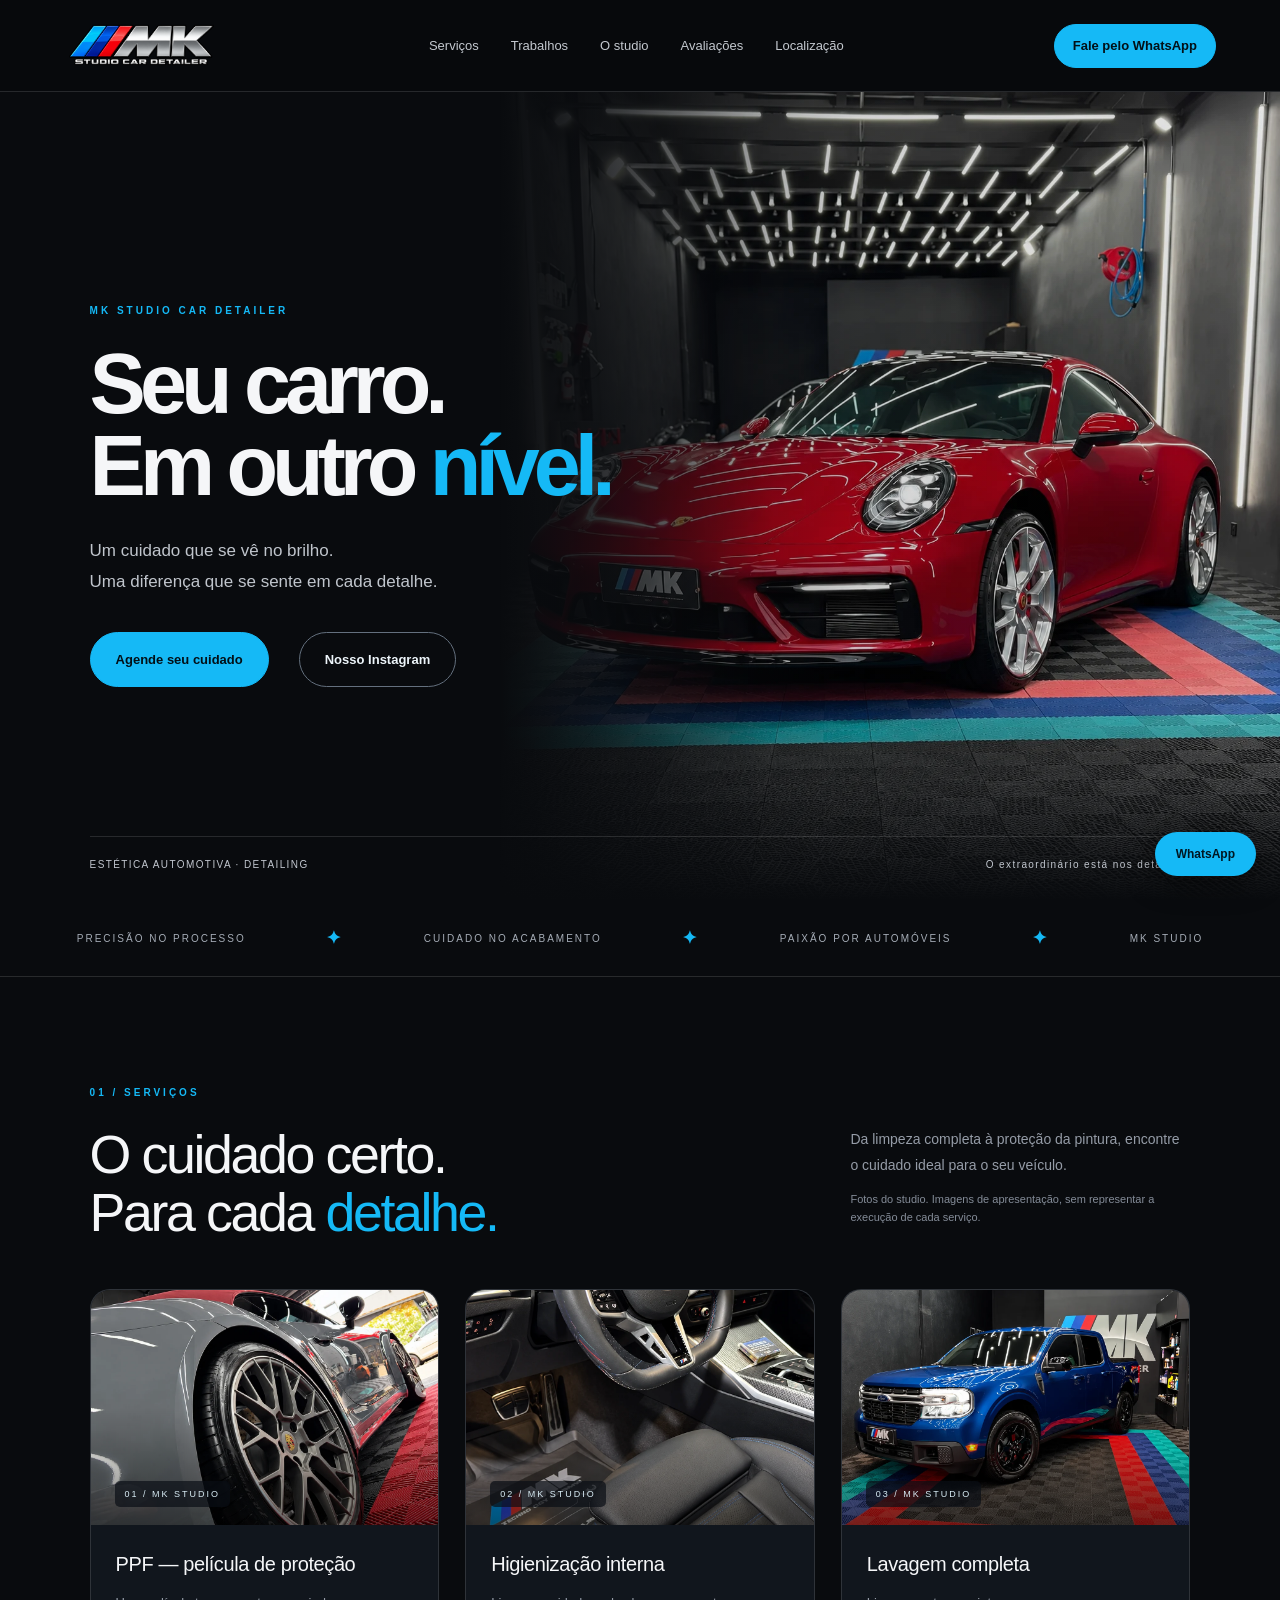
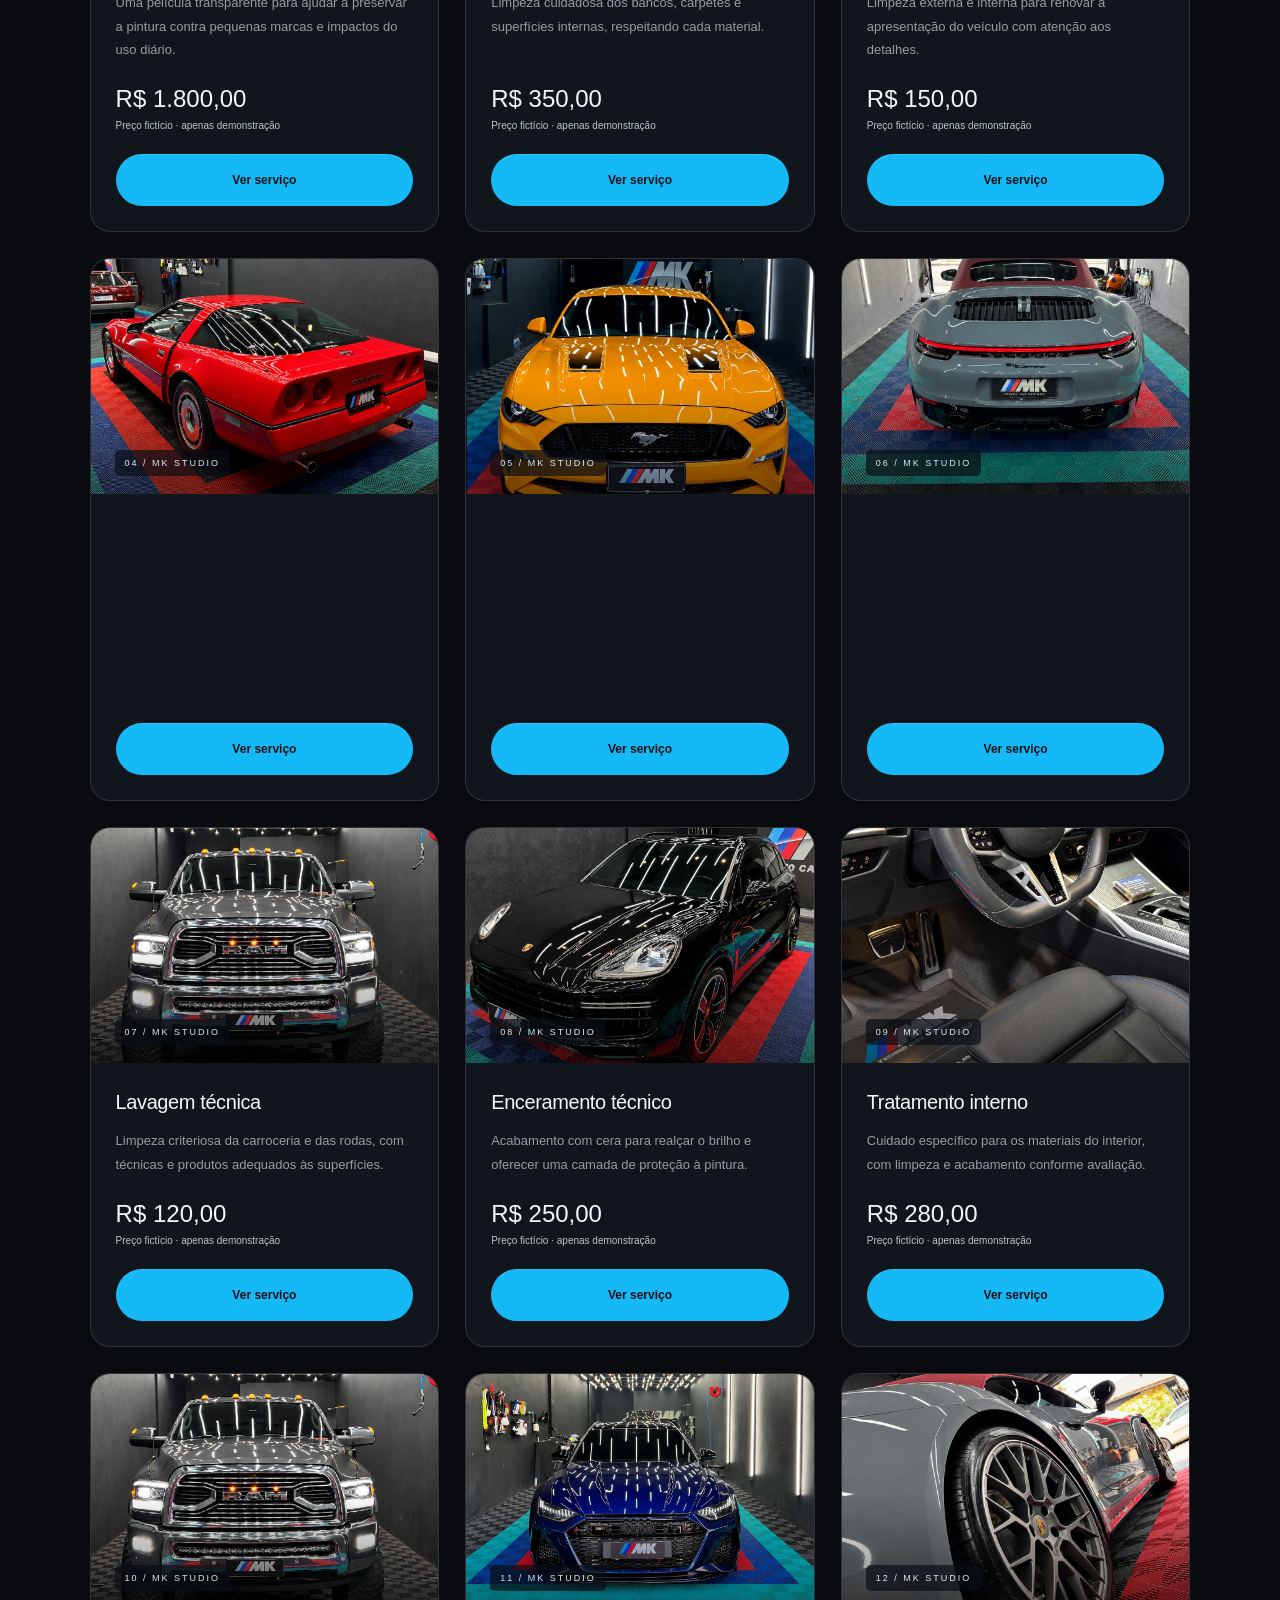
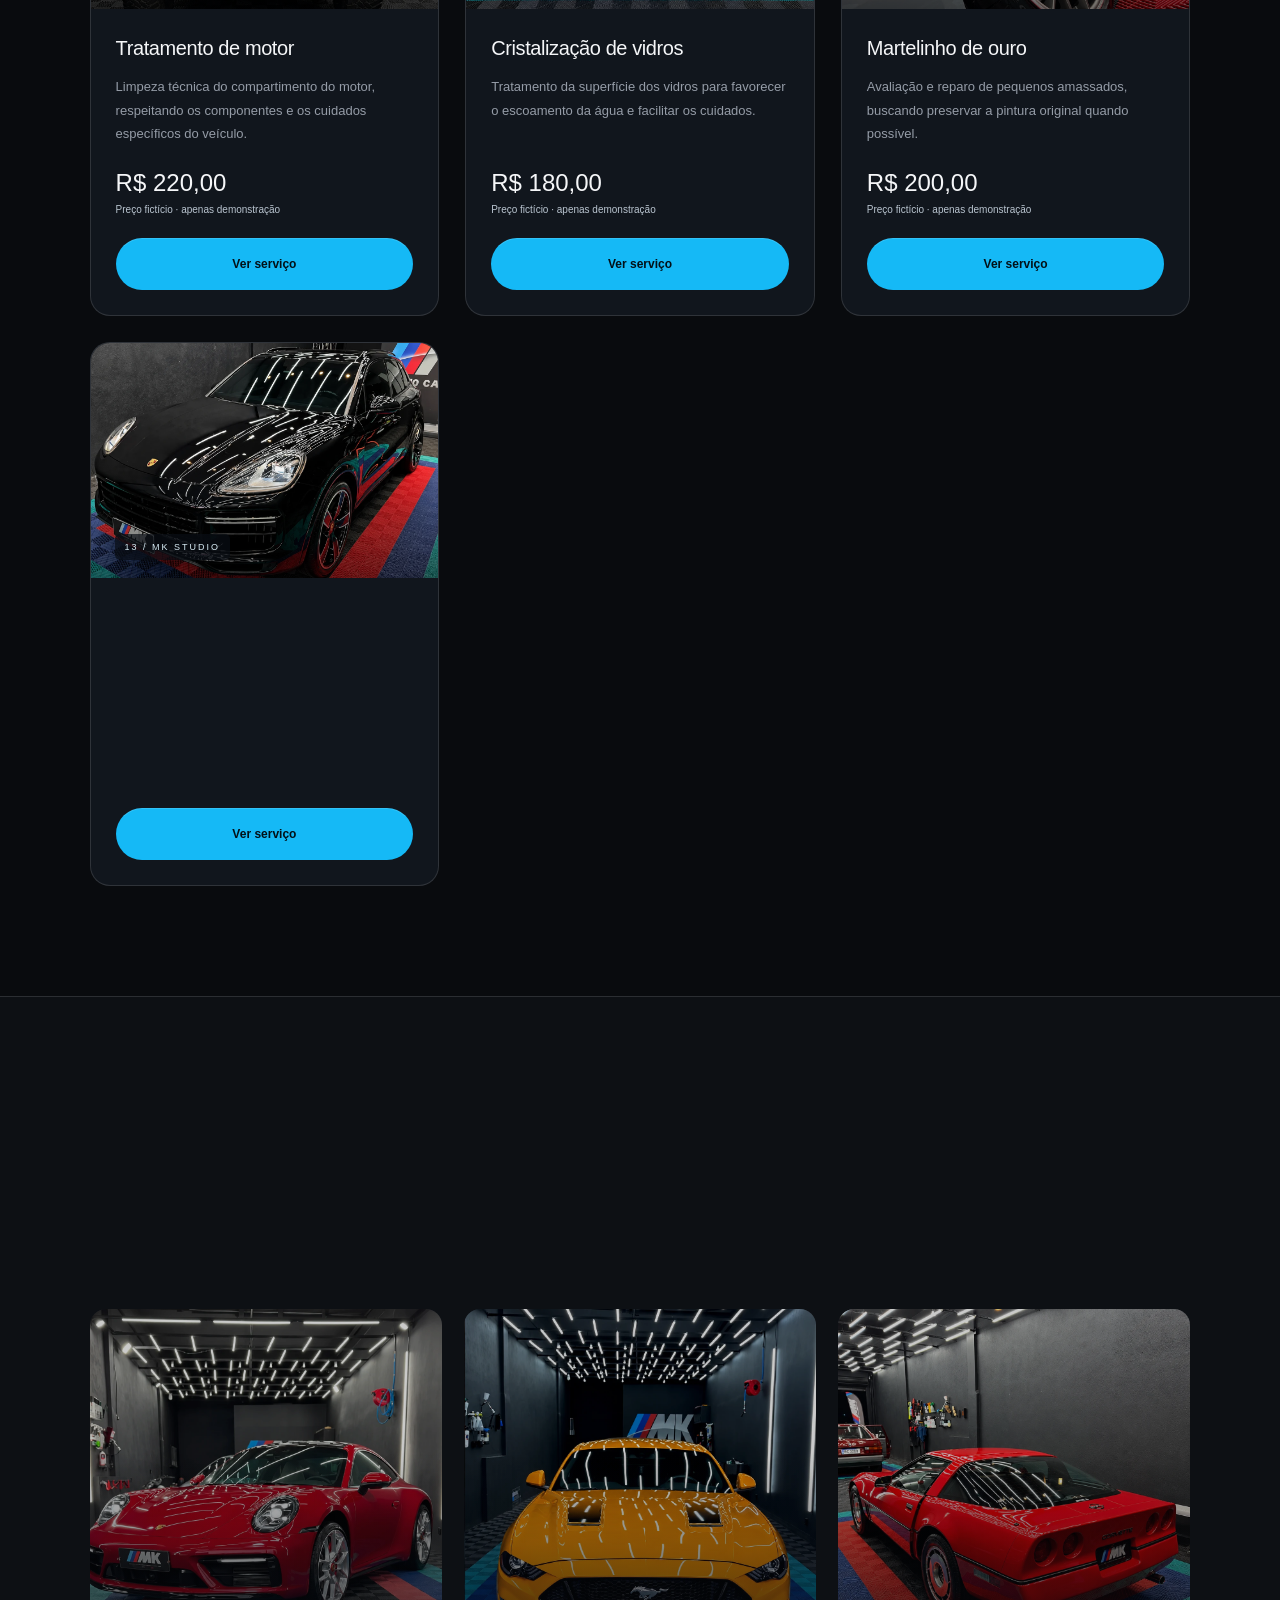
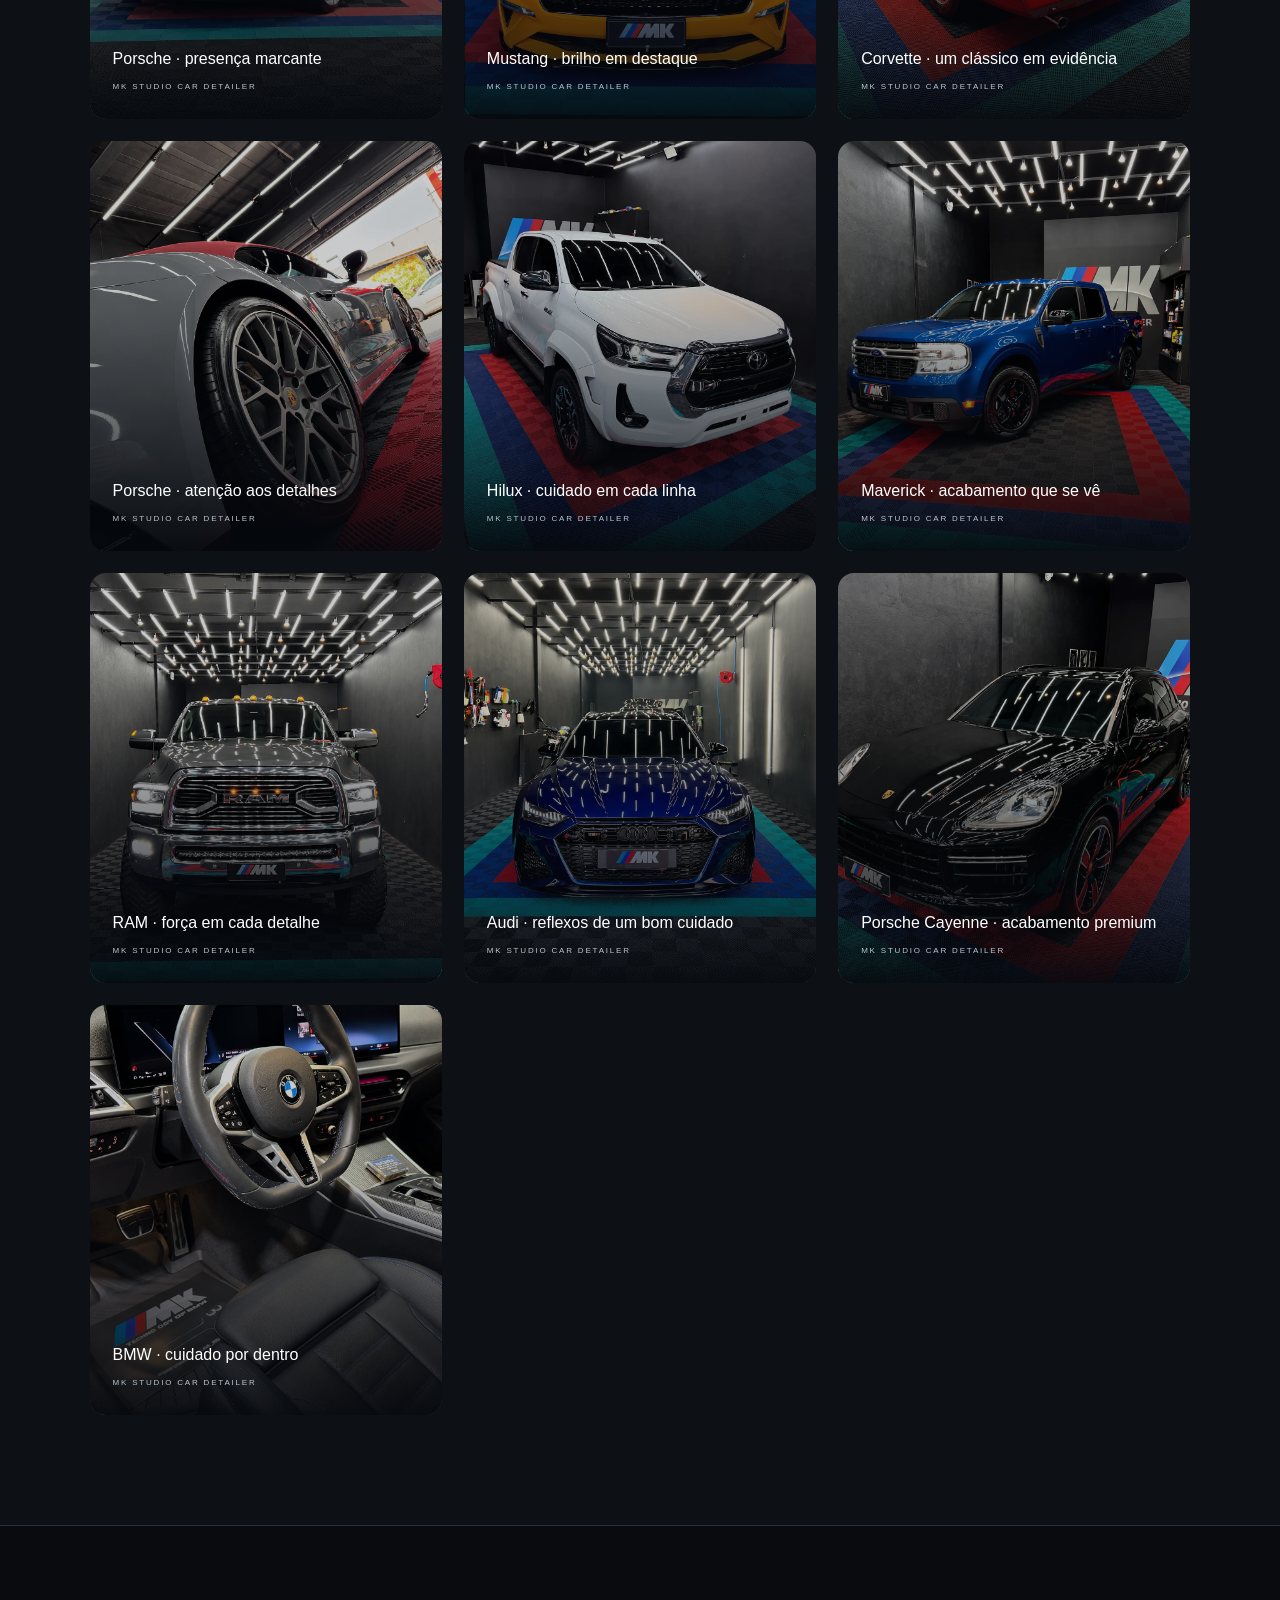
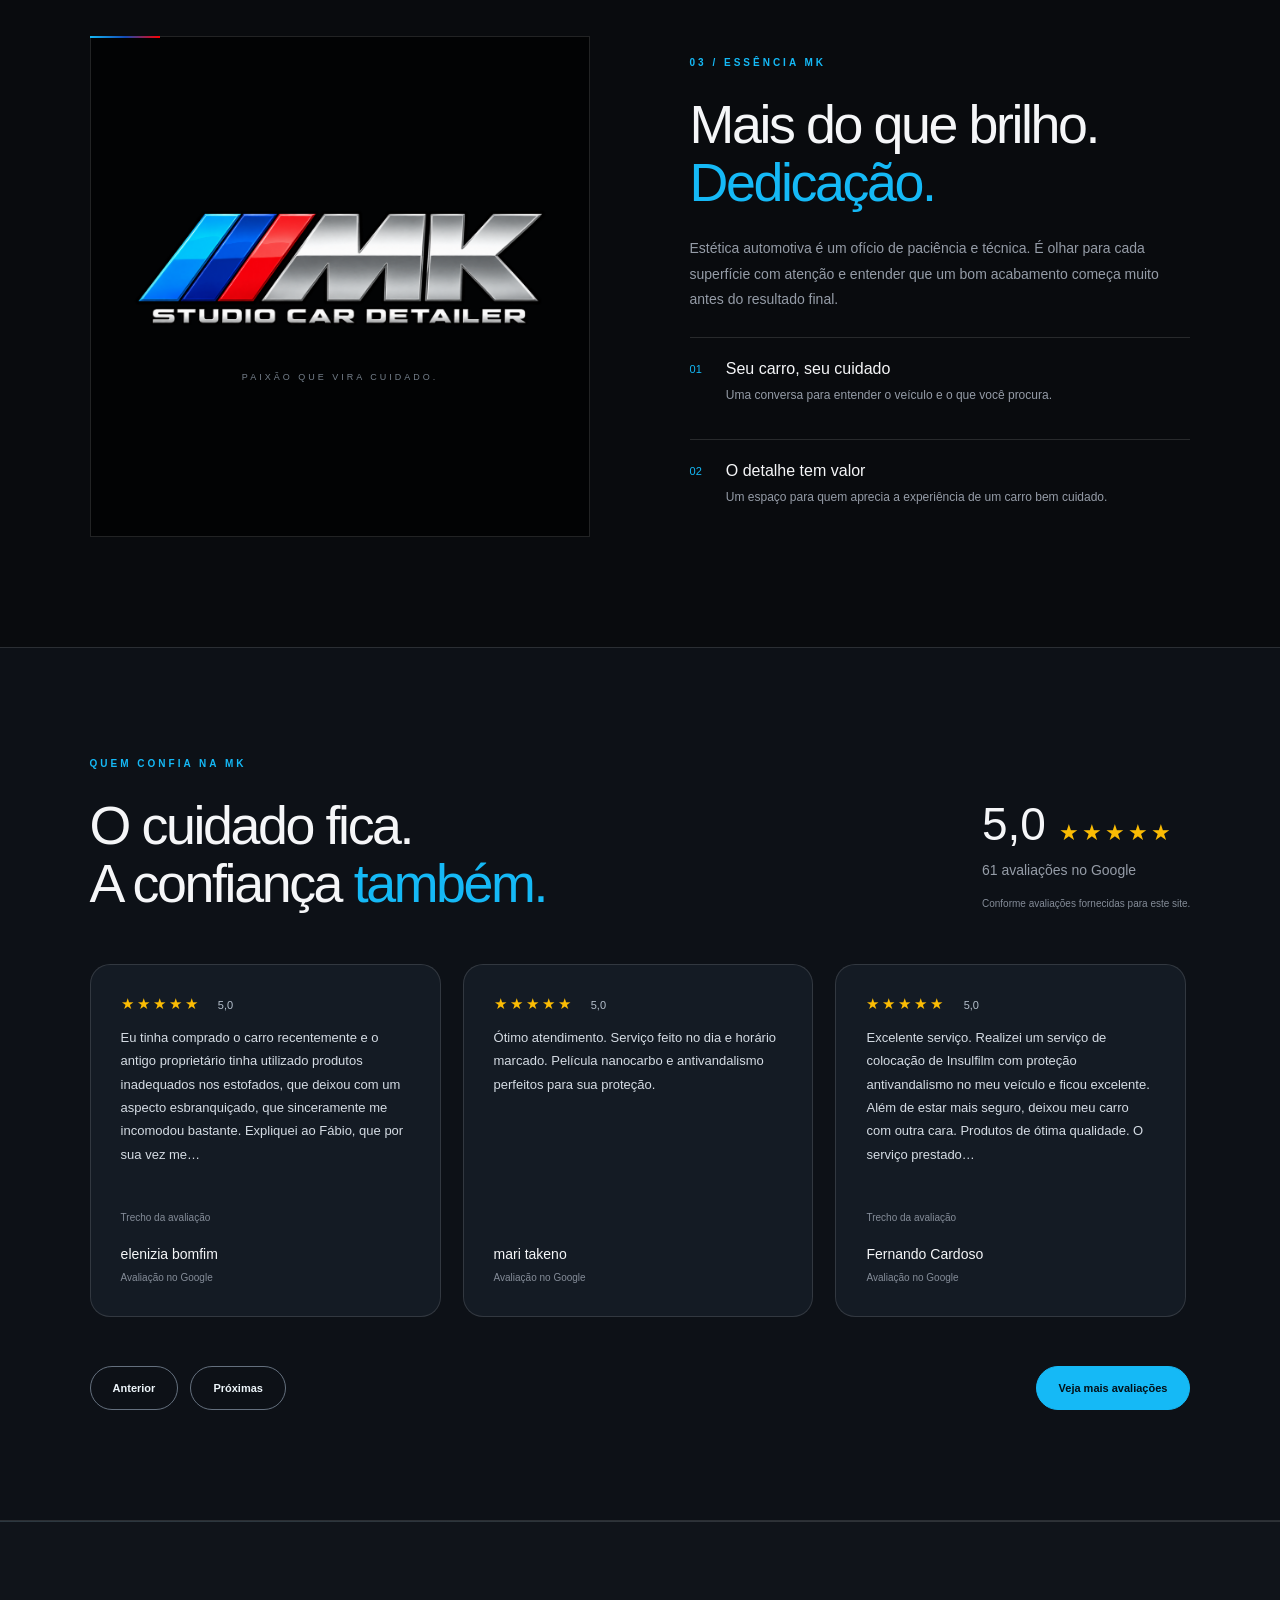
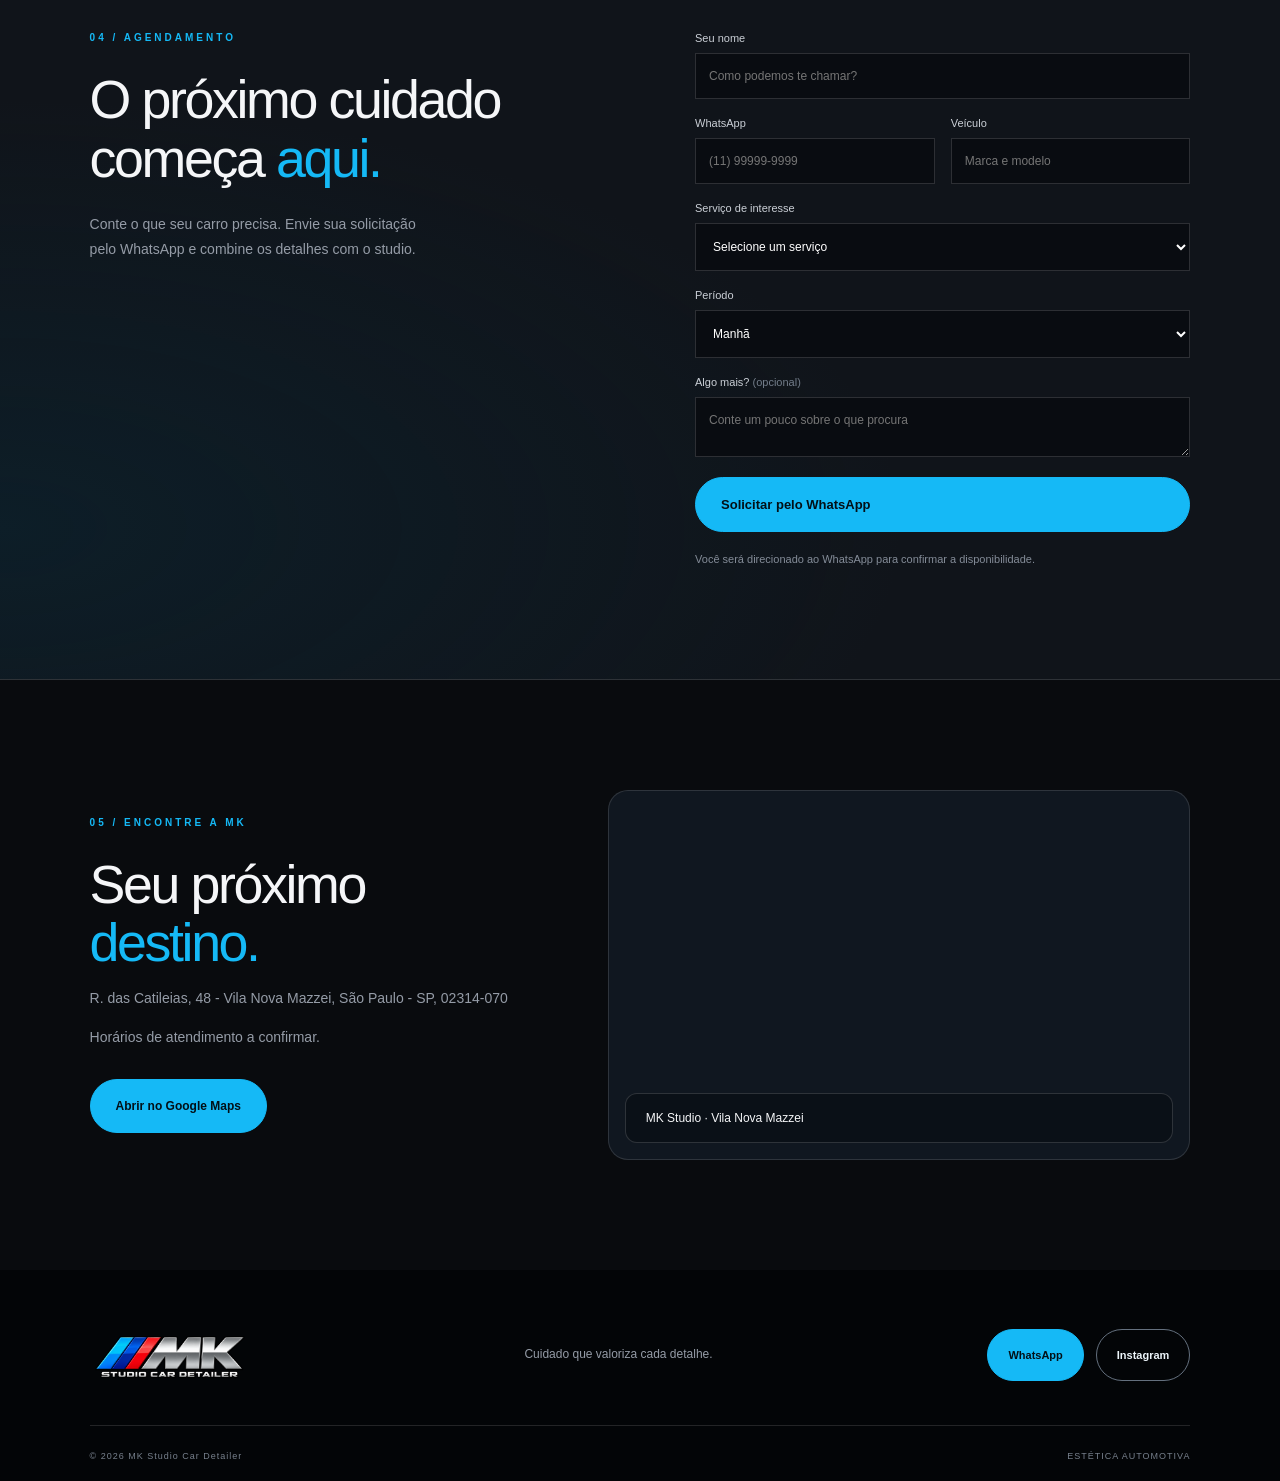
<file: index.html>
<!doctype html><html lang="pt-BR"><head><meta charset="utf-8"><meta name="viewport" content="width=device-width,initial-scale=1"><meta name="theme-color" content="#080a0d"><title>MK Studio Car Detailer | Estética automotiva</title><meta name="description" content="Cuidado automotivo em cada detalhe. Conheça os serviços de estética automotiva da MK Studio Car Detailer e solicite seu agendamento."><link rel="stylesheet" href="style.css"></head><body>
<header><a href="#" aria-label="MK início"><img src="assets/logo-chrome.webp" alt="MK Studio Car Detailer" width="170" height="68"></a><nav aria-label="Menu principal"><a href="#servicos">Serviços</a><a href="#trabalhos">Trabalhos</a><a href="#studio">O studio</a><a href="#avaliacoes">Avaliações</a><a href="#localizacao">Localização</a></nav><a class="button small" href="https://wa.me/5511995097206?text=Ol%C3%A1%21%20Vi%20no%20site%20e%20me%20interessei%20pelo%20servi%C3%A7o%20de%20avalia%C3%A7%C3%A3o%20automotiva.%20Gostaria%20de%20saber%20mais%20e%20solicitar%20um%20or%C3%A7amento%20para%20o%20meu%20ve%C3%ADculo." target="_blank" rel="noopener noreferrer">Fale pelo WhatsApp</a><button class="menu" aria-label="Abrir menu" aria-expanded="false">☰</button></header>
<main><section class="hero"><img class="hero-photo" src="assets/porsche-red.webp" alt="Porsche vermelha no MK Studio Car Detailer" fetchpriority="high" width="1920" height="1280"><div class="hero-shade"></div><div class="hero-copy"><div class="eyebrow"> MK STUDIO CAR DETAILER</div><h1>Seu carro.<br>Em outro <em>nível.</em></h1><p>Um cuidado que se vê no brilho.<br>Uma diferença que se sente em cada detalhe.</p><div class="actions"><a class="button" href="#agendamento">Agende seu cuidado </a><a class="button secondary" href="https://www.instagram.com/mkstudiocar_detailer/" target="_blank" rel="noopener noreferrer">Nosso Instagram</a></div></div><div class="hero-bottom"><span>ESTÉTICA AUTOMOTIVA · DETAILING</span><span>O extraordinário está nos detalhes.</span><a href="#servicos" aria-label="Ver serviços"></a></div></section>
<div class="strip"><span>PRECISÃO NO PROCESSO</span><b>✦</b><span>CUIDADO NO ACABAMENTO</span><b>✦</b><span>PAIXÃO POR AUTOMÓVEIS</span><b>✦</b><span>MK STUDIO</span></div>
<section id="servicos" class="section"><div class="section-heading"><div><div class="eyebrow">01 / SERVIÇOS</div><h2>O cuidado certo.<br>Para cada <em>detalhe.</em></h2></div><p>Da limpeza completa à proteção da pintura, encontre o cuidado ideal para o seu veículo.<small>Fotos do studio. Imagens de apresentação, sem representar a execução de cada serviço.</small></p></div><div class="services"><article><div class="service-photo"><img src="assets/porsche-grey.webp" alt="PPF — película de proteção — foto do studio" loading="lazy" width="800" height="560"><span class="service-badge">01 / MK STUDIO</span></div><div class="service-body"><h3>PPF — película de proteção</h3><p>Uma película transparente para ajudar a preservar a pintura contra pequenas marcas e impactos do uso diário.</p><div class="price"><strong>R$ 1.800,00</strong><small>Preço fictício · apenas demonstração</small></div><a class="button" href="servicos/ppf.html">Ver serviço</a></div></article><article><div class="service-photo"><img src="assets/bmw-interior.webp" alt="Higienização interna — foto do studio" loading="lazy" width="800" height="560"><span class="service-badge">02 / MK STUDIO</span></div><div class="service-body"><h3>Higienização interna</h3><p>Limpeza cuidadosa dos bancos, carpetes e superfícies internas, respeitando cada material.</p><div class="price"><strong>R$ 350,00</strong><small>Preço fictício · apenas demonstração</small></div><a class="button" href="servicos/higienizacao.html">Ver serviço</a></div></article><article><div class="service-photo"><img src="assets/maverick.webp" alt="Lavagem completa — foto do studio" loading="lazy" width="800" height="560"><span class="service-badge">03 / MK STUDIO</span></div><div class="service-body"><h3>Lavagem completa</h3><p>Limpeza externa e interna para renovar a apresentação do veículo com atenção aos detalhes.</p><div class="price"><strong>R$ 150,00</strong><small>Preço fictício · apenas demonstração</small></div><a class="button" href="servicos/lavagem-completa.html">Ver serviço</a></div></article><article><div class="service-photo"><img src="assets/corvette.webp" alt="Polimento técnico — foto do studio" loading="lazy" width="800" height="560"><span class="service-badge">04 / MK STUDIO</span></div><div class="service-body"><h3>Polimento técnico</h3><p>Avaliação e tratamento de imperfeições superficiais para realçar o brilho e a profundidade da pintura.</p><div class="price"><strong>R$ 650,00</strong><small>Preço fictício · apenas demonstração</small></div><a class="button" href="servicos/polimento.html">Ver serviço</a></div></article><article><div class="service-photo"><img src="assets/mustang.webp" alt="Coating cerâmico / vitrificação — foto do studio" loading="lazy" width="800" height="560"><span class="service-badge">05 / MK STUDIO</span></div><div class="service-body"><h3>Coating cerâmico / vitrificação</h3><p>Proteção da pintura que ajuda a manter o brilho e facilita a manutenção do veículo.</p><div class="price"><strong>R$ 1.200,00</strong><small>Preço fictício · apenas demonstração</small></div><a class="button" href="servicos/coating.html">Ver serviço</a></div></article><article><div class="service-photo"><img src="assets/porsche-rear.webp" alt="Detalhamento automotivo — foto do studio" loading="lazy" width="800" height="560"><span class="service-badge">06 / MK STUDIO</span></div><div class="service-body"><h3>Detalhamento automotivo</h3><p>Um cuidado minucioso dos acabamentos e superfícies, planejado para as necessidades do seu carro.</p><div class="price"><strong>R$ 450,00</strong><small>Preço fictício · apenas demonstração</small></div><a class="button" href="servicos/detalhamento.html">Ver serviço</a></div></article><article><div class="service-photo"><img src="assets/ram.webp" alt="Lavagem técnica — foto do studio" loading="lazy" width="800" height="560"><span class="service-badge">07 / MK STUDIO</span></div><div class="service-body"><h3>Lavagem técnica</h3><p>Limpeza criteriosa da carroceria e das rodas, com técnicas e produtos adequados às superfícies.</p><div class="price"><strong>R$ 120,00</strong><small>Preço fictício · apenas demonstração</small></div><a class="button" href="servicos/lavagem-tecnica.html">Ver serviço</a></div></article><article><div class="service-photo"><img src="assets/cayenne.webp" alt="Enceramento técnico — foto do studio" loading="lazy" width="800" height="560"><span class="service-badge">08 / MK STUDIO</span></div><div class="service-body"><h3>Enceramento técnico</h3><p>Acabamento com cera para realçar o brilho e oferecer uma camada de proteção à pintura.</p><div class="price"><strong>R$ 250,00</strong><small>Preço fictício · apenas demonstração</small></div><a class="button" href="servicos/enceramento.html">Ver serviço</a></div></article><article><div class="service-photo"><img src="assets/bmw-interior.webp" alt="Tratamento interno — foto do studio" loading="lazy" width="800" height="560"><span class="service-badge">09 / MK STUDIO</span></div><div class="service-body"><h3>Tratamento interno</h3><p>Cuidado específico para os materiais do interior, com limpeza e acabamento conforme avaliação.</p><div class="price"><strong>R$ 280,00</strong><small>Preço fictício · apenas demonstração</small></div><a class="button" href="servicos/tratamento-interno.html">Ver serviço</a></div></article><article><div class="service-photo"><img src="assets/ram.webp" alt="Tratamento de motor — foto do studio" loading="lazy" width="800" height="560"><span class="service-badge">10 / MK STUDIO</span></div><div class="service-body"><h3>Tratamento de motor</h3><p>Limpeza técnica do compartimento do motor, respeitando os componentes e os cuidados específicos do veículo.</p><div class="price"><strong>R$ 220,00</strong><small>Preço fictício · apenas demonstração</small></div><a class="button" href="servicos/tratamento-motor.html">Ver serviço</a></div></article><article><div class="service-photo"><img src="assets/audi.webp" alt="Cristalização de vidros — foto do studio" loading="lazy" width="800" height="560"><span class="service-badge">11 / MK STUDIO</span></div><div class="service-body"><h3>Cristalização de vidros</h3><p>Tratamento da superfície dos vidros para favorecer o escoamento da água e facilitar os cuidados.</p><div class="price"><strong>R$ 180,00</strong><small>Preço fictício · apenas demonstração</small></div><a class="button" href="servicos/cristalizacao-vidros.html">Ver serviço</a></div></article><article><div class="service-photo"><img src="assets/porsche-grey.webp" alt="Martelinho de ouro — foto do studio" loading="lazy" width="800" height="560"><span class="service-badge">12 / MK STUDIO</span></div><div class="service-body"><h3>Martelinho de ouro</h3><p>Avaliação e reparo de pequenos amassados, buscando preservar a pintura original quando possível.</p><div class="price"><strong>R$ 200,00</strong><small>Preço fictício · apenas demonstração</small></div><a class="button" href="servicos/martelinho.html">Ver serviço</a></div></article><article><div class="service-photo"><img src="assets/cayenne.webp" alt="Insulfilm e película antivandalismo — foto do studio" loading="lazy" width="800" height="560"><span class="service-badge">13 / MK STUDIO</span></div><div class="service-body"><h3>Insulfilm e película antivandalismo</h3><p>Opções de películas para os vidros, com escolha conforme as necessidades do veículo e regras aplicáveis.</p><div class="price"><strong>R$ 700,00</strong><small>Preço fictício · apenas demonstração</small></div><a class="button" href="servicos/peliculas.html">Ver serviço</a></div></article></div></section>
<section id="trabalhos" class="section gallery-section"><div class="section-heading"><div><div class="eyebrow">02 / GALERIA</div><h2>O resultado fala<br>por <em>si mesmo.</em></h2></div><div><p>Um olhar sobre os carros que passam pela MK.</p><small>Veja os detalhes nas fotos do studio.</small></div></div><div class="gallery"><button class="gallery-item" data-image="assets/porsche-red.webp" aria-label="Ampliar foto: Porsche vermelho no studio"><img src="assets/porsche-red.webp" alt="Porsche vermelho no studio" loading="lazy" width="800" height="900"><span><b>Porsche · presença marcante</b><small>MK STUDIO CAR DETAILER</small></span></button><button class="gallery-item" data-image="assets/mustang.webp" aria-label="Ampliar foto: Ford Mustang amarelo"><img src="assets/mustang.webp" alt="Ford Mustang amarelo" loading="lazy" width="800" height="900"><span><b>Mustang · brilho em destaque</b><small>MK STUDIO CAR DETAILER</small></span></button><button class="gallery-item" data-image="assets/corvette.webp" aria-label="Ampliar foto: Chevrolet Corvette vermelho"><img src="assets/corvette.webp" alt="Chevrolet Corvette vermelho" loading="lazy" width="800" height="900"><span><b>Corvette · um clássico em evidência</b><small>MK STUDIO CAR DETAILER</small></span></button><button class="gallery-item" data-image="assets/porsche-grey.webp" aria-label="Ampliar foto: Detalhe da roda e carroceria de um Porsche cinza"><img src="assets/porsche-grey.webp" alt="Detalhe da roda e carroceria de um Porsche cinza" loading="lazy" width="800" height="900"><span><b>Porsche · atenção aos detalhes</b><small>MK STUDIO CAR DETAILER</small></span></button><button class="gallery-item" data-image="assets/hilux.webp" aria-label="Ampliar foto: Toyota Hilux branca"><img src="assets/hilux.webp" alt="Toyota Hilux branca" loading="lazy" width="800" height="900"><span><b>Hilux · cuidado em cada linha</b><small>MK STUDIO CAR DETAILER</small></span></button><button class="gallery-item" data-image="assets/maverick.webp" aria-label="Ampliar foto: Ford Maverick azul"><img src="assets/maverick.webp" alt="Ford Maverick azul" loading="lazy" width="800" height="900"><span><b>Maverick · acabamento que se vê</b><small>MK STUDIO CAR DETAILER</small></span></button><button class="gallery-item" data-image="assets/ram.webp" aria-label="Ampliar foto: RAM · força em cada detalhe"><img src="assets/ram.webp" alt="RAM · força em cada detalhe" loading="lazy" width="800" height="900"><span><b>RAM · força em cada detalhe</b><small>MK STUDIO CAR DETAILER</small></span></button><button class="gallery-item" data-image="assets/audi.webp" aria-label="Ampliar foto: Audi · reflexos de um bom cuidado"><img src="assets/audi.webp" alt="Audi · reflexos de um bom cuidado" loading="lazy" width="800" height="900"><span><b>Audi · reflexos de um bom cuidado</b><small>MK STUDIO CAR DETAILER</small></span></button><button class="gallery-item" data-image="assets/cayenne.webp" aria-label="Ampliar foto: Porsche Cayenne · acabamento premium"><img src="assets/cayenne.webp" alt="Porsche Cayenne · acabamento premium" loading="lazy" width="800" height="900"><span><b>Porsche Cayenne · acabamento premium</b><small>MK STUDIO CAR DETAILER</small></span></button><button class="gallery-item" data-image="assets/bmw-interior.webp" aria-label="Ampliar foto: BMW · cuidado por dentro"><img src="assets/bmw-interior.webp" alt="BMW · cuidado por dentro" loading="lazy" width="800" height="900"><span><b>BMW · cuidado por dentro</b><small>MK STUDIO CAR DETAILER</small></span></button></div></section>
<section class="studio section" id="studio"><div class="studio-brand"><img src="assets/logo-chrome.webp" alt="MK Studio Car Detailer" width="660" height="390"><span>PAIXÃO QUE VIRA CUIDADO.</span></div><div><div class="eyebrow">03 / ESSÊNCIA MK</div><h2>Mais do que brilho.<br><em>Dedicação.</em></h2><p>Estética automotiva é um ofício de paciência e técnica. É olhar para cada superfície com atenção e entender que um bom acabamento começa muito antes do resultado final.</p><div class="principle"><span>01</span><div><h3>Seu carro, seu cuidado</h3><p>Uma conversa para entender o veículo e o que você procura.</p></div></div><div class="principle"><span>02</span><div><h3>O detalhe tem valor</h3><p>Um espaço para quem aprecia a experiência de um carro bem cuidado.</p></div></div></div></section>
<section id="avaliacoes" class="section reviews-section"><div class="section-heading"><div><div class="eyebrow">QUEM CONFIA NA MK</div><h2>O cuidado fica.<br>A confiança <em>também.</em></h2></div><div class="google-rating"><strong>5,0 <span>★★★★★</span></strong><p>61 avaliações no Google</p><small>Conforme avaliações fornecidas para este site.</small></div></div><div class="reviews-track" tabindex="0" aria-label="Carrossel de avaliações, deslize para navegar"><article class="review-card" aria-label="Avaliação 1 de 14"><div class="stars" aria-label="5 de 5 estrelas">★★★★★ <span>5,0</span></div><p>Eu tinha comprado o carro recentemente e o antigo proprietário tinha utilizado produtos inadequados nos estofados, que deixou com um aspecto esbranquiçado, que sinceramente me incomodou bastante. Expliquei ao Fábio, que por sua vez me…</p><small>Trecho da avaliação</small><h3>elenizia bomfim</h3><small>Avaliação no Google</small></article><article class="review-card" aria-label="Avaliação 2 de 14"><div class="stars" aria-label="5 de 5 estrelas">★★★★★ <span>5,0</span></div><p>Ótimo atendimento. Serviço feito no dia e horário marcado. Película nanocarbo e antivandalismo perfeitos para sua proteção.</p><h3>mari takeno</h3><small>Avaliação no Google</small></article><article class="review-card" aria-label="Avaliação 3 de 14"><div class="stars" aria-label="5 de 5 estrelas">★★★★★ <span>5,0</span></div><p>Excelente serviço. Realizei um serviço de colocação de Insulfilm com proteção antivandalismo no meu veículo e ficou excelente. Além de estar mais seguro, deixou meu carro com outra cara. Produtos de ótima qualidade. O serviço prestado…</p><small>Trecho da avaliação</small><h3>Fernando Cardoso</h3><small>Avaliação no Google</small></article><article class="review-card" aria-label="Avaliação 4 de 14"><div class="stars" aria-label="5 de 5 estrelas">★★★★★ <span>5,0</span></div><p>Polimento técnico sensacional! Meu carro estava bem castigado pelas viagens, estrada e riscos do dia a dia, e o resultado ficou incrível. Dá até outra autoestima ver o carro assim novamente. Muito obrigado ao Fábio pelo cuidado e capricho do início ao fim. Com certeza voltarei e recomendo demais! Forte abraço.</p><h3>Roberto Brandi</h3><small>Avaliação no Google</small></article><article class="review-card" aria-label="Avaliação 5 de 14"><div class="stars" aria-label="5 de 5 estrelas">★★★★★ <span>5,0</span></div><p>Realizei o serviço de vitrificação no meu veículo e tive uma ótima experiência. Além da vitrificação é realizado uma lavagem técnica e toda a preparação do carro antes da aplicação do vitrificador.…</p><small>Trecho da avaliação</small><h3>Vitor Hugo Marques Da Silva</h3><small>Avaliação no Google</small></article><article class="review-card" aria-label="Avaliação 6 de 14"><div class="stars" aria-label="5 de 5 estrelas">★★★★★ <span>5,0</span></div><p>Atendimento impecável do Fábio. Atencioso, explicou todos os benefícios do procedimento de vitrificação. O trabalho ficou muito bom. Mesmo sendo um veículo 0km é visível o que o procedimento faz. Recomendo 100%</p><h3>João Augusto Alves Ferreira</h3><small>Avaliação no Google</small></article><article class="review-card" aria-label="Avaliação 7 de 14"><div class="stars" aria-label="5 de 5 estrelas">★★★★★ <span>5,0</span></div><p>Serviço excelente! Fiz polimento e vitrificação, e não poderia ter saído melhor! Recomendo fortemente a MK Studio</p><h3>Renan Orlando Low</h3><small>Avaliação no Google</small></article><article class="review-card" aria-label="Avaliação 8 de 14"><div class="stars" aria-label="5 de 5 estrelas">★★★★★ <span>5,0</span></div><p>Trabalho impecável! Total cuidado em todos os detalhes do carro. Atendimento excelente, serviço rápido e resultado acima do esperado.</p><h3>Vinicius Vieira</h3><small>Avaliação no Google</small></article><article class="review-card" aria-label="Avaliação 9 de 14"><div class="stars" aria-label="5 de 5 estrelas">★★★★★ <span>5,0</span></div><p>Conheci o MK Studio Car Detailer por indicação de uma amiga, ótimo atendimento, serviço e preço. Fui para lavar o carro e acabei contratando também polimento e instalação do insulfilme, tamanho a qualidade dos serviços. Super recomendo! Obrigada Fabio pelos serviços e atendimento. Sucesso para você! 🙌🏼👏🏻</p><small>Trecho da avaliação</small><h3>Flávia Souza</h3><small>Avaliação no Google</small></article><article class="review-card" aria-label="Avaliação 10 de 14"><div class="stars" aria-label="5 de 5 estrelas">★★★★★ <span>5,0</span></div><p>Melhor lugar para quem gosta de atendimento top, produtos de melhor qualidade e claro o melhor serviço. Da de 1000 a 0 em qualquer concessionária. Fabio arrasa demais.</p><h3>Clarice Agrelli</h3><small>Avaliação no Google</small></article><article class="review-card" aria-label="Avaliação 11 de 14"><div class="stars" aria-label="5 de 5 estrelas">★★★★★ <span>5,0</span></div><p>Explicação e serviço extremamente perfeitos, fiz vitrificação e limpeza interna do carro e parecia q tinha tirado ele da concessionária. Otimo serviço!!</p><h3>Pablo Melo</h3><small>Avaliação no Google</small></article><article class="review-card" aria-label="Avaliação 12 de 14"><div class="stars" aria-label="5 de 5 estrelas">★★★★★ <span>5,0</span></div><p>Fabio é um excelente profissional, serviço nota mil, já lavei com ele, já coloquei Insulfilm, já coloquei PPF em todas as vezes sai satisfeito com o serviço. Indico a conhecerem.</p><h3>Rene Gramani</h3><small>Avaliação no Google</small></article><article class="review-card" aria-label="Avaliação 13 de 14"><div class="stars" aria-label="5 de 5 estrelas">★★★★★ <span>5,0</span></div><p>Atendimento excelente. Fabio gente boa e ótimo profissional. Virei cliente!</p><h3>Rodrigo de Oliveira Martins</h3><small>Avaliação no Google</small></article><article class="review-card" aria-label="Avaliação 14 de 14"><div class="stars" aria-label="5 de 5 estrelas">★★★★★ <span>5,0</span></div><p>Atendimento incrível e serviço impecável! São muito atenciosos e atentos aos detalhes, tenho dois filhos pequenos e o carro sai da MK Studio parecendo carro novo, limpissimo por dentro e por fora, e com cheirinho de carro novo. Super recomendo!!!</p><h3>MG Fotografar</h3><small>Avaliação no Google</small></article></div><div class="review-controls"><div><button class="button secondary" id="review-prev" aria-label="Mostrar avaliações anteriores">Anterior</button><button class="button secondary" id="review-next" aria-label="Mostrar próximas avaliações">Próximas</button></div><a class="button" href="https://www.google.com/maps/place/Est%C3%A9tica+Automotiva+-+MK+Studio+Car+Detailer/@-23.4610544,-46.5973789,17z/data=!4m8!3m7!1s0x94cef7b919dd204b:0x4e0d4d2760c0baa4!8m2!3d-23.4610544!4d-46.5973789!9m1!1b1!16s%2Fg%2F11rkk2vz08?entry=ttu&g_ep=EgoyMDI2MTAxOC4wIKXMDSoASAFQAw%3D%3D" target="_blank" rel="noopener noreferrer">Veja mais avaliações</a></div></section><section id="agendamento" class="section booking"><div><div class="eyebrow">04 / AGENDAMENTO</div><h2>O próximo cuidado<br>começa <em>aqui.</em></h2><p>Conte o que seu carro precisa. Envie sua solicitação pelo WhatsApp e combine os detalhes com o studio.</p><div class="booking-note"><p>O envio é uma solicitação.<br>A disponibilidade será combinada pelo WhatsApp.</p></div></div><form id="booking-form"><label>Seu nome<input name="name" required autocomplete="name" placeholder="Como podemos te chamar?" maxlength="100"></label><div class="form-row"><label>WhatsApp<input name="phone" type="tel" required autocomplete="tel" placeholder="(11) 99999-9999" minlength="10" maxlength="22"></label><label>Veículo<input name="car" required placeholder="Marca e modelo" maxlength="100"></label></div><label>Serviço de interesse<select name="service" id="service" required><option value="">Selecione um serviço</option><option>PPF — película de proteção</option><option>Higienização interna</option><option>Lavagem completa</option><option>Polimento técnico</option><option>Coating cerâmico / vitrificação</option><option>Detalhamento automotivo</option><option>Lavagem técnica</option><option>Enceramento técnico</option><option>Tratamento interno</option><option>Tratamento de motor</option><option>Cristalização de vidros</option><option>Martelinho de ouro</option><option>Insulfilm e película antivandalismo</option><option>Quero uma avaliação</option></select></label><div><label>Período<select name="period"><option>Manhã</option><option>Tarde</option><option>A combinar</option></select></label></div><label>Algo mais? <span class="optional">(opcional)</span><textarea name="notes" rows="2" placeholder="Conte um pouco sobre o que procura" maxlength="1000"></textarea></label><button class="button" type="submit">Solicitar pelo WhatsApp </button><small id="form-status" role="status">Converse diretamente com a MK pelo WhatsApp.</small></form></section>
<section id="localizacao" class="section location"><div><div class="eyebrow">05 / ENCONTRE A MK</div><h2>Seu próximo<br><em>destino.</em></h2><p id="address">R. das Catileias, 48 - Vila Nova Mazzei, São Paulo - SP, 02314-070</p><p id="hours">Horários de atendimento a confirmar.</p><a class="button maps-link" id="maps" href="https://www.google.com/maps/search/?api=1&query=R.%20das%20Catileias%2C%2048%20-%20Vila%20Nova%20Mazzei%2C%20S%C3%A3o%20Paulo%20-%20SP%2C%2002314-070" target="_blank" rel="noopener noreferrer">Abrir no Google Maps </a></div><div class="location-art"><iframe title="Localização da MK Studio Car Detailer" src="https://www.google.com/maps?q=R.%20das%20Catileias%2C%2048%20-%20Vila%20Nova%20Mazzei%2C%20S%C3%A3o%20Paulo%20-%20SP%2C%2002314-070&amp;output=embed" loading="lazy" referrerpolicy="no-referrer-when-downgrade" allowfullscreen></iframe><a href="https://www.google.com/maps/search/?api=1&query=R.%20das%20Catileias%2C%2048%20-%20Vila%20Nova%20Mazzei%2C%20S%C3%A3o%20Paulo%20-%20SP%2C%2002314-070" target="_blank" rel="noopener noreferrer" class="map-caption">MK Studio · Vila Nova Mazzei </a></div></section>
</main><footer><img src="assets/logo-chrome.webp" alt="MK Studio Car Detailer" width="160" height="80"><p>Cuidado que valoriza cada detalhe.</p><div class="social-links"><a class="button" href="https://wa.me/5511995097206" target="_blank" rel="noopener noreferrer">WhatsApp</a><a class="button secondary" href="https://www.instagram.com/mkstudiocar_detailer/" target="_blank" rel="noopener noreferrer">Instagram</a></div><div class="footer-bottom"><span>© <span id="year"></span> MK Studio Car Detailer</span><span>ESTÉTICA AUTOMOTIVA</span></div></footer><a class="floating" href="https://wa.me/5511995097206" target="_blank" rel="noopener noreferrer" aria-label="Conversar com a MK pelo WhatsApp">WhatsApp</a>
<dialog id="lightbox"><button class="close" aria-label="Fechar imagem">×</button><img alt="Imagem ilustrativa ampliada"></dialog><dialog id="request"><button class="close" aria-label="Fechar solicitação">×</button><div class="eyebrow">SUA SOLICITAÇÃO</div><h3>Quase tudo pronto.</h3><p>O contato do studio ainda está em configuração. Copie sua mensagem para enviar quando tiver o número.</p><textarea readonly aria-label="Mensagem de agendamento" rows="10"></textarea><button class="button" id="copy">Copiar mensagem</button><small role="status" id="copy-status"></small></dialog><script src="app.js" defer></script><script src="motion.js" defer></script></body></html>
</file>
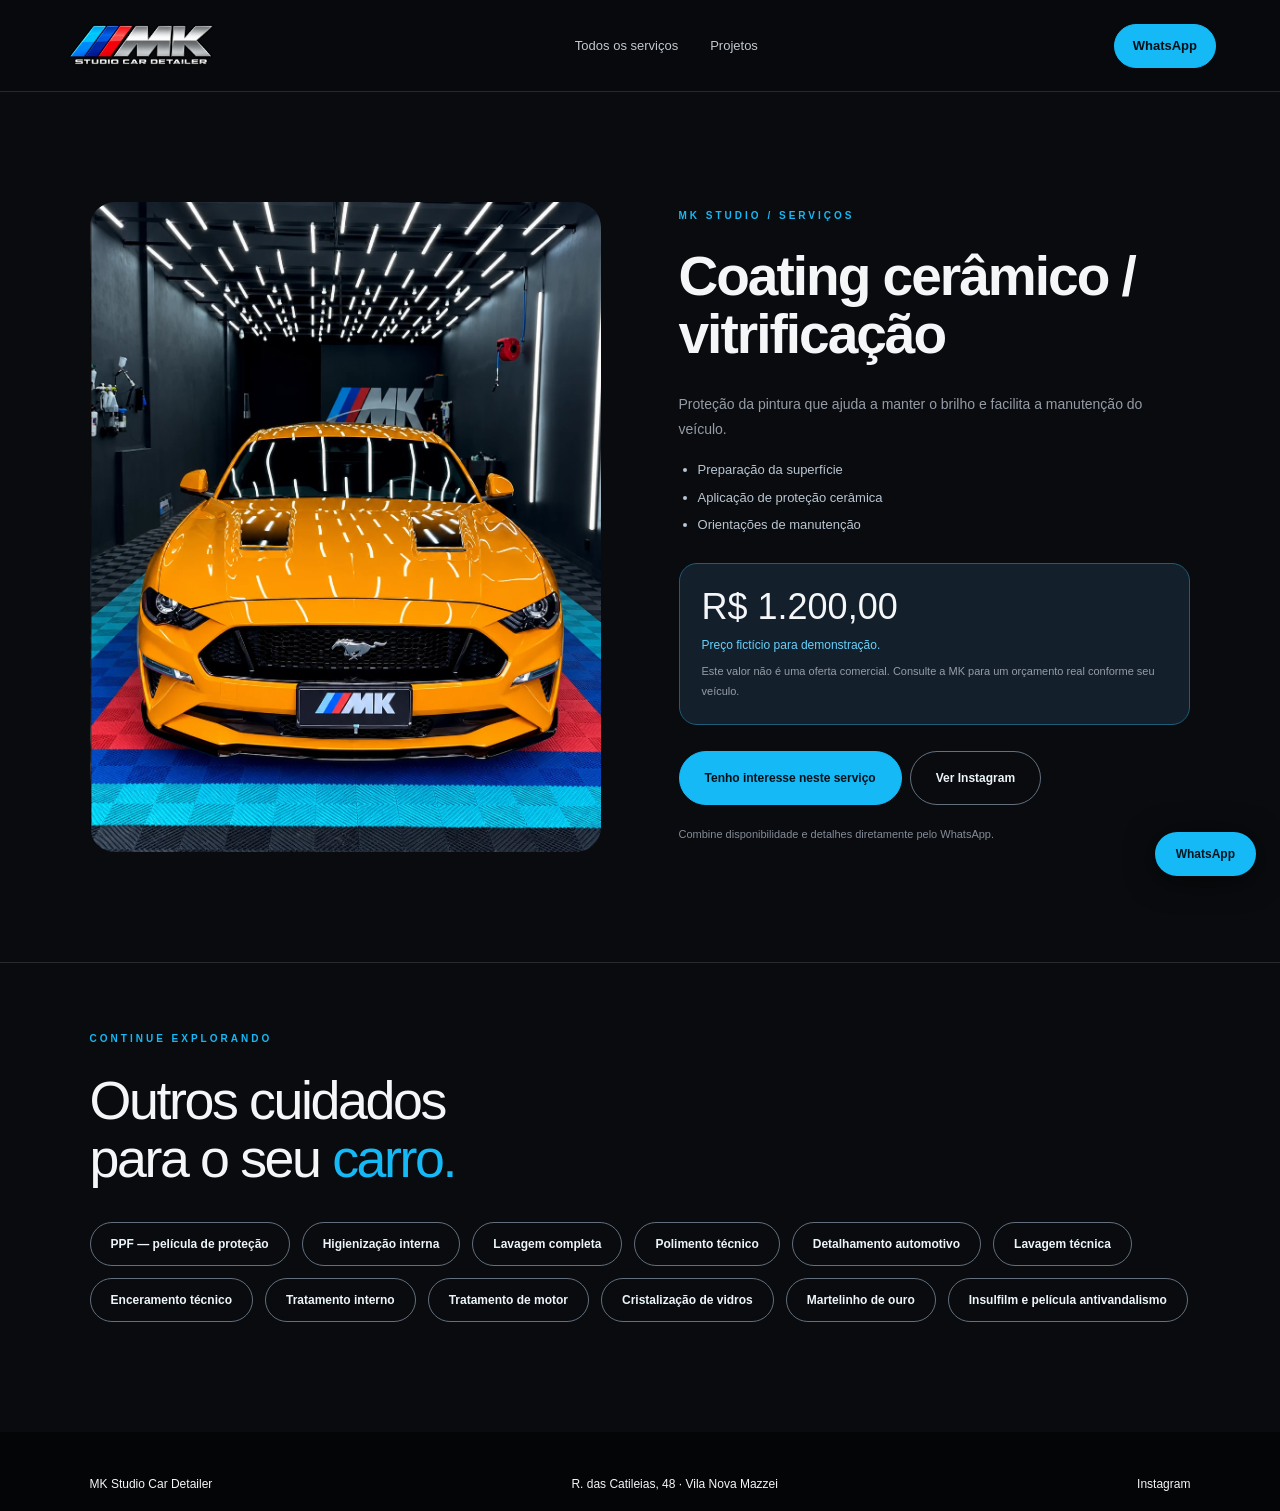
<file: servicos/coating.html>
<!doctype html><html lang="pt-BR"><head><meta charset="utf-8"><meta name="viewport" content="width=device-width,initial-scale=1"><meta name="theme-color" content="#090b0e"><title>Coating cerâmico / vitrificação | MK Studio Car Detailer</title><meta name="description" content="Proteção da pintura que ajuda a manter o brilho e facilita a manutenção do veículo."><link rel="stylesheet" href="../style.css"></head><body><header><a href="../index.html" aria-label="MK início"><img src="../assets/logo-chrome.webp" alt="MK Studio Car Detailer" width="155" height="74"></a><nav aria-label="Navegação do serviço"><a href="../index.html#servicos">Todos os serviços</a><a href="../index.html#trabalhos">Projetos</a></nav><a class="button small" href="https://wa.me/5511995097206" target="_blank" rel="noopener noreferrer">WhatsApp</a></header><main><section class="section service-detail"><div class="service-detail-image"><img src="../assets/mustang.webp" alt="Coating cerâmico / vitrificação — foto do studio" width="900" height="1000"></div><div><div class="eyebrow">MK STUDIO / SERVIÇOS</div><h1>Coating cerâmico / vitrificação</h1><p>Proteção da pintura que ajuda a manter o brilho e facilita a manutenção do veículo.</p><ul><li>Preparação da superfície</li><li>Aplicação de proteção cerâmica</li><li>Orientações de manutenção</li></ul><div class="detail-price"><strong>R$ 1.200,00</strong><span>Preço fictício para demonstração.</span><p>Este valor não é uma oferta comercial. Consulte a MK para um orçamento real conforme seu veículo.</p></div><a class="button" href="https://wa.me/5511995097206?text=Ol%C3%A1%21%20Vi%20no%20site%20e%20me%20interessei%20pelo%20servi%C3%A7o%20de%20Coating%20cer%C3%A2mico%20/%20vitrifica%C3%A7%C3%A3o.%20Gostaria%20de%20saber%20mais%20e%20solicitar%20um%20or%C3%A7amento%20para%20o%20meu%20ve%C3%ADculo." target="_blank" rel="noopener noreferrer">Tenho interesse neste serviço</a><a class="button secondary" href="https://www.instagram.com/mkstudiocar_detailer/" target="_blank" rel="noopener noreferrer">Ver Instagram</a><small>Combine disponibilidade e detalhes diretamente pelo WhatsApp.</small></div></section><section class="section other-services"><div class="eyebrow">CONTINUE EXPLORANDO</div><h2>Outros cuidados<br>para o seu <em>carro.</em></h2><div class="service-tabs"><a class="button secondary" href="ppf.html">PPF — película de proteção</a><a class="button secondary" href="higienizacao.html">Higienização interna</a><a class="button secondary" href="lavagem-completa.html">Lavagem completa</a><a class="button secondary" href="polimento.html">Polimento técnico</a><a class="button secondary" href="detalhamento.html">Detalhamento automotivo</a><a class="button secondary" href="lavagem-tecnica.html">Lavagem técnica</a><a class="button secondary" href="enceramento.html">Enceramento técnico</a><a class="button secondary" href="tratamento-interno.html">Tratamento interno</a><a class="button secondary" href="tratamento-motor.html">Tratamento de motor</a><a class="button secondary" href="cristalizacao-vidros.html">Cristalização de vidros</a><a class="button secondary" href="martelinho.html">Martelinho de ouro</a><a class="button secondary" href="peliculas.html">Insulfilm e película antivandalismo</a></div></section></main><footer><a href="../index.html">MK Studio Car Detailer</a><a href="../index.html#localizacao">R. das Catileias, 48 · Vila Nova Mazzei</a><a href="https://www.instagram.com/mkstudiocar_detailer/" target="_blank" rel="noopener noreferrer">Instagram</a></footer><a class="floating" href="https://wa.me/5511995097206?text=Ol%C3%A1%21%20Vi%20no%20site%20e%20me%20interessei%20pelo%20servi%C3%A7o%20de%20Coating%20cer%C3%A2mico%20/%20vitrifica%C3%A7%C3%A3o.%20Gostaria%20de%20saber%20mais%20e%20solicitar%20um%20or%C3%A7amento%20para%20o%20meu%20ve%C3%ADculo." target="_blank" rel="noopener noreferrer">WhatsApp</a><script src="../motion.js" defer></script></body></html>
</file>
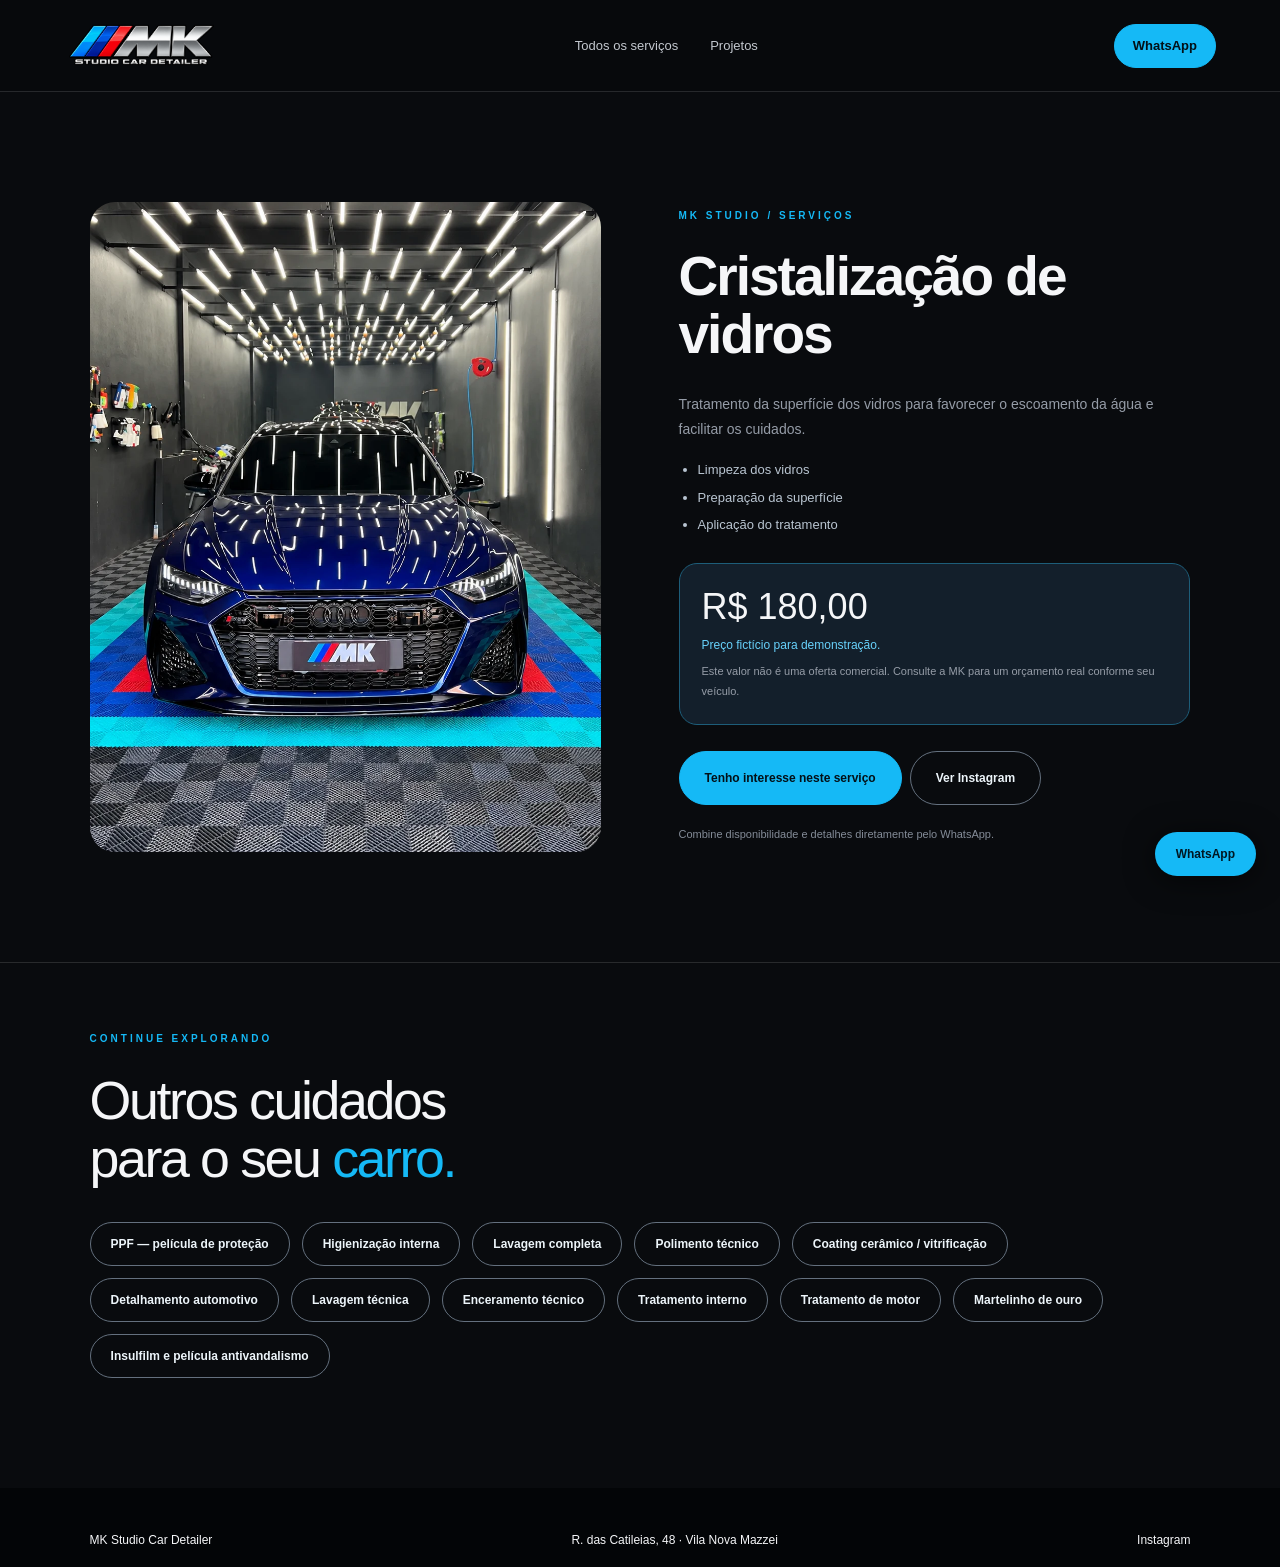
<file: servicos/cristalizacao-vidros.html>
<!doctype html><html lang="pt-BR"><head><meta charset="utf-8"><meta name="viewport" content="width=device-width,initial-scale=1"><meta name="theme-color" content="#090b0e"><title>Cristalização de vidros | MK Studio Car Detailer</title><meta name="description" content="Tratamento da superfície dos vidros para favorecer o escoamento da água e facilitar os cuidados."><link rel="stylesheet" href="../style.css"></head><body><header><a href="../index.html" aria-label="MK início"><img src="../assets/logo-chrome.webp" alt="MK Studio Car Detailer" width="155" height="74"></a><nav aria-label="Navegação do serviço"><a href="../index.html#servicos">Todos os serviços</a><a href="../index.html#trabalhos">Projetos</a></nav><a class="button small" href="https://wa.me/5511995097206" target="_blank" rel="noopener noreferrer">WhatsApp</a></header><main><section class="section service-detail"><div class="service-detail-image"><img src="../assets/audi.webp" alt="Cristalização de vidros — foto do studio" width="900" height="1000"></div><div><div class="eyebrow">MK STUDIO / SERVIÇOS</div><h1>Cristalização de vidros</h1><p>Tratamento da superfície dos vidros para favorecer o escoamento da água e facilitar os cuidados.</p><ul><li>Limpeza dos vidros</li><li>Preparação da superfície</li><li>Aplicação do tratamento</li></ul><div class="detail-price"><strong>R$ 180,00</strong><span>Preço fictício para demonstração.</span><p>Este valor não é uma oferta comercial. Consulte a MK para um orçamento real conforme seu veículo.</p></div><a class="button" href="https://wa.me/5511995097206?text=Ol%C3%A1%21%20Vi%20no%20site%20e%20me%20interessei%20pelo%20servi%C3%A7o%20de%20Cristaliza%C3%A7%C3%A3o%20de%20vidros.%20Gostaria%20de%20saber%20mais%20e%20solicitar%20um%20or%C3%A7amento%20para%20o%20meu%20ve%C3%ADculo." target="_blank" rel="noopener noreferrer">Tenho interesse neste serviço</a><a class="button secondary" href="https://www.instagram.com/mkstudiocar_detailer/" target="_blank" rel="noopener noreferrer">Ver Instagram</a><small>Combine disponibilidade e detalhes diretamente pelo WhatsApp.</small></div></section><section class="section other-services"><div class="eyebrow">CONTINUE EXPLORANDO</div><h2>Outros cuidados<br>para o seu <em>carro.</em></h2><div class="service-tabs"><a class="button secondary" href="ppf.html">PPF — película de proteção</a><a class="button secondary" href="higienizacao.html">Higienização interna</a><a class="button secondary" href="lavagem-completa.html">Lavagem completa</a><a class="button secondary" href="polimento.html">Polimento técnico</a><a class="button secondary" href="coating.html">Coating cerâmico / vitrificação</a><a class="button secondary" href="detalhamento.html">Detalhamento automotivo</a><a class="button secondary" href="lavagem-tecnica.html">Lavagem técnica</a><a class="button secondary" href="enceramento.html">Enceramento técnico</a><a class="button secondary" href="tratamento-interno.html">Tratamento interno</a><a class="button secondary" href="tratamento-motor.html">Tratamento de motor</a><a class="button secondary" href="martelinho.html">Martelinho de ouro</a><a class="button secondary" href="peliculas.html">Insulfilm e película antivandalismo</a></div></section></main><footer><a href="../index.html">MK Studio Car Detailer</a><a href="../index.html#localizacao">R. das Catileias, 48 · Vila Nova Mazzei</a><a href="https://www.instagram.com/mkstudiocar_detailer/" target="_blank" rel="noopener noreferrer">Instagram</a></footer><a class="floating" href="https://wa.me/5511995097206?text=Ol%C3%A1%21%20Vi%20no%20site%20e%20me%20interessei%20pelo%20servi%C3%A7o%20de%20Cristaliza%C3%A7%C3%A3o%20de%20vidros.%20Gostaria%20de%20saber%20mais%20e%20solicitar%20um%20or%C3%A7amento%20para%20o%20meu%20ve%C3%ADculo." target="_blank" rel="noopener noreferrer">WhatsApp</a><script src="../motion.js" defer></script></body></html>
</file>
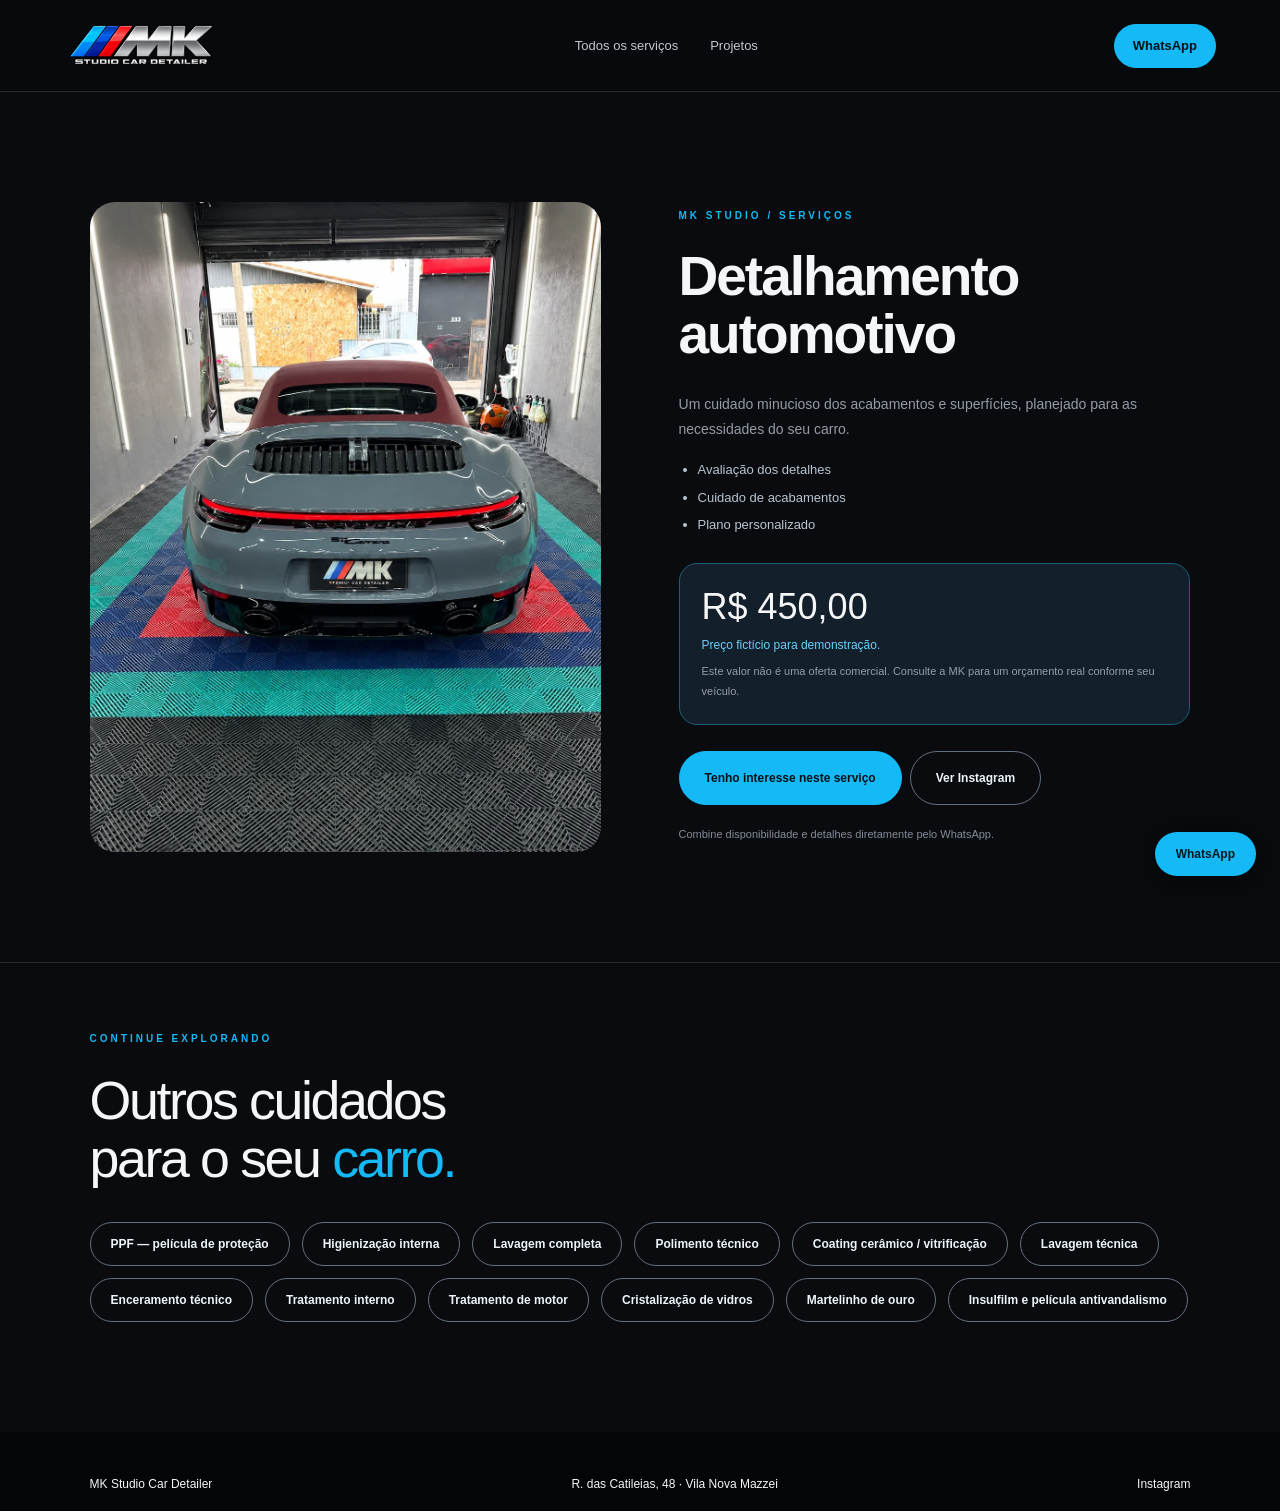
<file: servicos/detalhamento.html>
<!doctype html><html lang="pt-BR"><head><meta charset="utf-8"><meta name="viewport" content="width=device-width,initial-scale=1"><meta name="theme-color" content="#090b0e"><title>Detalhamento automotivo | MK Studio Car Detailer</title><meta name="description" content="Um cuidado minucioso dos acabamentos e superfícies, planejado para as necessidades do seu carro."><link rel="stylesheet" href="../style.css"></head><body><header><a href="../index.html" aria-label="MK início"><img src="../assets/logo-chrome.webp" alt="MK Studio Car Detailer" width="155" height="74"></a><nav aria-label="Navegação do serviço"><a href="../index.html#servicos">Todos os serviços</a><a href="../index.html#trabalhos">Projetos</a></nav><a class="button small" href="https://wa.me/5511995097206" target="_blank" rel="noopener noreferrer">WhatsApp</a></header><main><section class="section service-detail"><div class="service-detail-image"><img src="../assets/porsche-rear.webp" alt="Detalhamento automotivo — foto do studio" width="900" height="1000"></div><div><div class="eyebrow">MK STUDIO / SERVIÇOS</div><h1>Detalhamento automotivo</h1><p>Um cuidado minucioso dos acabamentos e superfícies, planejado para as necessidades do seu carro.</p><ul><li>Avaliação dos detalhes</li><li>Cuidado de acabamentos</li><li>Plano personalizado</li></ul><div class="detail-price"><strong>R$ 450,00</strong><span>Preço fictício para demonstração.</span><p>Este valor não é uma oferta comercial. Consulte a MK para um orçamento real conforme seu veículo.</p></div><a class="button" href="https://wa.me/5511995097206?text=Ol%C3%A1%21%20Vi%20no%20site%20e%20me%20interessei%20pelo%20servi%C3%A7o%20de%20Detalhamento%20automotivo.%20Gostaria%20de%20saber%20mais%20e%20solicitar%20um%20or%C3%A7amento%20para%20o%20meu%20ve%C3%ADculo." target="_blank" rel="noopener noreferrer">Tenho interesse neste serviço</a><a class="button secondary" href="https://www.instagram.com/mkstudiocar_detailer/" target="_blank" rel="noopener noreferrer">Ver Instagram</a><small>Combine disponibilidade e detalhes diretamente pelo WhatsApp.</small></div></section><section class="section other-services"><div class="eyebrow">CONTINUE EXPLORANDO</div><h2>Outros cuidados<br>para o seu <em>carro.</em></h2><div class="service-tabs"><a class="button secondary" href="ppf.html">PPF — película de proteção</a><a class="button secondary" href="higienizacao.html">Higienização interna</a><a class="button secondary" href="lavagem-completa.html">Lavagem completa</a><a class="button secondary" href="polimento.html">Polimento técnico</a><a class="button secondary" href="coating.html">Coating cerâmico / vitrificação</a><a class="button secondary" href="lavagem-tecnica.html">Lavagem técnica</a><a class="button secondary" href="enceramento.html">Enceramento técnico</a><a class="button secondary" href="tratamento-interno.html">Tratamento interno</a><a class="button secondary" href="tratamento-motor.html">Tratamento de motor</a><a class="button secondary" href="cristalizacao-vidros.html">Cristalização de vidros</a><a class="button secondary" href="martelinho.html">Martelinho de ouro</a><a class="button secondary" href="peliculas.html">Insulfilm e película antivandalismo</a></div></section></main><footer><a href="../index.html">MK Studio Car Detailer</a><a href="../index.html#localizacao">R. das Catileias, 48 · Vila Nova Mazzei</a><a href="https://www.instagram.com/mkstudiocar_detailer/" target="_blank" rel="noopener noreferrer">Instagram</a></footer><a class="floating" href="https://wa.me/5511995097206?text=Ol%C3%A1%21%20Vi%20no%20site%20e%20me%20interessei%20pelo%20servi%C3%A7o%20de%20Detalhamento%20automotivo.%20Gostaria%20de%20saber%20mais%20e%20solicitar%20um%20or%C3%A7amento%20para%20o%20meu%20ve%C3%ADculo." target="_blank" rel="noopener noreferrer">WhatsApp</a><script src="../motion.js" defer></script></body></html>
</file>
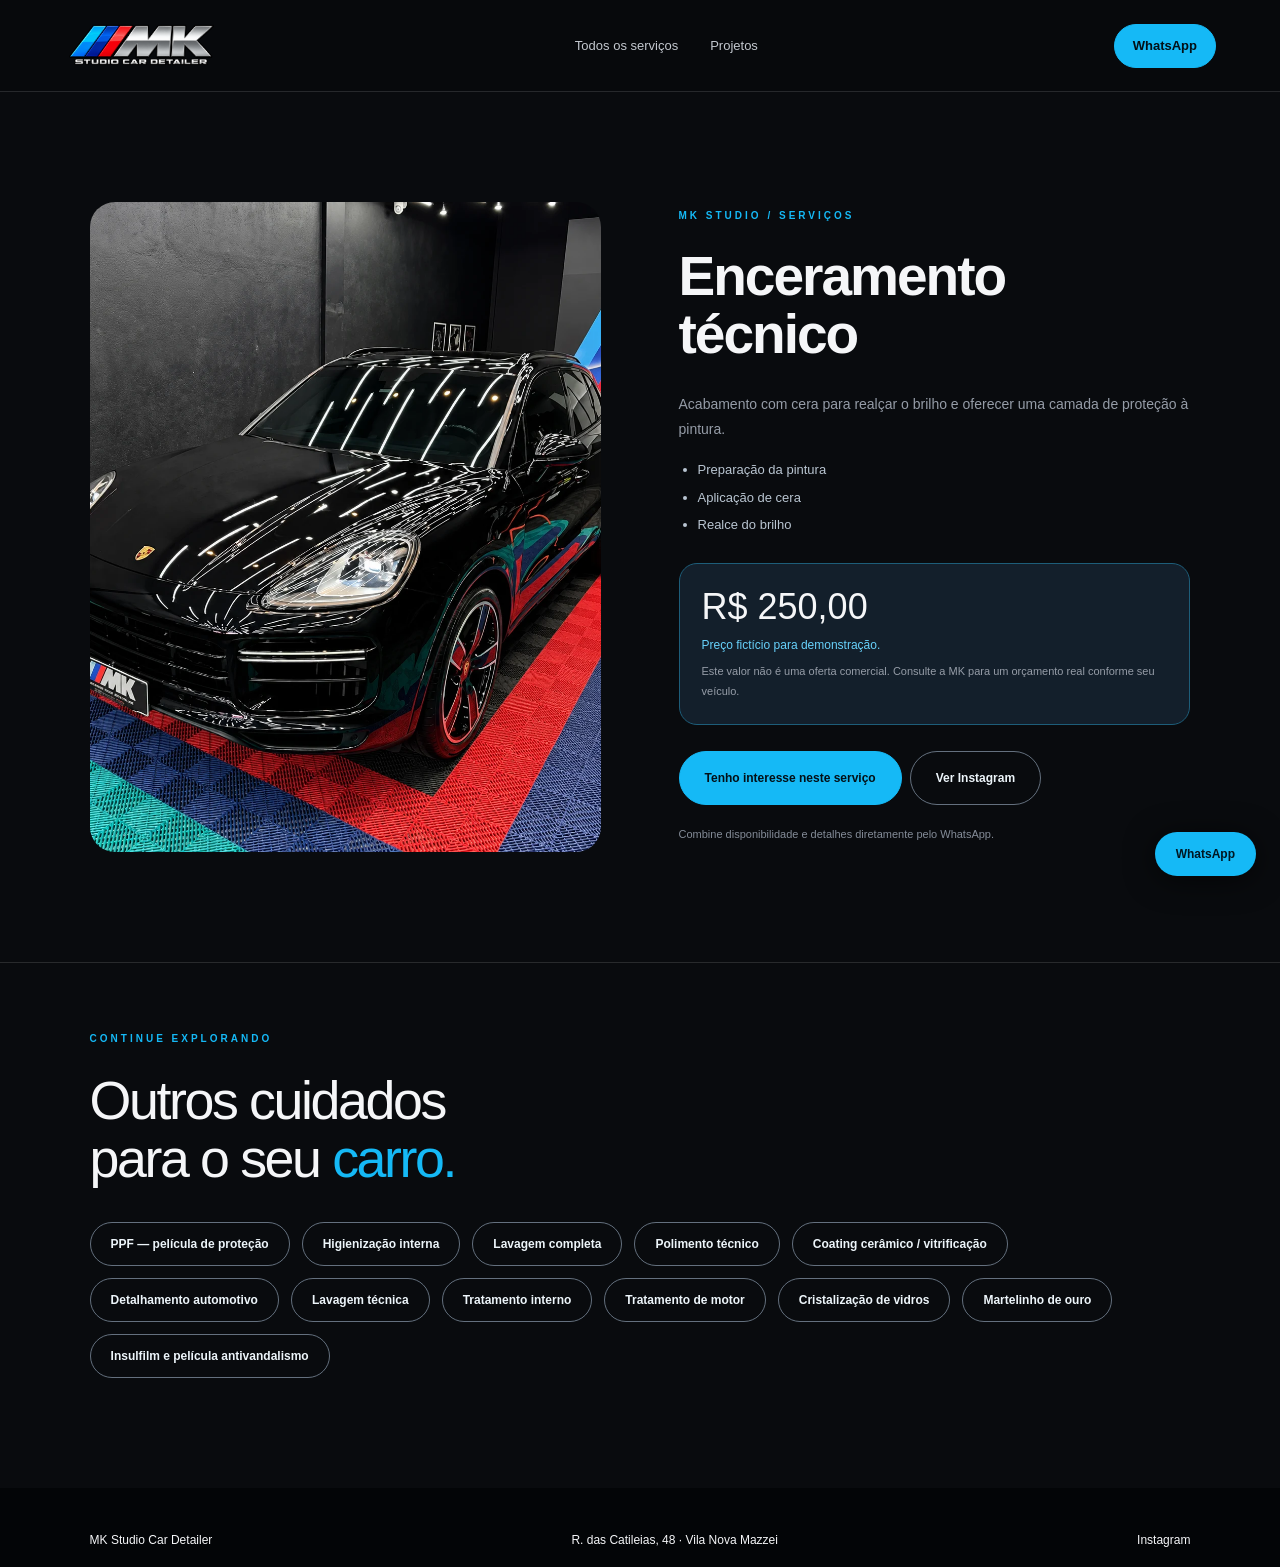
<file: servicos/enceramento.html>
<!doctype html><html lang="pt-BR"><head><meta charset="utf-8"><meta name="viewport" content="width=device-width,initial-scale=1"><meta name="theme-color" content="#090b0e"><title>Enceramento técnico | MK Studio Car Detailer</title><meta name="description" content="Acabamento com cera para realçar o brilho e oferecer uma camada de proteção à pintura."><link rel="stylesheet" href="../style.css"></head><body><header><a href="../index.html" aria-label="MK início"><img src="../assets/logo-chrome.webp" alt="MK Studio Car Detailer" width="155" height="74"></a><nav aria-label="Navegação do serviço"><a href="../index.html#servicos">Todos os serviços</a><a href="../index.html#trabalhos">Projetos</a></nav><a class="button small" href="https://wa.me/5511995097206" target="_blank" rel="noopener noreferrer">WhatsApp</a></header><main><section class="section service-detail"><div class="service-detail-image"><img src="../assets/cayenne.webp" alt="Enceramento técnico — foto do studio" width="900" height="1000"></div><div><div class="eyebrow">MK STUDIO / SERVIÇOS</div><h1>Enceramento técnico</h1><p>Acabamento com cera para realçar o brilho e oferecer uma camada de proteção à pintura.</p><ul><li>Preparação da pintura</li><li>Aplicação de cera</li><li>Realce do brilho</li></ul><div class="detail-price"><strong>R$ 250,00</strong><span>Preço fictício para demonstração.</span><p>Este valor não é uma oferta comercial. Consulte a MK para um orçamento real conforme seu veículo.</p></div><a class="button" href="https://wa.me/5511995097206?text=Ol%C3%A1%21%20Vi%20no%20site%20e%20me%20interessei%20pelo%20servi%C3%A7o%20de%20Enceramento%20t%C3%A9cnico.%20Gostaria%20de%20saber%20mais%20e%20solicitar%20um%20or%C3%A7amento%20para%20o%20meu%20ve%C3%ADculo." target="_blank" rel="noopener noreferrer">Tenho interesse neste serviço</a><a class="button secondary" href="https://www.instagram.com/mkstudiocar_detailer/" target="_blank" rel="noopener noreferrer">Ver Instagram</a><small>Combine disponibilidade e detalhes diretamente pelo WhatsApp.</small></div></section><section class="section other-services"><div class="eyebrow">CONTINUE EXPLORANDO</div><h2>Outros cuidados<br>para o seu <em>carro.</em></h2><div class="service-tabs"><a class="button secondary" href="ppf.html">PPF — película de proteção</a><a class="button secondary" href="higienizacao.html">Higienização interna</a><a class="button secondary" href="lavagem-completa.html">Lavagem completa</a><a class="button secondary" href="polimento.html">Polimento técnico</a><a class="button secondary" href="coating.html">Coating cerâmico / vitrificação</a><a class="button secondary" href="detalhamento.html">Detalhamento automotivo</a><a class="button secondary" href="lavagem-tecnica.html">Lavagem técnica</a><a class="button secondary" href="tratamento-interno.html">Tratamento interno</a><a class="button secondary" href="tratamento-motor.html">Tratamento de motor</a><a class="button secondary" href="cristalizacao-vidros.html">Cristalização de vidros</a><a class="button secondary" href="martelinho.html">Martelinho de ouro</a><a class="button secondary" href="peliculas.html">Insulfilm e película antivandalismo</a></div></section></main><footer><a href="../index.html">MK Studio Car Detailer</a><a href="../index.html#localizacao">R. das Catileias, 48 · Vila Nova Mazzei</a><a href="https://www.instagram.com/mkstudiocar_detailer/" target="_blank" rel="noopener noreferrer">Instagram</a></footer><a class="floating" href="https://wa.me/5511995097206?text=Ol%C3%A1%21%20Vi%20no%20site%20e%20me%20interessei%20pelo%20servi%C3%A7o%20de%20Enceramento%20t%C3%A9cnico.%20Gostaria%20de%20saber%20mais%20e%20solicitar%20um%20or%C3%A7amento%20para%20o%20meu%20ve%C3%ADculo." target="_blank" rel="noopener noreferrer">WhatsApp</a><script src="../motion.js" defer></script></body></html>
</file>
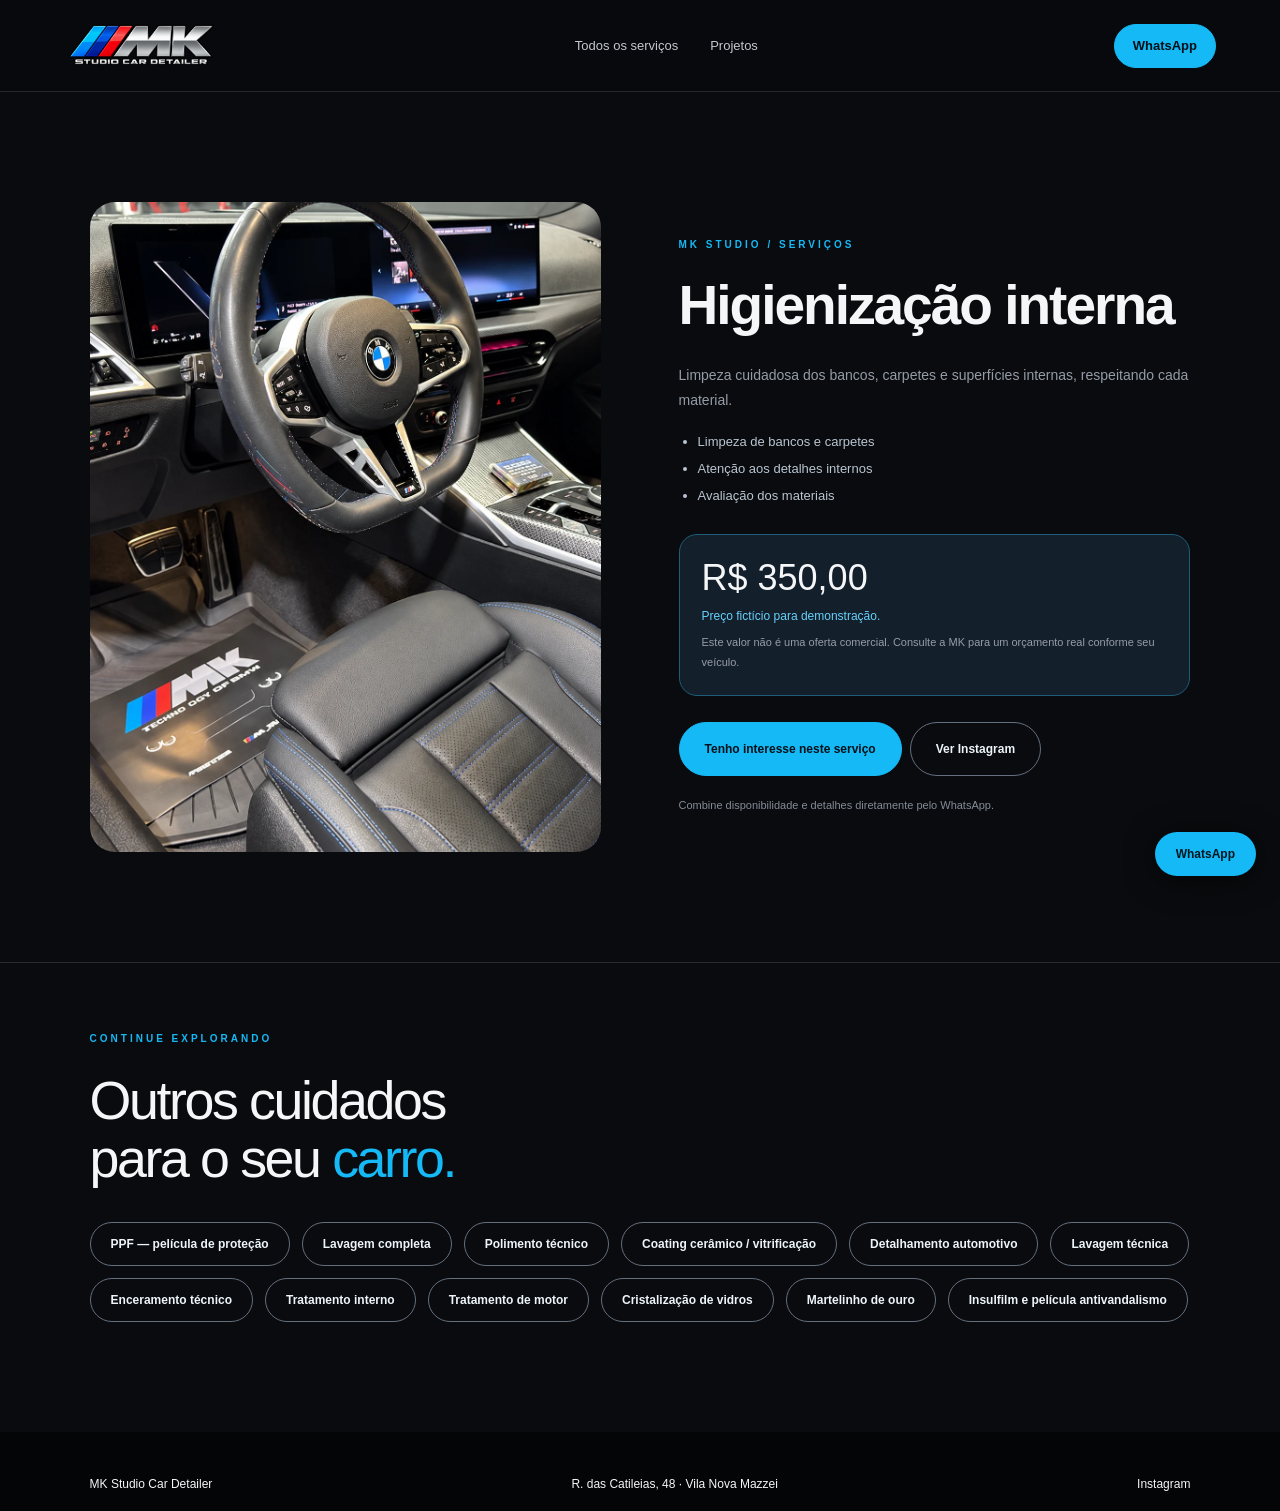
<file: servicos/higienizacao.html>
<!doctype html><html lang="pt-BR"><head><meta charset="utf-8"><meta name="viewport" content="width=device-width,initial-scale=1"><meta name="theme-color" content="#090b0e"><title>Higienização interna | MK Studio Car Detailer</title><meta name="description" content="Limpeza cuidadosa dos bancos, carpetes e superfícies internas, respeitando cada material."><link rel="stylesheet" href="../style.css"></head><body><header><a href="../index.html" aria-label="MK início"><img src="../assets/logo-chrome.webp" alt="MK Studio Car Detailer" width="155" height="74"></a><nav aria-label="Navegação do serviço"><a href="../index.html#servicos">Todos os serviços</a><a href="../index.html#trabalhos">Projetos</a></nav><a class="button small" href="https://wa.me/5511995097206" target="_blank" rel="noopener noreferrer">WhatsApp</a></header><main><section class="section service-detail"><div class="service-detail-image"><img src="../assets/bmw-interior.webp" alt="Higienização interna — foto do studio" width="900" height="1000"></div><div><div class="eyebrow">MK STUDIO / SERVIÇOS</div><h1>Higienização interna</h1><p>Limpeza cuidadosa dos bancos, carpetes e superfícies internas, respeitando cada material.</p><ul><li>Limpeza de bancos e carpetes</li><li>Atenção aos detalhes internos</li><li>Avaliação dos materiais</li></ul><div class="detail-price"><strong>R$ 350,00</strong><span>Preço fictício para demonstração.</span><p>Este valor não é uma oferta comercial. Consulte a MK para um orçamento real conforme seu veículo.</p></div><a class="button" href="https://wa.me/5511995097206?text=Ol%C3%A1%21%20Vi%20no%20site%20e%20me%20interessei%20pelo%20servi%C3%A7o%20de%20Higieniza%C3%A7%C3%A3o%20interna.%20Gostaria%20de%20saber%20mais%20e%20solicitar%20um%20or%C3%A7amento%20para%20o%20meu%20ve%C3%ADculo." target="_blank" rel="noopener noreferrer">Tenho interesse neste serviço</a><a class="button secondary" href="https://www.instagram.com/mkstudiocar_detailer/" target="_blank" rel="noopener noreferrer">Ver Instagram</a><small>Combine disponibilidade e detalhes diretamente pelo WhatsApp.</small></div></section><section class="section other-services"><div class="eyebrow">CONTINUE EXPLORANDO</div><h2>Outros cuidados<br>para o seu <em>carro.</em></h2><div class="service-tabs"><a class="button secondary" href="ppf.html">PPF — película de proteção</a><a class="button secondary" href="lavagem-completa.html">Lavagem completa</a><a class="button secondary" href="polimento.html">Polimento técnico</a><a class="button secondary" href="coating.html">Coating cerâmico / vitrificação</a><a class="button secondary" href="detalhamento.html">Detalhamento automotivo</a><a class="button secondary" href="lavagem-tecnica.html">Lavagem técnica</a><a class="button secondary" href="enceramento.html">Enceramento técnico</a><a class="button secondary" href="tratamento-interno.html">Tratamento interno</a><a class="button secondary" href="tratamento-motor.html">Tratamento de motor</a><a class="button secondary" href="cristalizacao-vidros.html">Cristalização de vidros</a><a class="button secondary" href="martelinho.html">Martelinho de ouro</a><a class="button secondary" href="peliculas.html">Insulfilm e película antivandalismo</a></div></section></main><footer><a href="../index.html">MK Studio Car Detailer</a><a href="../index.html#localizacao">R. das Catileias, 48 · Vila Nova Mazzei</a><a href="https://www.instagram.com/mkstudiocar_detailer/" target="_blank" rel="noopener noreferrer">Instagram</a></footer><a class="floating" href="https://wa.me/5511995097206?text=Ol%C3%A1%21%20Vi%20no%20site%20e%20me%20interessei%20pelo%20servi%C3%A7o%20de%20Higieniza%C3%A7%C3%A3o%20interna.%20Gostaria%20de%20saber%20mais%20e%20solicitar%20um%20or%C3%A7amento%20para%20o%20meu%20ve%C3%ADculo." target="_blank" rel="noopener noreferrer">WhatsApp</a><script src="../motion.js" defer></script></body></html>
</file>
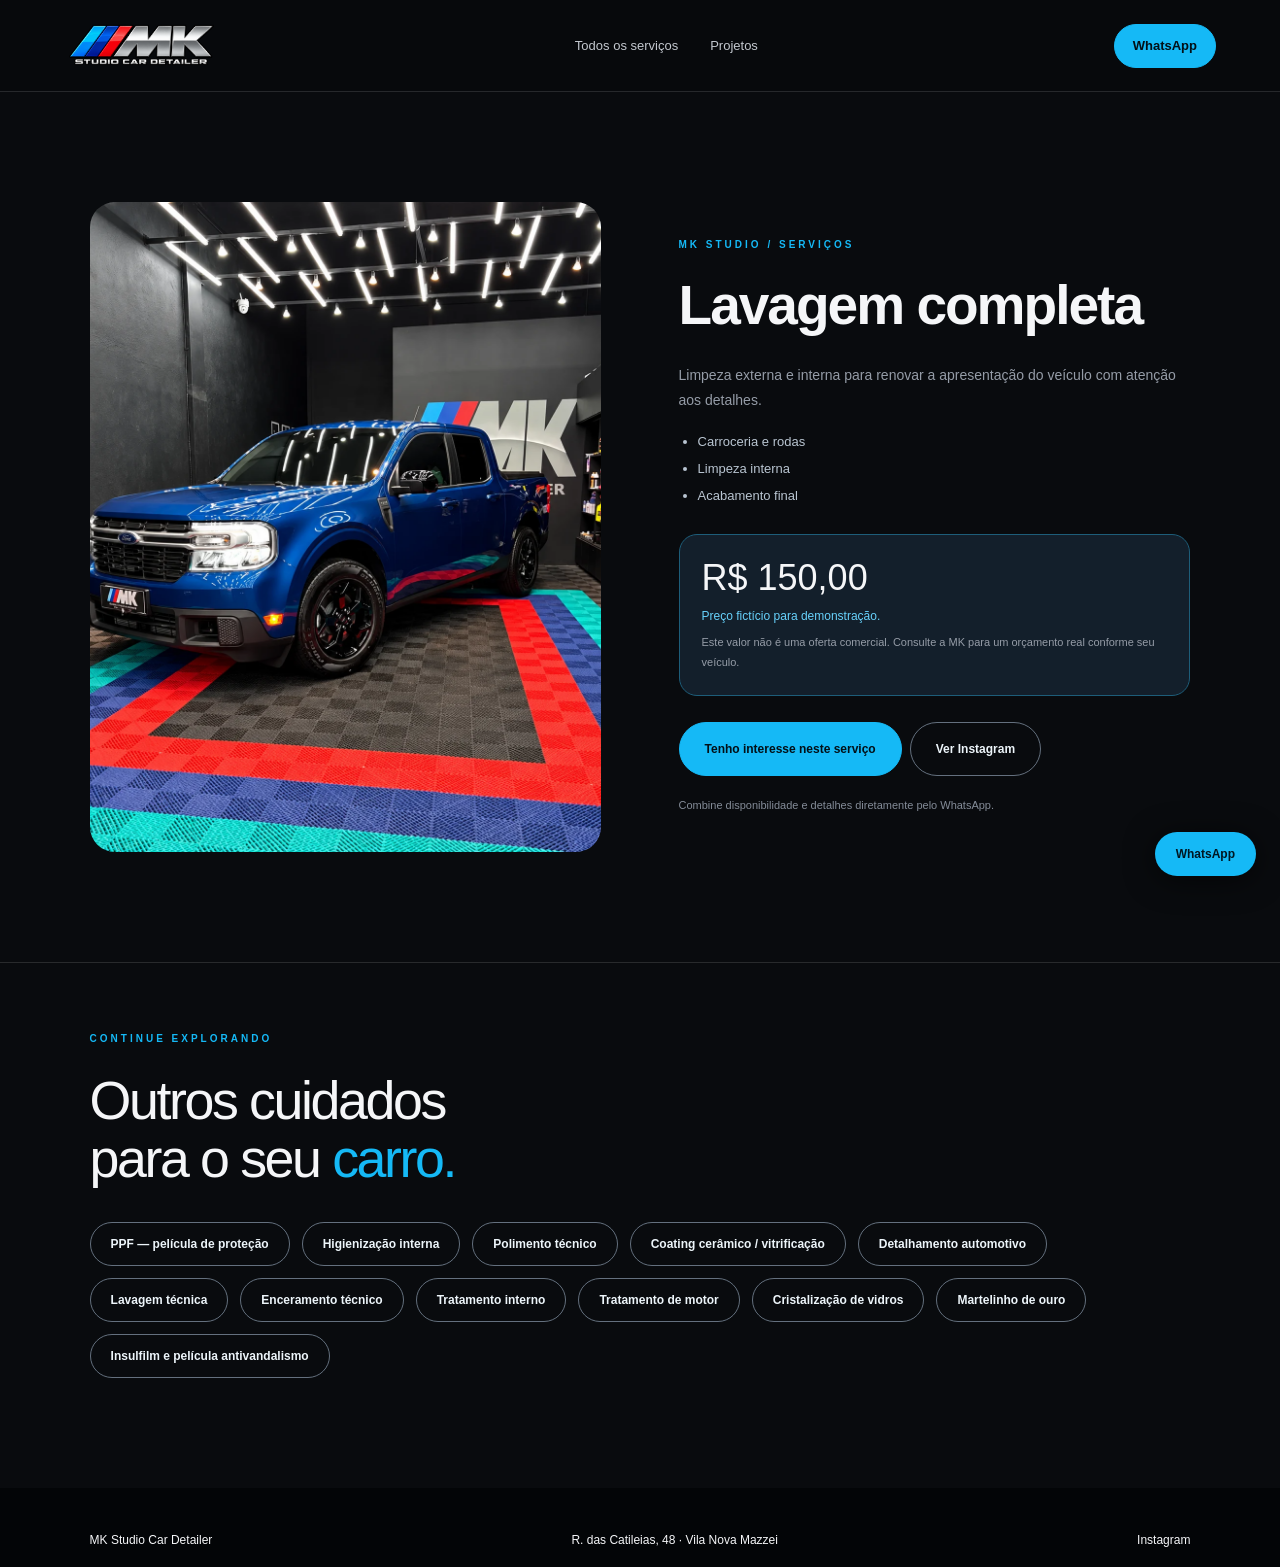
<file: servicos/lavagem-completa.html>
<!doctype html><html lang="pt-BR"><head><meta charset="utf-8"><meta name="viewport" content="width=device-width,initial-scale=1"><meta name="theme-color" content="#090b0e"><title>Lavagem completa | MK Studio Car Detailer</title><meta name="description" content="Limpeza externa e interna para renovar a apresentação do veículo com atenção aos detalhes."><link rel="stylesheet" href="../style.css"></head><body><header><a href="../index.html" aria-label="MK início"><img src="../assets/logo-chrome.webp" alt="MK Studio Car Detailer" width="155" height="74"></a><nav aria-label="Navegação do serviço"><a href="../index.html#servicos">Todos os serviços</a><a href="../index.html#trabalhos">Projetos</a></nav><a class="button small" href="https://wa.me/5511995097206" target="_blank" rel="noopener noreferrer">WhatsApp</a></header><main><section class="section service-detail"><div class="service-detail-image"><img src="../assets/maverick.webp" alt="Lavagem completa — foto do studio" width="900" height="1000"></div><div><div class="eyebrow">MK STUDIO / SERVIÇOS</div><h1>Lavagem completa</h1><p>Limpeza externa e interna para renovar a apresentação do veículo com atenção aos detalhes.</p><ul><li>Carroceria e rodas</li><li>Limpeza interna</li><li>Acabamento final</li></ul><div class="detail-price"><strong>R$ 150,00</strong><span>Preço fictício para demonstração.</span><p>Este valor não é uma oferta comercial. Consulte a MK para um orçamento real conforme seu veículo.</p></div><a class="button" href="https://wa.me/5511995097206?text=Ol%C3%A1%21%20Vi%20no%20site%20e%20me%20interessei%20pelo%20servi%C3%A7o%20de%20Lavagem%20completa.%20Gostaria%20de%20saber%20mais%20e%20solicitar%20um%20or%C3%A7amento%20para%20o%20meu%20ve%C3%ADculo." target="_blank" rel="noopener noreferrer">Tenho interesse neste serviço</a><a class="button secondary" href="https://www.instagram.com/mkstudiocar_detailer/" target="_blank" rel="noopener noreferrer">Ver Instagram</a><small>Combine disponibilidade e detalhes diretamente pelo WhatsApp.</small></div></section><section class="section other-services"><div class="eyebrow">CONTINUE EXPLORANDO</div><h2>Outros cuidados<br>para o seu <em>carro.</em></h2><div class="service-tabs"><a class="button secondary" href="ppf.html">PPF — película de proteção</a><a class="button secondary" href="higienizacao.html">Higienização interna</a><a class="button secondary" href="polimento.html">Polimento técnico</a><a class="button secondary" href="coating.html">Coating cerâmico / vitrificação</a><a class="button secondary" href="detalhamento.html">Detalhamento automotivo</a><a class="button secondary" href="lavagem-tecnica.html">Lavagem técnica</a><a class="button secondary" href="enceramento.html">Enceramento técnico</a><a class="button secondary" href="tratamento-interno.html">Tratamento interno</a><a class="button secondary" href="tratamento-motor.html">Tratamento de motor</a><a class="button secondary" href="cristalizacao-vidros.html">Cristalização de vidros</a><a class="button secondary" href="martelinho.html">Martelinho de ouro</a><a class="button secondary" href="peliculas.html">Insulfilm e película antivandalismo</a></div></section></main><footer><a href="../index.html">MK Studio Car Detailer</a><a href="../index.html#localizacao">R. das Catileias, 48 · Vila Nova Mazzei</a><a href="https://www.instagram.com/mkstudiocar_detailer/" target="_blank" rel="noopener noreferrer">Instagram</a></footer><a class="floating" href="https://wa.me/5511995097206?text=Ol%C3%A1%21%20Vi%20no%20site%20e%20me%20interessei%20pelo%20servi%C3%A7o%20de%20Lavagem%20completa.%20Gostaria%20de%20saber%20mais%20e%20solicitar%20um%20or%C3%A7amento%20para%20o%20meu%20ve%C3%ADculo." target="_blank" rel="noopener noreferrer">WhatsApp</a><script src="../motion.js" defer></script></body></html>
</file>
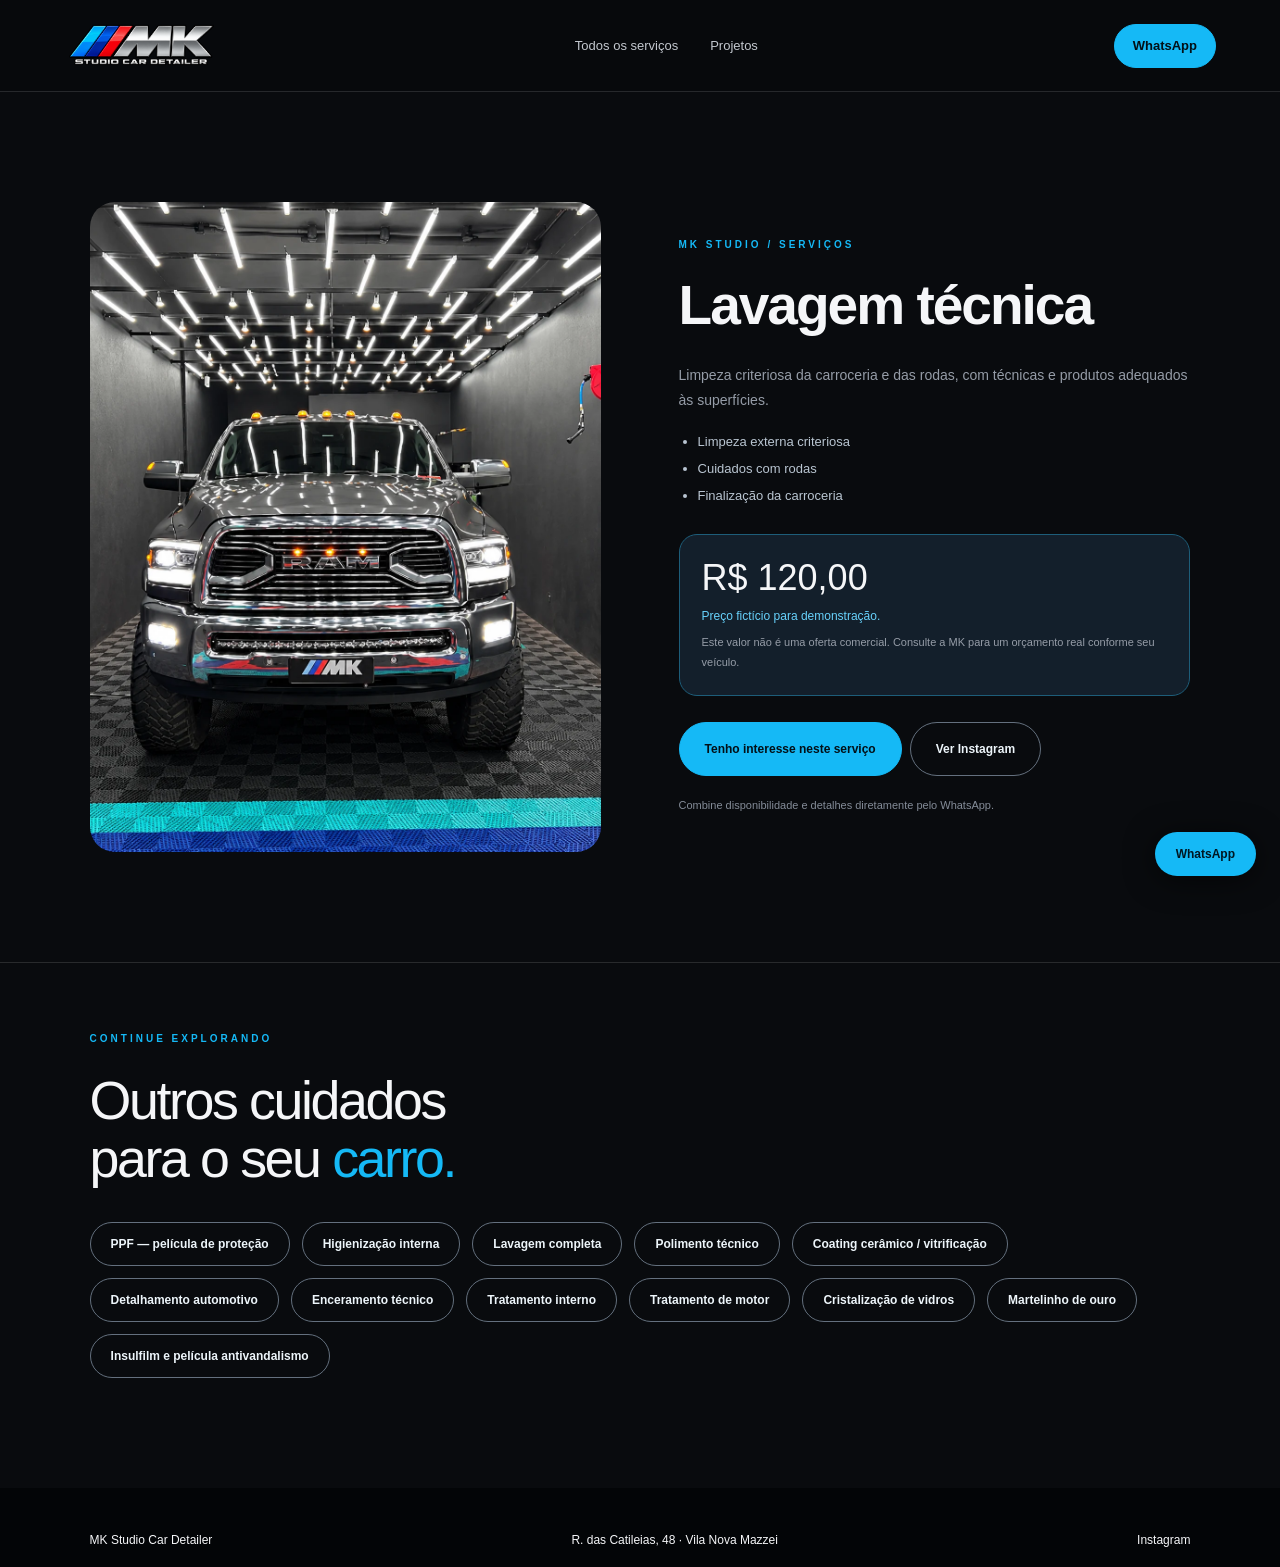
<file: servicos/lavagem-tecnica.html>
<!doctype html><html lang="pt-BR"><head><meta charset="utf-8"><meta name="viewport" content="width=device-width,initial-scale=1"><meta name="theme-color" content="#090b0e"><title>Lavagem técnica | MK Studio Car Detailer</title><meta name="description" content="Limpeza criteriosa da carroceria e das rodas, com técnicas e produtos adequados às superfícies."><link rel="stylesheet" href="../style.css"></head><body><header><a href="../index.html" aria-label="MK início"><img src="../assets/logo-chrome.webp" alt="MK Studio Car Detailer" width="155" height="74"></a><nav aria-label="Navegação do serviço"><a href="../index.html#servicos">Todos os serviços</a><a href="../index.html#trabalhos">Projetos</a></nav><a class="button small" href="https://wa.me/5511995097206" target="_blank" rel="noopener noreferrer">WhatsApp</a></header><main><section class="section service-detail"><div class="service-detail-image"><img src="../assets/ram.webp" alt="Lavagem técnica — foto do studio" width="900" height="1000"></div><div><div class="eyebrow">MK STUDIO / SERVIÇOS</div><h1>Lavagem técnica</h1><p>Limpeza criteriosa da carroceria e das rodas, com técnicas e produtos adequados às superfícies.</p><ul><li>Limpeza externa criteriosa</li><li>Cuidados com rodas</li><li>Finalização da carroceria</li></ul><div class="detail-price"><strong>R$ 120,00</strong><span>Preço fictício para demonstração.</span><p>Este valor não é uma oferta comercial. Consulte a MK para um orçamento real conforme seu veículo.</p></div><a class="button" href="https://wa.me/5511995097206?text=Ol%C3%A1%21%20Vi%20no%20site%20e%20me%20interessei%20pelo%20servi%C3%A7o%20de%20Lavagem%20t%C3%A9cnica.%20Gostaria%20de%20saber%20mais%20e%20solicitar%20um%20or%C3%A7amento%20para%20o%20meu%20ve%C3%ADculo." target="_blank" rel="noopener noreferrer">Tenho interesse neste serviço</a><a class="button secondary" href="https://www.instagram.com/mkstudiocar_detailer/" target="_blank" rel="noopener noreferrer">Ver Instagram</a><small>Combine disponibilidade e detalhes diretamente pelo WhatsApp.</small></div></section><section class="section other-services"><div class="eyebrow">CONTINUE EXPLORANDO</div><h2>Outros cuidados<br>para o seu <em>carro.</em></h2><div class="service-tabs"><a class="button secondary" href="ppf.html">PPF — película de proteção</a><a class="button secondary" href="higienizacao.html">Higienização interna</a><a class="button secondary" href="lavagem-completa.html">Lavagem completa</a><a class="button secondary" href="polimento.html">Polimento técnico</a><a class="button secondary" href="coating.html">Coating cerâmico / vitrificação</a><a class="button secondary" href="detalhamento.html">Detalhamento automotivo</a><a class="button secondary" href="enceramento.html">Enceramento técnico</a><a class="button secondary" href="tratamento-interno.html">Tratamento interno</a><a class="button secondary" href="tratamento-motor.html">Tratamento de motor</a><a class="button secondary" href="cristalizacao-vidros.html">Cristalização de vidros</a><a class="button secondary" href="martelinho.html">Martelinho de ouro</a><a class="button secondary" href="peliculas.html">Insulfilm e película antivandalismo</a></div></section></main><footer><a href="../index.html">MK Studio Car Detailer</a><a href="../index.html#localizacao">R. das Catileias, 48 · Vila Nova Mazzei</a><a href="https://www.instagram.com/mkstudiocar_detailer/" target="_blank" rel="noopener noreferrer">Instagram</a></footer><a class="floating" href="https://wa.me/5511995097206?text=Ol%C3%A1%21%20Vi%20no%20site%20e%20me%20interessei%20pelo%20servi%C3%A7o%20de%20Lavagem%20t%C3%A9cnica.%20Gostaria%20de%20saber%20mais%20e%20solicitar%20um%20or%C3%A7amento%20para%20o%20meu%20ve%C3%ADculo." target="_blank" rel="noopener noreferrer">WhatsApp</a><script src="../motion.js" defer></script></body></html>
</file>
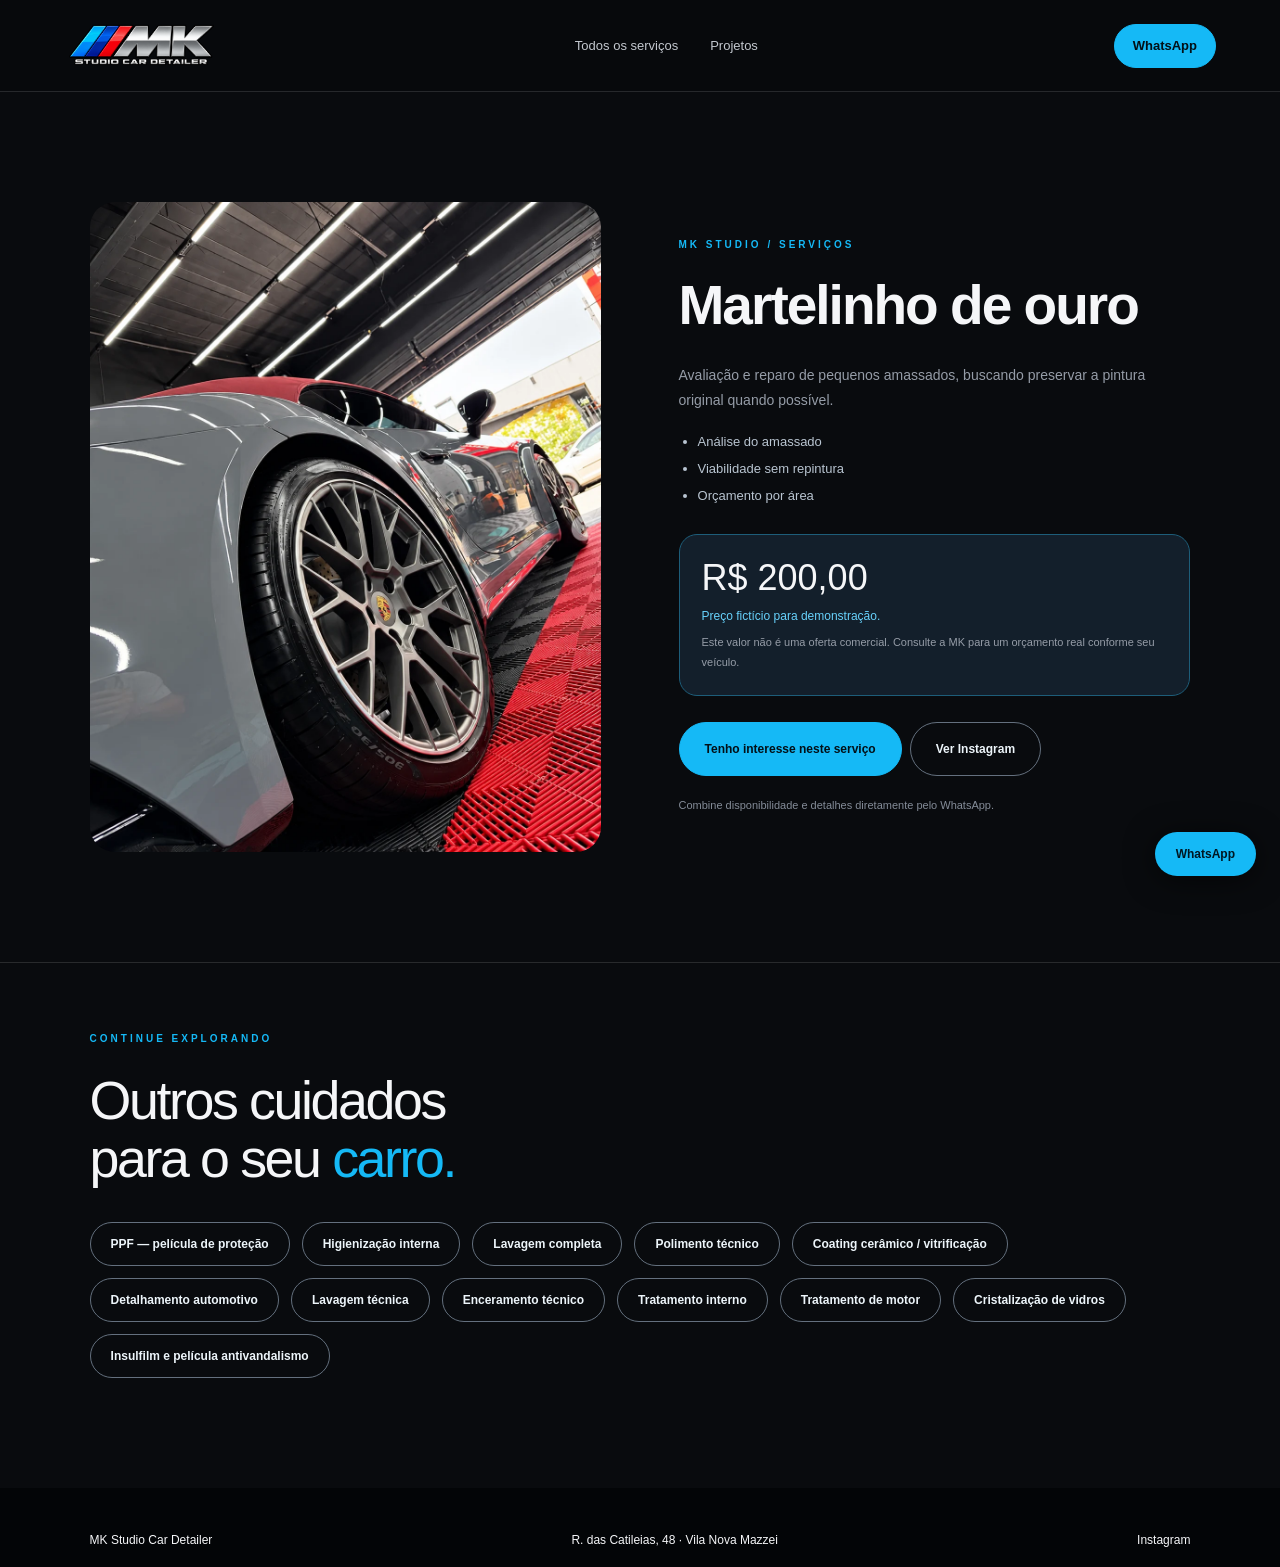
<file: servicos/martelinho.html>
<!doctype html><html lang="pt-BR"><head><meta charset="utf-8"><meta name="viewport" content="width=device-width,initial-scale=1"><meta name="theme-color" content="#090b0e"><title>Martelinho de ouro | MK Studio Car Detailer</title><meta name="description" content="Avaliação e reparo de pequenos amassados, buscando preservar a pintura original quando possível."><link rel="stylesheet" href="../style.css"></head><body><header><a href="../index.html" aria-label="MK início"><img src="../assets/logo-chrome.webp" alt="MK Studio Car Detailer" width="155" height="74"></a><nav aria-label="Navegação do serviço"><a href="../index.html#servicos">Todos os serviços</a><a href="../index.html#trabalhos">Projetos</a></nav><a class="button small" href="https://wa.me/5511995097206" target="_blank" rel="noopener noreferrer">WhatsApp</a></header><main><section class="section service-detail"><div class="service-detail-image"><img src="../assets/porsche-grey.webp" alt="Martelinho de ouro — foto do studio" width="900" height="1000"></div><div><div class="eyebrow">MK STUDIO / SERVIÇOS</div><h1>Martelinho de ouro</h1><p>Avaliação e reparo de pequenos amassados, buscando preservar a pintura original quando possível.</p><ul><li>Análise do amassado</li><li>Viabilidade sem repintura</li><li>Orçamento por área</li></ul><div class="detail-price"><strong>R$ 200,00</strong><span>Preço fictício para demonstração.</span><p>Este valor não é uma oferta comercial. Consulte a MK para um orçamento real conforme seu veículo.</p></div><a class="button" href="https://wa.me/5511995097206?text=Ol%C3%A1%21%20Vi%20no%20site%20e%20me%20interessei%20pelo%20servi%C3%A7o%20de%20Martelinho%20de%20ouro.%20Gostaria%20de%20saber%20mais%20e%20solicitar%20um%20or%C3%A7amento%20para%20o%20meu%20ve%C3%ADculo." target="_blank" rel="noopener noreferrer">Tenho interesse neste serviço</a><a class="button secondary" href="https://www.instagram.com/mkstudiocar_detailer/" target="_blank" rel="noopener noreferrer">Ver Instagram</a><small>Combine disponibilidade e detalhes diretamente pelo WhatsApp.</small></div></section><section class="section other-services"><div class="eyebrow">CONTINUE EXPLORANDO</div><h2>Outros cuidados<br>para o seu <em>carro.</em></h2><div class="service-tabs"><a class="button secondary" href="ppf.html">PPF — película de proteção</a><a class="button secondary" href="higienizacao.html">Higienização interna</a><a class="button secondary" href="lavagem-completa.html">Lavagem completa</a><a class="button secondary" href="polimento.html">Polimento técnico</a><a class="button secondary" href="coating.html">Coating cerâmico / vitrificação</a><a class="button secondary" href="detalhamento.html">Detalhamento automotivo</a><a class="button secondary" href="lavagem-tecnica.html">Lavagem técnica</a><a class="button secondary" href="enceramento.html">Enceramento técnico</a><a class="button secondary" href="tratamento-interno.html">Tratamento interno</a><a class="button secondary" href="tratamento-motor.html">Tratamento de motor</a><a class="button secondary" href="cristalizacao-vidros.html">Cristalização de vidros</a><a class="button secondary" href="peliculas.html">Insulfilm e película antivandalismo</a></div></section></main><footer><a href="../index.html">MK Studio Car Detailer</a><a href="../index.html#localizacao">R. das Catileias, 48 · Vila Nova Mazzei</a><a href="https://www.instagram.com/mkstudiocar_detailer/" target="_blank" rel="noopener noreferrer">Instagram</a></footer><a class="floating" href="https://wa.me/5511995097206?text=Ol%C3%A1%21%20Vi%20no%20site%20e%20me%20interessei%20pelo%20servi%C3%A7o%20de%20Martelinho%20de%20ouro.%20Gostaria%20de%20saber%20mais%20e%20solicitar%20um%20or%C3%A7amento%20para%20o%20meu%20ve%C3%ADculo." target="_blank" rel="noopener noreferrer">WhatsApp</a><script src="../motion.js" defer></script></body></html>
</file>
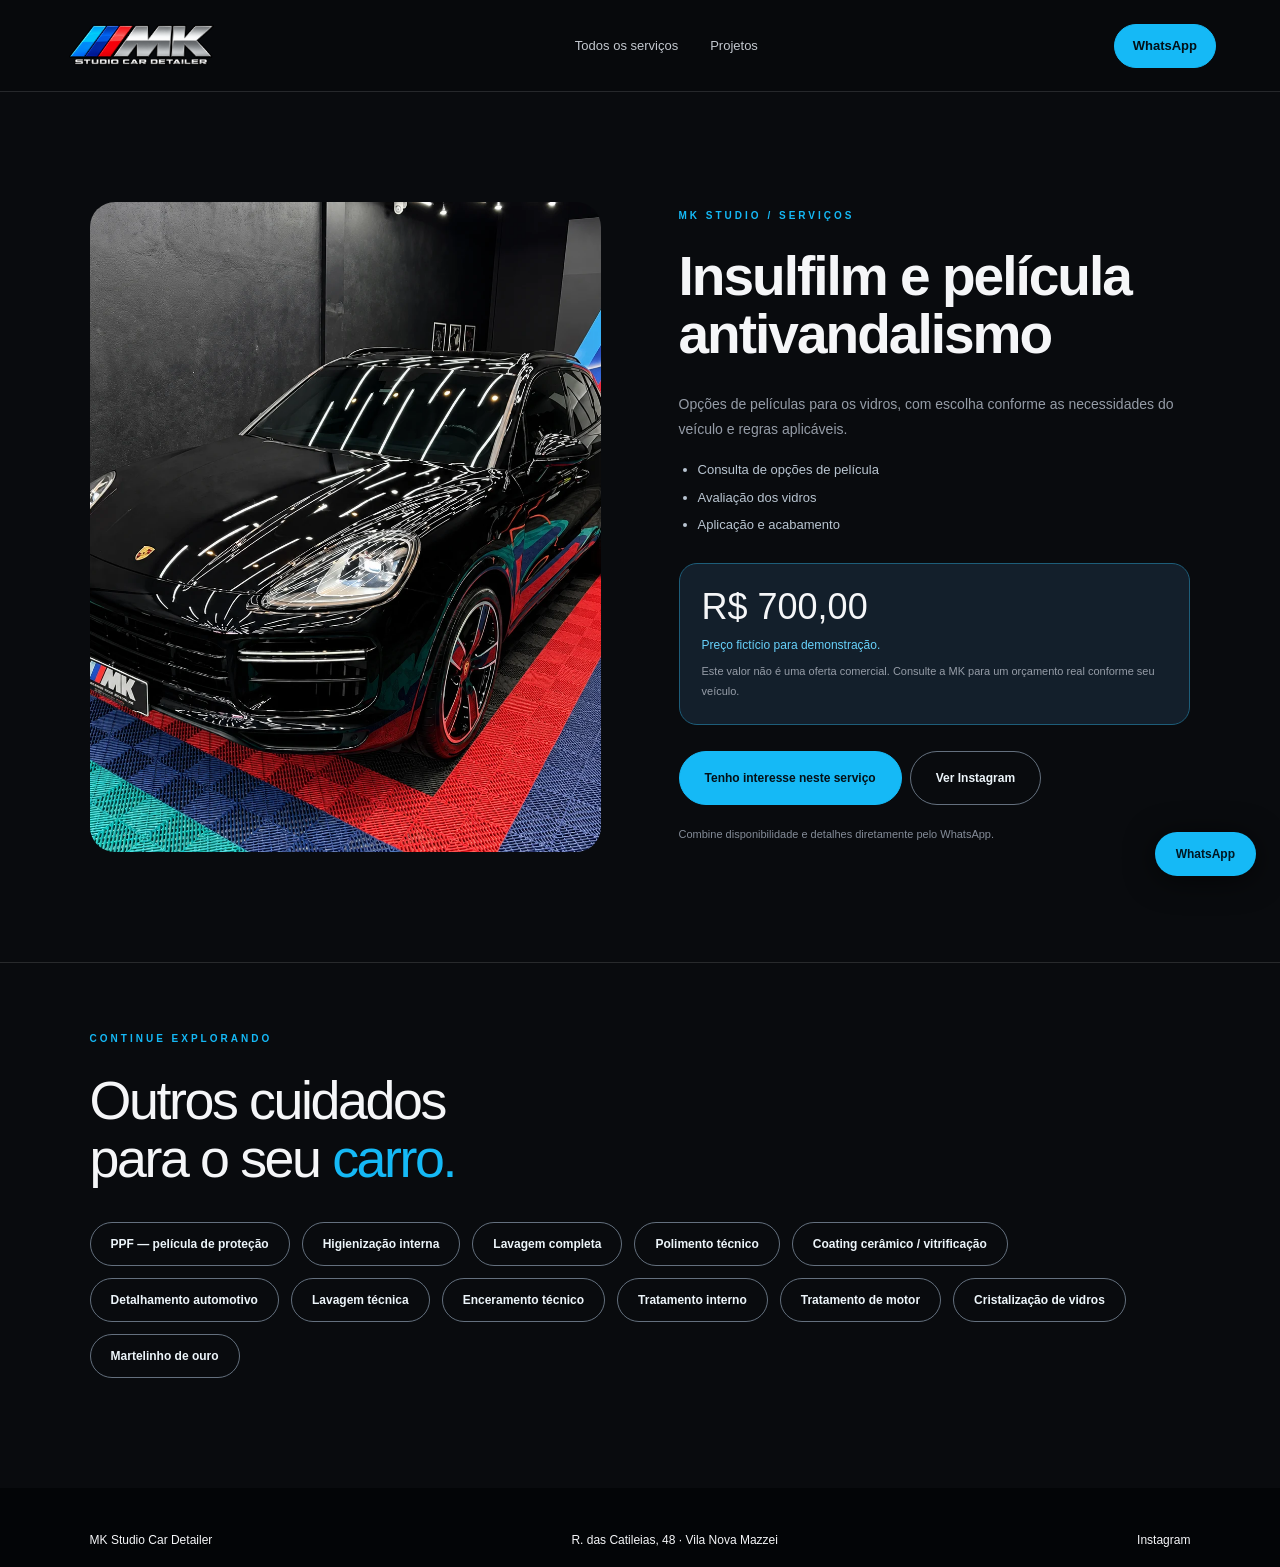
<file: servicos/peliculas.html>
<!doctype html><html lang="pt-BR"><head><meta charset="utf-8"><meta name="viewport" content="width=device-width,initial-scale=1"><meta name="theme-color" content="#090b0e"><title>Insulfilm e película antivandalismo | MK Studio Car Detailer</title><meta name="description" content="Opções de películas para os vidros, com escolha conforme as necessidades do veículo e regras aplicáveis."><link rel="stylesheet" href="../style.css"></head><body><header><a href="../index.html" aria-label="MK início"><img src="../assets/logo-chrome.webp" alt="MK Studio Car Detailer" width="155" height="74"></a><nav aria-label="Navegação do serviço"><a href="../index.html#servicos">Todos os serviços</a><a href="../index.html#trabalhos">Projetos</a></nav><a class="button small" href="https://wa.me/5511995097206" target="_blank" rel="noopener noreferrer">WhatsApp</a></header><main><section class="section service-detail"><div class="service-detail-image"><img src="../assets/cayenne.webp" alt="Insulfilm e película antivandalismo — foto do studio" width="900" height="1000"></div><div><div class="eyebrow">MK STUDIO / SERVIÇOS</div><h1>Insulfilm e película antivandalismo</h1><p>Opções de películas para os vidros, com escolha conforme as necessidades do veículo e regras aplicáveis.</p><ul><li>Consulta de opções de película</li><li>Avaliação dos vidros</li><li>Aplicação e acabamento</li></ul><div class="detail-price"><strong>R$ 700,00</strong><span>Preço fictício para demonstração.</span><p>Este valor não é uma oferta comercial. Consulte a MK para um orçamento real conforme seu veículo.</p></div><a class="button" href="https://wa.me/5511995097206?text=Ol%C3%A1%21%20Vi%20no%20site%20e%20me%20interessei%20pelo%20servi%C3%A7o%20de%20Insulfilm%20e%20pel%C3%ADcula%20antivandalismo.%20Gostaria%20de%20saber%20mais%20e%20solicitar%20um%20or%C3%A7amento%20para%20o%20meu%20ve%C3%ADculo." target="_blank" rel="noopener noreferrer">Tenho interesse neste serviço</a><a class="button secondary" href="https://www.instagram.com/mkstudiocar_detailer/" target="_blank" rel="noopener noreferrer">Ver Instagram</a><small>Combine disponibilidade e detalhes diretamente pelo WhatsApp.</small></div></section><section class="section other-services"><div class="eyebrow">CONTINUE EXPLORANDO</div><h2>Outros cuidados<br>para o seu <em>carro.</em></h2><div class="service-tabs"><a class="button secondary" href="ppf.html">PPF — película de proteção</a><a class="button secondary" href="higienizacao.html">Higienização interna</a><a class="button secondary" href="lavagem-completa.html">Lavagem completa</a><a class="button secondary" href="polimento.html">Polimento técnico</a><a class="button secondary" href="coating.html">Coating cerâmico / vitrificação</a><a class="button secondary" href="detalhamento.html">Detalhamento automotivo</a><a class="button secondary" href="lavagem-tecnica.html">Lavagem técnica</a><a class="button secondary" href="enceramento.html">Enceramento técnico</a><a class="button secondary" href="tratamento-interno.html">Tratamento interno</a><a class="button secondary" href="tratamento-motor.html">Tratamento de motor</a><a class="button secondary" href="cristalizacao-vidros.html">Cristalização de vidros</a><a class="button secondary" href="martelinho.html">Martelinho de ouro</a></div></section></main><footer><a href="../index.html">MK Studio Car Detailer</a><a href="../index.html#localizacao">R. das Catileias, 48 · Vila Nova Mazzei</a><a href="https://www.instagram.com/mkstudiocar_detailer/" target="_blank" rel="noopener noreferrer">Instagram</a></footer><a class="floating" href="https://wa.me/5511995097206?text=Ol%C3%A1%21%20Vi%20no%20site%20e%20me%20interessei%20pelo%20servi%C3%A7o%20de%20Insulfilm%20e%20pel%C3%ADcula%20antivandalismo.%20Gostaria%20de%20saber%20mais%20e%20solicitar%20um%20or%C3%A7amento%20para%20o%20meu%20ve%C3%ADculo." target="_blank" rel="noopener noreferrer">WhatsApp</a><script src="../motion.js" defer></script></body></html>
</file>
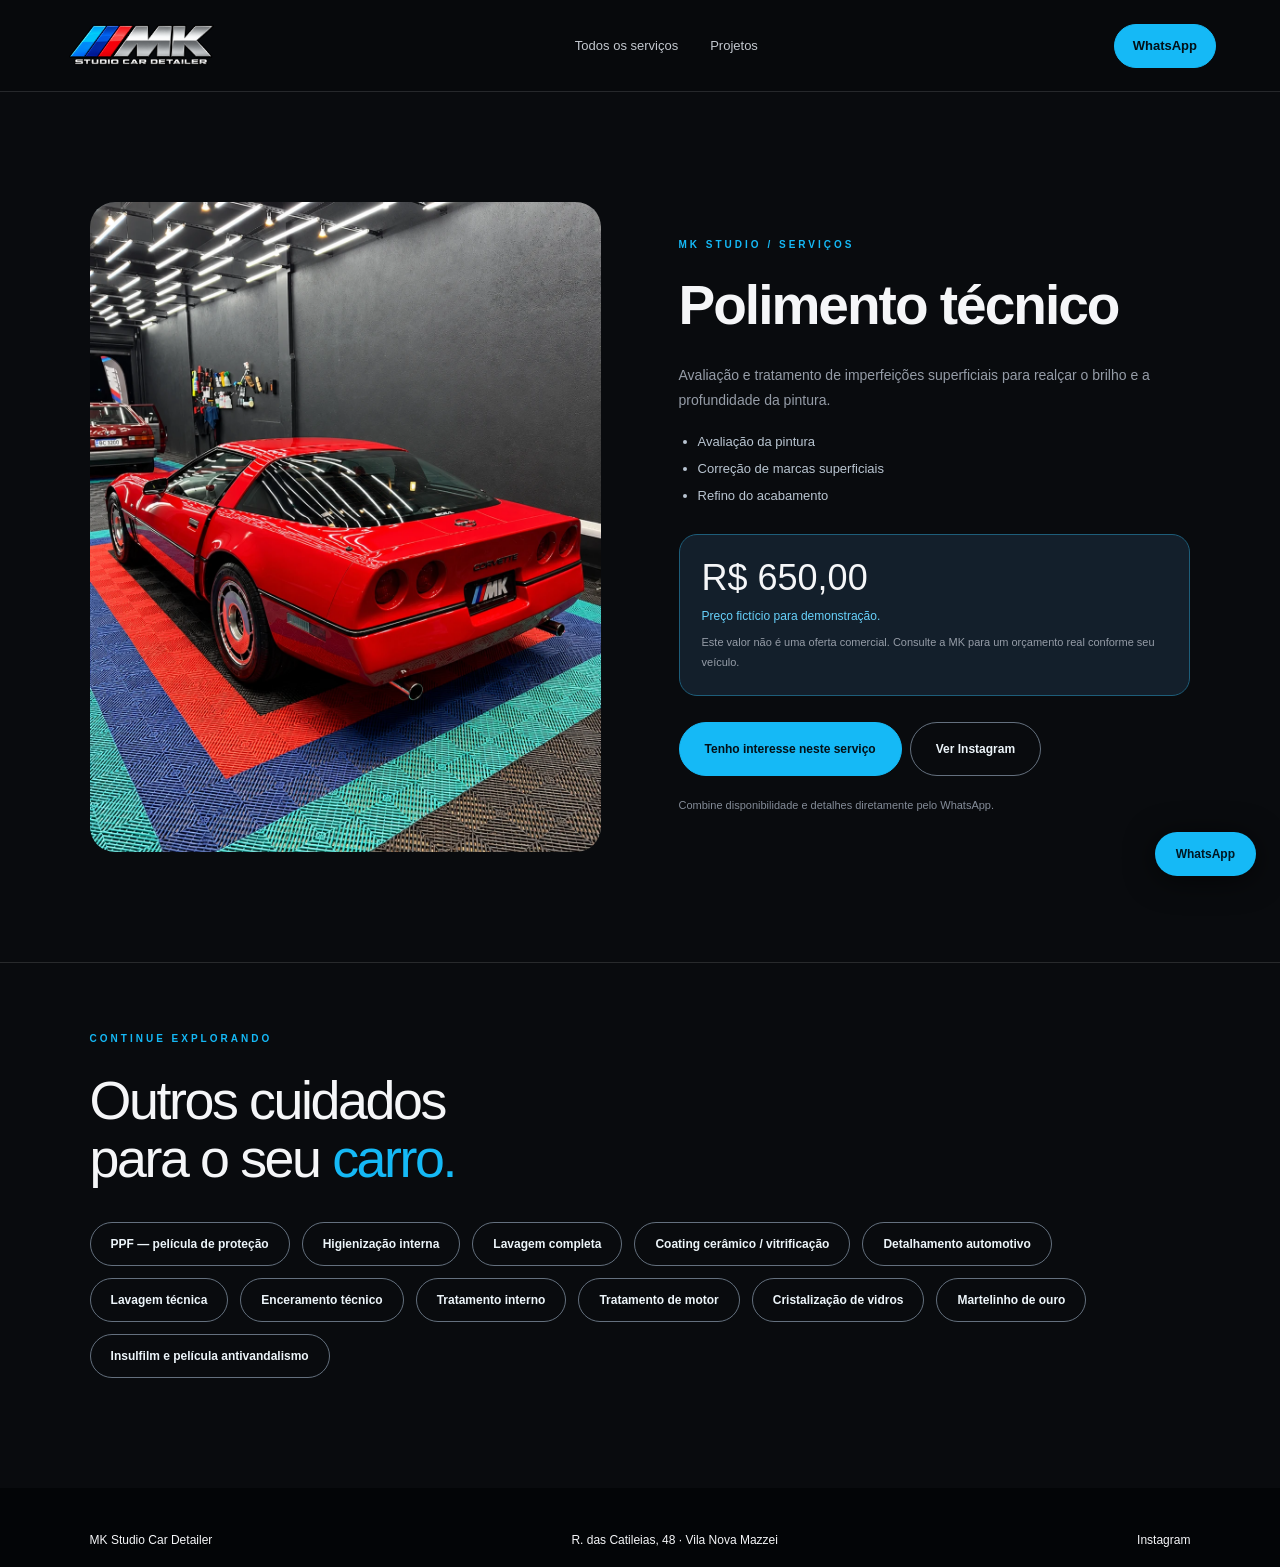
<file: servicos/polimento.html>
<!doctype html><html lang="pt-BR"><head><meta charset="utf-8"><meta name="viewport" content="width=device-width,initial-scale=1"><meta name="theme-color" content="#090b0e"><title>Polimento técnico | MK Studio Car Detailer</title><meta name="description" content="Avaliação e tratamento de imperfeições superficiais para realçar o brilho e a profundidade da pintura."><link rel="stylesheet" href="../style.css"></head><body><header><a href="../index.html" aria-label="MK início"><img src="../assets/logo-chrome.webp" alt="MK Studio Car Detailer" width="155" height="74"></a><nav aria-label="Navegação do serviço"><a href="../index.html#servicos">Todos os serviços</a><a href="../index.html#trabalhos">Projetos</a></nav><a class="button small" href="https://wa.me/5511995097206" target="_blank" rel="noopener noreferrer">WhatsApp</a></header><main><section class="section service-detail"><div class="service-detail-image"><img src="../assets/corvette.webp" alt="Polimento técnico — foto do studio" width="900" height="1000"></div><div><div class="eyebrow">MK STUDIO / SERVIÇOS</div><h1>Polimento técnico</h1><p>Avaliação e tratamento de imperfeições superficiais para realçar o brilho e a profundidade da pintura.</p><ul><li>Avaliação da pintura</li><li>Correção de marcas superficiais</li><li>Refino do acabamento</li></ul><div class="detail-price"><strong>R$ 650,00</strong><span>Preço fictício para demonstração.</span><p>Este valor não é uma oferta comercial. Consulte a MK para um orçamento real conforme seu veículo.</p></div><a class="button" href="https://wa.me/5511995097206?text=Ol%C3%A1%21%20Vi%20no%20site%20e%20me%20interessei%20pelo%20servi%C3%A7o%20de%20Polimento%20t%C3%A9cnico.%20Gostaria%20de%20saber%20mais%20e%20solicitar%20um%20or%C3%A7amento%20para%20o%20meu%20ve%C3%ADculo." target="_blank" rel="noopener noreferrer">Tenho interesse neste serviço</a><a class="button secondary" href="https://www.instagram.com/mkstudiocar_detailer/" target="_blank" rel="noopener noreferrer">Ver Instagram</a><small>Combine disponibilidade e detalhes diretamente pelo WhatsApp.</small></div></section><section class="section other-services"><div class="eyebrow">CONTINUE EXPLORANDO</div><h2>Outros cuidados<br>para o seu <em>carro.</em></h2><div class="service-tabs"><a class="button secondary" href="ppf.html">PPF — película de proteção</a><a class="button secondary" href="higienizacao.html">Higienização interna</a><a class="button secondary" href="lavagem-completa.html">Lavagem completa</a><a class="button secondary" href="coating.html">Coating cerâmico / vitrificação</a><a class="button secondary" href="detalhamento.html">Detalhamento automotivo</a><a class="button secondary" href="lavagem-tecnica.html">Lavagem técnica</a><a class="button secondary" href="enceramento.html">Enceramento técnico</a><a class="button secondary" href="tratamento-interno.html">Tratamento interno</a><a class="button secondary" href="tratamento-motor.html">Tratamento de motor</a><a class="button secondary" href="cristalizacao-vidros.html">Cristalização de vidros</a><a class="button secondary" href="martelinho.html">Martelinho de ouro</a><a class="button secondary" href="peliculas.html">Insulfilm e película antivandalismo</a></div></section></main><footer><a href="../index.html">MK Studio Car Detailer</a><a href="../index.html#localizacao">R. das Catileias, 48 · Vila Nova Mazzei</a><a href="https://www.instagram.com/mkstudiocar_detailer/" target="_blank" rel="noopener noreferrer">Instagram</a></footer><a class="floating" href="https://wa.me/5511995097206?text=Ol%C3%A1%21%20Vi%20no%20site%20e%20me%20interessei%20pelo%20servi%C3%A7o%20de%20Polimento%20t%C3%A9cnico.%20Gostaria%20de%20saber%20mais%20e%20solicitar%20um%20or%C3%A7amento%20para%20o%20meu%20ve%C3%ADculo." target="_blank" rel="noopener noreferrer">WhatsApp</a><script src="../motion.js" defer></script></body></html>
</file>
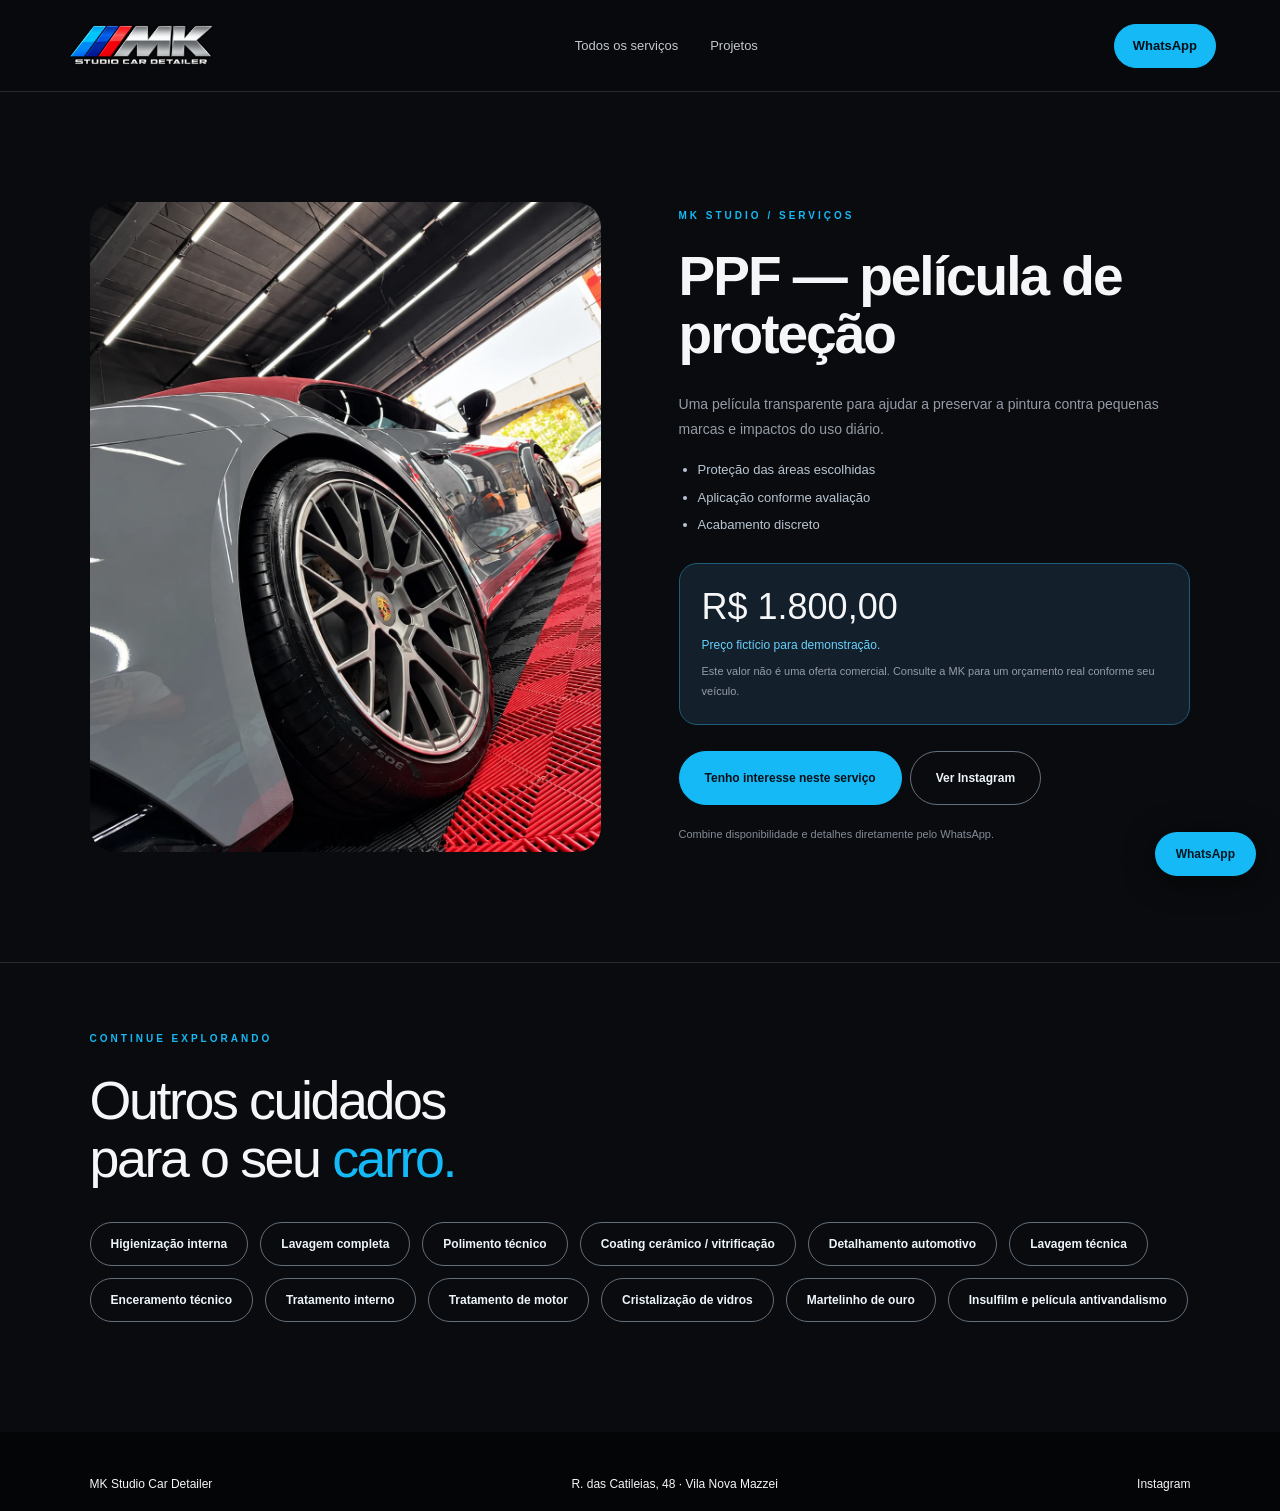
<file: servicos/ppf.html>
<!doctype html><html lang="pt-BR"><head><meta charset="utf-8"><meta name="viewport" content="width=device-width,initial-scale=1"><meta name="theme-color" content="#090b0e"><title>PPF — película de proteção | MK Studio Car Detailer</title><meta name="description" content="Uma película transparente para ajudar a preservar a pintura contra pequenas marcas e impactos do uso diário."><link rel="stylesheet" href="../style.css"></head><body><header><a href="../index.html" aria-label="MK início"><img src="../assets/logo-chrome.webp" alt="MK Studio Car Detailer" width="155" height="74"></a><nav aria-label="Navegação do serviço"><a href="../index.html#servicos">Todos os serviços</a><a href="../index.html#trabalhos">Projetos</a></nav><a class="button small" href="https://wa.me/5511995097206" target="_blank" rel="noopener noreferrer">WhatsApp</a></header><main><section class="section service-detail"><div class="service-detail-image"><img src="../assets/porsche-grey.webp" alt="PPF — película de proteção — foto do studio" width="900" height="1000"></div><div><div class="eyebrow">MK STUDIO / SERVIÇOS</div><h1>PPF — película de proteção</h1><p>Uma película transparente para ajudar a preservar a pintura contra pequenas marcas e impactos do uso diário.</p><ul><li>Proteção das áreas escolhidas</li><li>Aplicação conforme avaliação</li><li>Acabamento discreto</li></ul><div class="detail-price"><strong>R$ 1.800,00</strong><span>Preço fictício para demonstração.</span><p>Este valor não é uma oferta comercial. Consulte a MK para um orçamento real conforme seu veículo.</p></div><a class="button" href="https://wa.me/5511995097206?text=Ol%C3%A1%21%20Vi%20no%20site%20e%20me%20interessei%20pelo%20servi%C3%A7o%20de%20PPF%20%E2%80%94%20pel%C3%ADcula%20de%20prote%C3%A7%C3%A3o.%20Gostaria%20de%20saber%20mais%20e%20solicitar%20um%20or%C3%A7amento%20para%20o%20meu%20ve%C3%ADculo." target="_blank" rel="noopener noreferrer">Tenho interesse neste serviço</a><a class="button secondary" href="https://www.instagram.com/mkstudiocar_detailer/" target="_blank" rel="noopener noreferrer">Ver Instagram</a><small>Combine disponibilidade e detalhes diretamente pelo WhatsApp.</small></div></section><section class="section other-services"><div class="eyebrow">CONTINUE EXPLORANDO</div><h2>Outros cuidados<br>para o seu <em>carro.</em></h2><div class="service-tabs"><a class="button secondary" href="higienizacao.html">Higienização interna</a><a class="button secondary" href="lavagem-completa.html">Lavagem completa</a><a class="button secondary" href="polimento.html">Polimento técnico</a><a class="button secondary" href="coating.html">Coating cerâmico / vitrificação</a><a class="button secondary" href="detalhamento.html">Detalhamento automotivo</a><a class="button secondary" href="lavagem-tecnica.html">Lavagem técnica</a><a class="button secondary" href="enceramento.html">Enceramento técnico</a><a class="button secondary" href="tratamento-interno.html">Tratamento interno</a><a class="button secondary" href="tratamento-motor.html">Tratamento de motor</a><a class="button secondary" href="cristalizacao-vidros.html">Cristalização de vidros</a><a class="button secondary" href="martelinho.html">Martelinho de ouro</a><a class="button secondary" href="peliculas.html">Insulfilm e película antivandalismo</a></div></section></main><footer><a href="../index.html">MK Studio Car Detailer</a><a href="../index.html#localizacao">R. das Catileias, 48 · Vila Nova Mazzei</a><a href="https://www.instagram.com/mkstudiocar_detailer/" target="_blank" rel="noopener noreferrer">Instagram</a></footer><a class="floating" href="https://wa.me/5511995097206?text=Ol%C3%A1%21%20Vi%20no%20site%20e%20me%20interessei%20pelo%20servi%C3%A7o%20de%20PPF%20%E2%80%94%20pel%C3%ADcula%20de%20prote%C3%A7%C3%A3o.%20Gostaria%20de%20saber%20mais%20e%20solicitar%20um%20or%C3%A7amento%20para%20o%20meu%20ve%C3%ADculo." target="_blank" rel="noopener noreferrer">WhatsApp</a><script src="../motion.js" defer></script></body></html>
</file>
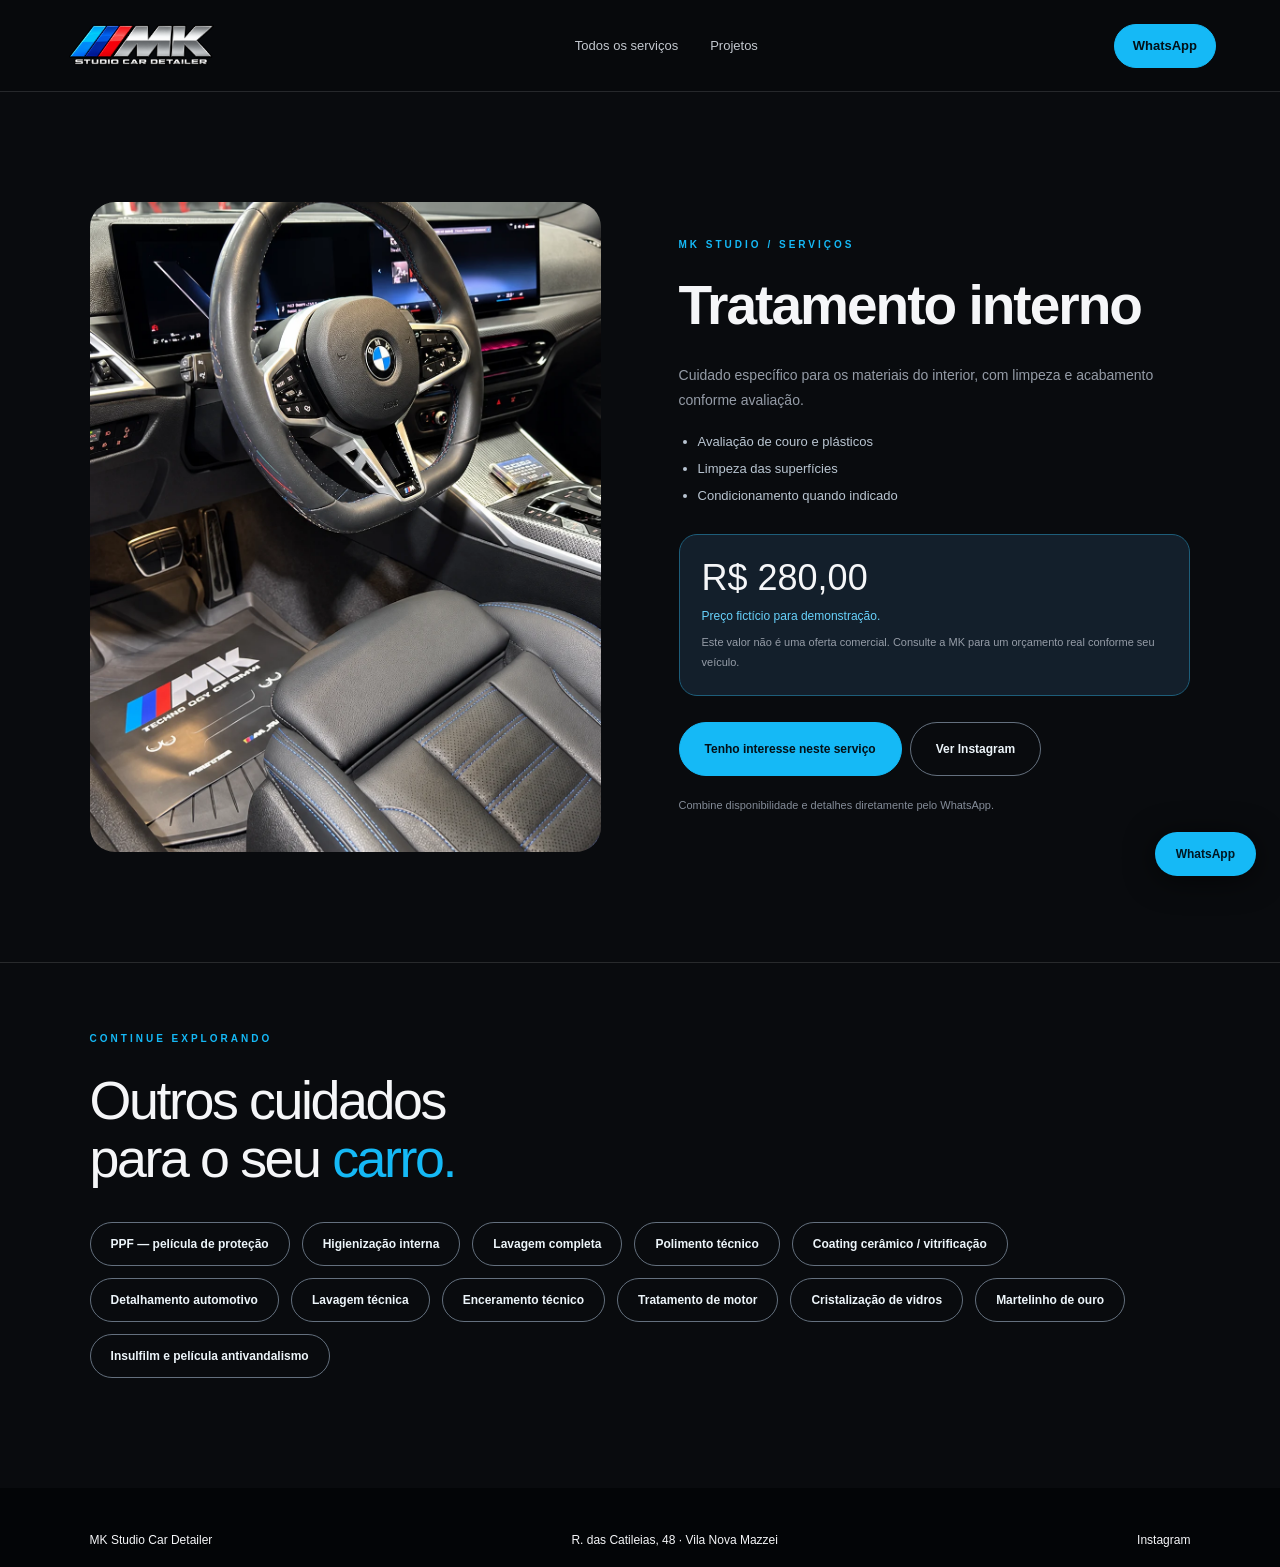
<file: servicos/tratamento-interno.html>
<!doctype html><html lang="pt-BR"><head><meta charset="utf-8"><meta name="viewport" content="width=device-width,initial-scale=1"><meta name="theme-color" content="#090b0e"><title>Tratamento interno | MK Studio Car Detailer</title><meta name="description" content="Cuidado específico para os materiais do interior, com limpeza e acabamento conforme avaliação."><link rel="stylesheet" href="../style.css"></head><body><header><a href="../index.html" aria-label="MK início"><img src="../assets/logo-chrome.webp" alt="MK Studio Car Detailer" width="155" height="74"></a><nav aria-label="Navegação do serviço"><a href="../index.html#servicos">Todos os serviços</a><a href="../index.html#trabalhos">Projetos</a></nav><a class="button small" href="https://wa.me/5511995097206" target="_blank" rel="noopener noreferrer">WhatsApp</a></header><main><section class="section service-detail"><div class="service-detail-image"><img src="../assets/bmw-interior.webp" alt="Tratamento interno — foto do studio" width="900" height="1000"></div><div><div class="eyebrow">MK STUDIO / SERVIÇOS</div><h1>Tratamento interno</h1><p>Cuidado específico para os materiais do interior, com limpeza e acabamento conforme avaliação.</p><ul><li>Avaliação de couro e plásticos</li><li>Limpeza das superfícies</li><li>Condicionamento quando indicado</li></ul><div class="detail-price"><strong>R$ 280,00</strong><span>Preço fictício para demonstração.</span><p>Este valor não é uma oferta comercial. Consulte a MK para um orçamento real conforme seu veículo.</p></div><a class="button" href="https://wa.me/5511995097206?text=Ol%C3%A1%21%20Vi%20no%20site%20e%20me%20interessei%20pelo%20servi%C3%A7o%20de%20Tratamento%20interno.%20Gostaria%20de%20saber%20mais%20e%20solicitar%20um%20or%C3%A7amento%20para%20o%20meu%20ve%C3%ADculo." target="_blank" rel="noopener noreferrer">Tenho interesse neste serviço</a><a class="button secondary" href="https://www.instagram.com/mkstudiocar_detailer/" target="_blank" rel="noopener noreferrer">Ver Instagram</a><small>Combine disponibilidade e detalhes diretamente pelo WhatsApp.</small></div></section><section class="section other-services"><div class="eyebrow">CONTINUE EXPLORANDO</div><h2>Outros cuidados<br>para o seu <em>carro.</em></h2><div class="service-tabs"><a class="button secondary" href="ppf.html">PPF — película de proteção</a><a class="button secondary" href="higienizacao.html">Higienização interna</a><a class="button secondary" href="lavagem-completa.html">Lavagem completa</a><a class="button secondary" href="polimento.html">Polimento técnico</a><a class="button secondary" href="coating.html">Coating cerâmico / vitrificação</a><a class="button secondary" href="detalhamento.html">Detalhamento automotivo</a><a class="button secondary" href="lavagem-tecnica.html">Lavagem técnica</a><a class="button secondary" href="enceramento.html">Enceramento técnico</a><a class="button secondary" href="tratamento-motor.html">Tratamento de motor</a><a class="button secondary" href="cristalizacao-vidros.html">Cristalização de vidros</a><a class="button secondary" href="martelinho.html">Martelinho de ouro</a><a class="button secondary" href="peliculas.html">Insulfilm e película antivandalismo</a></div></section></main><footer><a href="../index.html">MK Studio Car Detailer</a><a href="../index.html#localizacao">R. das Catileias, 48 · Vila Nova Mazzei</a><a href="https://www.instagram.com/mkstudiocar_detailer/" target="_blank" rel="noopener noreferrer">Instagram</a></footer><a class="floating" href="https://wa.me/5511995097206?text=Ol%C3%A1%21%20Vi%20no%20site%20e%20me%20interessei%20pelo%20servi%C3%A7o%20de%20Tratamento%20interno.%20Gostaria%20de%20saber%20mais%20e%20solicitar%20um%20or%C3%A7amento%20para%20o%20meu%20ve%C3%ADculo." target="_blank" rel="noopener noreferrer">WhatsApp</a><script src="../motion.js" defer></script></body></html>
</file>
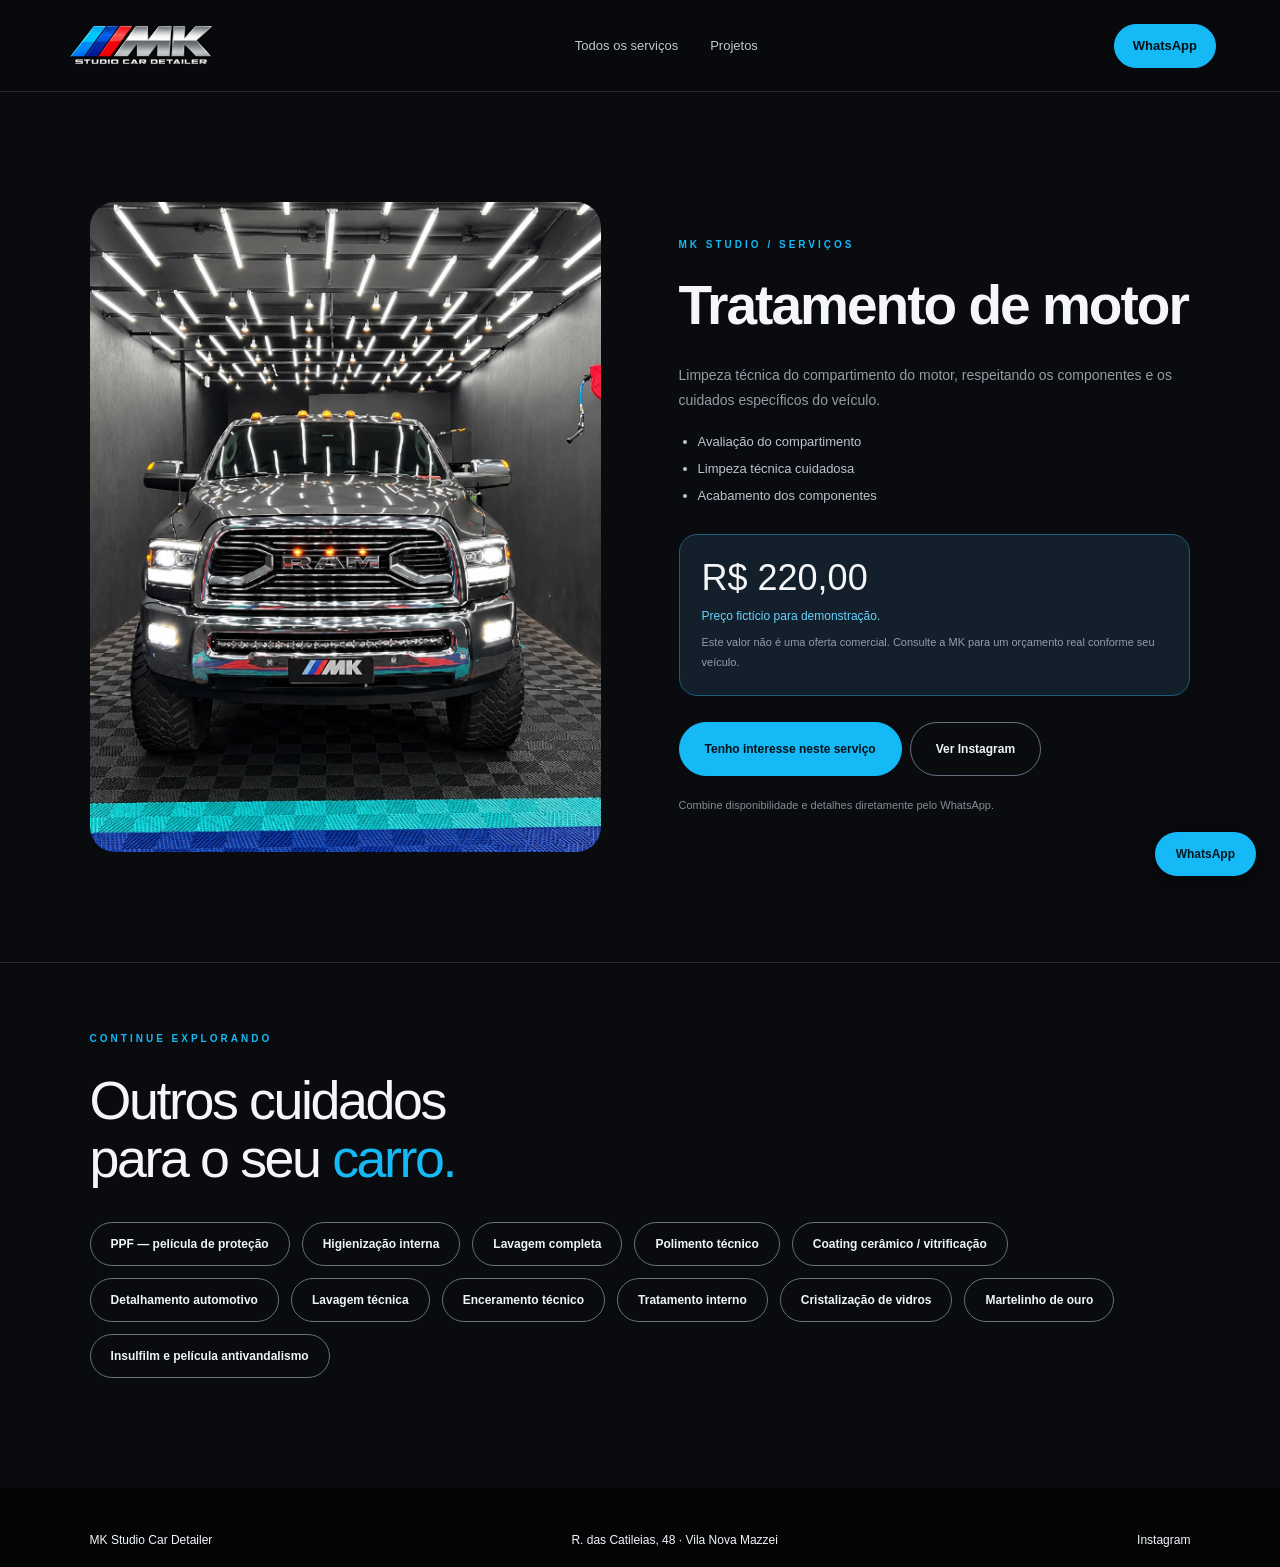
<file: servicos/tratamento-motor.html>
<!doctype html><html lang="pt-BR"><head><meta charset="utf-8"><meta name="viewport" content="width=device-width,initial-scale=1"><meta name="theme-color" content="#090b0e"><title>Tratamento de motor | MK Studio Car Detailer</title><meta name="description" content="Limpeza técnica do compartimento do motor, respeitando os componentes e os cuidados específicos do veículo."><link rel="stylesheet" href="../style.css"></head><body><header><a href="../index.html" aria-label="MK início"><img src="../assets/logo-chrome.webp" alt="MK Studio Car Detailer" width="155" height="74"></a><nav aria-label="Navegação do serviço"><a href="../index.html#servicos">Todos os serviços</a><a href="../index.html#trabalhos">Projetos</a></nav><a class="button small" href="https://wa.me/5511995097206" target="_blank" rel="noopener noreferrer">WhatsApp</a></header><main><section class="section service-detail"><div class="service-detail-image"><img src="../assets/ram.webp" alt="Tratamento de motor — foto do studio" width="900" height="1000"></div><div><div class="eyebrow">MK STUDIO / SERVIÇOS</div><h1>Tratamento de motor</h1><p>Limpeza técnica do compartimento do motor, respeitando os componentes e os cuidados específicos do veículo.</p><ul><li>Avaliação do compartimento</li><li>Limpeza técnica cuidadosa</li><li>Acabamento dos componentes</li></ul><div class="detail-price"><strong>R$ 220,00</strong><span>Preço fictício para demonstração.</span><p>Este valor não é uma oferta comercial. Consulte a MK para um orçamento real conforme seu veículo.</p></div><a class="button" href="https://wa.me/5511995097206?text=Ol%C3%A1%21%20Vi%20no%20site%20e%20me%20interessei%20pelo%20servi%C3%A7o%20de%20Tratamento%20de%20motor.%20Gostaria%20de%20saber%20mais%20e%20solicitar%20um%20or%C3%A7amento%20para%20o%20meu%20ve%C3%ADculo." target="_blank" rel="noopener noreferrer">Tenho interesse neste serviço</a><a class="button secondary" href="https://www.instagram.com/mkstudiocar_detailer/" target="_blank" rel="noopener noreferrer">Ver Instagram</a><small>Combine disponibilidade e detalhes diretamente pelo WhatsApp.</small></div></section><section class="section other-services"><div class="eyebrow">CONTINUE EXPLORANDO</div><h2>Outros cuidados<br>para o seu <em>carro.</em></h2><div class="service-tabs"><a class="button secondary" href="ppf.html">PPF — película de proteção</a><a class="button secondary" href="higienizacao.html">Higienização interna</a><a class="button secondary" href="lavagem-completa.html">Lavagem completa</a><a class="button secondary" href="polimento.html">Polimento técnico</a><a class="button secondary" href="coating.html">Coating cerâmico / vitrificação</a><a class="button secondary" href="detalhamento.html">Detalhamento automotivo</a><a class="button secondary" href="lavagem-tecnica.html">Lavagem técnica</a><a class="button secondary" href="enceramento.html">Enceramento técnico</a><a class="button secondary" href="tratamento-interno.html">Tratamento interno</a><a class="button secondary" href="cristalizacao-vidros.html">Cristalização de vidros</a><a class="button secondary" href="martelinho.html">Martelinho de ouro</a><a class="button secondary" href="peliculas.html">Insulfilm e película antivandalismo</a></div></section></main><footer><a href="../index.html">MK Studio Car Detailer</a><a href="../index.html#localizacao">R. das Catileias, 48 · Vila Nova Mazzei</a><a href="https://www.instagram.com/mkstudiocar_detailer/" target="_blank" rel="noopener noreferrer">Instagram</a></footer><a class="floating" href="https://wa.me/5511995097206?text=Ol%C3%A1%21%20Vi%20no%20site%20e%20me%20interessei%20pelo%20servi%C3%A7o%20de%20Tratamento%20de%20motor.%20Gostaria%20de%20saber%20mais%20e%20solicitar%20um%20or%C3%A7amento%20para%20o%20meu%20ve%C3%ADculo." target="_blank" rel="noopener noreferrer">WhatsApp</a><script src="../motion.js" defer></script></body></html>
</file>
<file: style.css>
:root{--bg:#090b0e;--panel:#101318;--line:#ffffff20;--muted:#959ca7;--blue:#15b9f6;--white:#f5f6f8}*{box-sizing:border-box}html{scroll-behavior:smooth;scroll-padding-top:94px}body{margin:0;background:var(--bg);color:var(--white);font-family:Arial,Helvetica,sans-serif}a{color:inherit;text-decoration:none}button,input,select,textarea{font:inherit}button,a,input,select,textarea{-webkit-tap-highlight-color:transparent}button{cursor:pointer}a:focus-visible,button:focus-visible{outline:2px solid var(--blue);outline-offset:5px}header{height:92px;display:flex;align-items:center;justify-content:space-between;padding:0 5%;border-bottom:1px solid var(--line);background:#080a0deF;position:sticky;top:0;z-index:20}header img{object-fit:cover;width:155px;height:74px}nav{display:flex;gap:32px;font-size:13px;color:#c3c8cf}nav a:hover{color:var(--blue)}.button{background:var(--blue);border:1px solid var(--blue);color:#031017;display:inline-flex;align-items:center;justify-content:space-between;gap:35px;padding:19px 25px;font-size:13px;font-weight:700;min-height:52px;transition:background .2s,transform .2s}.button:hover{background:#79d8fb;transform:translateY(-2px)}.button span{font-size:20px}.small{padding:10px 18px;min-height:44px}.menu{display:none}.hero{min-height:700px;height:calc(100svh - 92px);max-height:950px;position:relative;display:flex;align-items:center;overflow:hidden}.hero-photo{position:absolute;width:100%;height:100%;object-fit:cover;object-position:center 57%;filter:brightness(.75)}.hero-shade{position:absolute;inset:0;background:linear-gradient(90deg,#06090df2 0%,#080c10b5 38%,#080c1020 80%),linear-gradient(0deg,#090b0e,transparent 35%)}.hero-copy{position:relative;padding:30px 7%;width:100%}.eyebrow{font-size:10px;letter-spacing:3px;color:var(--blue);font-weight:700;margin-bottom:27px;display:flex;align-items:center;gap:12px}.eyebrow i{width:6px;height:6px;background:var(--blue);border-radius:100%;box-shadow:0 0 15px var(--blue)}h1{font-size:clamp(64px,7.7vw,118px);letter-spacing:-6px;font-weight:600;line-height:.98;margin:0 0 28px}em{font-style:normal;color:var(--blue)}.hero-copy p{font-size:17px;line-height:1.8;color:#c0c5cc}.actions{display:flex;align-items:center;gap:30px;margin-top:35px}.text-link{font-size:13px;background:none;border:0;padding:12px 0;color:inherit;display:inline-flex;gap:24px}.hero-bottom{position:absolute;bottom:30px;left:7%;right:7%;border-top:1px solid var(--line);padding-top:22px;display:flex;justify-content:space-between;font-size:10px;letter-spacing:1.4px;color:#c1c6ce}.hero-bottom a{font-size:24px}.strip{padding:27px 6%;display:flex;justify-content:space-between;gap:20px;border-bottom:1px solid var(--line);font-size:10px;letter-spacing:2px;color:#a5acb6;align-items:center}.strip b{color:var(--blue);font-size:18px}.section{padding:110px 7%;scroll-margin-top:0}.section-heading{display:flex;align-items:end;justify-content:space-between;gap:50px;margin-bottom:48px}h2{font-weight:500;font-size:clamp(38px,4.2vw,64px);letter-spacing:-2.4px;line-height:1.08;margin:0}p{color:var(--muted);font-size:14px;line-height:1.8}.section-heading>p,.section-heading>div:last-child:not(:first-child){max-width:340px}.section-heading small,small{display:block;color:#848c98;font-size:11px;line-height:1.7;margin-top:12px}.services{display:grid;grid-template-columns:repeat(4,1fr);border:1px solid var(--line)}.services article{position:relative;padding:32px 27px;border-right:1px solid var(--line);background:linear-gradient(140deg,#161b23,#0e1014);transition:background .2s}.services article:last-child{border:0}.services article:hover{background:#14212c}.num{font-size:10px;color:#737d8c}.symbol{font-size:40px;color:var(--blue);margin:30px 0}.services h3{font-size:18px;font-weight:500;letter-spacing:-.4px}.services p{font-size:12px;min-height:90px}.services a{display:flex;justify-content:space-between;border-top:1px solid var(--line);padding-top:22px;margin-top:28px;font-size:11px}.gallery-section{background:#0d1014;border-block:1px solid var(--line)}.gallery{display:grid;grid-template-columns:1.25fr 1fr;gap:24px}.gallery-item{background:#141920;padding:0;text-align:left;border:0;position:relative;overflow:hidden;height:420px;color:white}.gallery-item img{width:100%;height:100%;object-fit:cover;transition:transform .6s;filter:brightness(.8)}.gallery-item:hover img{transform:scale(1.04)}.gallery-item:after{content:'';position:absolute;inset:35% 0 0;background:linear-gradient(transparent,#05080df2)}.gallery-item>span{position:absolute;bottom:32px;left:28px;z-index:1}.gallery-item b{font-size:20px;font-weight:500}.gallery-item small{font-size:9px;letter-spacing:1.8px;color:#bac5cf}.gallery-item i{position:absolute;right:26px;bottom:35px;z-index:1;font-style:normal;font-size:25px}.studio{display:grid;grid-template-columns:1fr 1fr;gap:9%;align-items:center}.studio-brand{aspect-ratio:1/1;display:flex;flex-direction:column;align-items:center;justify-content:center;background:#020304;border:1px solid var(--line);position:relative}.studio-brand:before{content:'';position:absolute;top:-1px;left:-1px;width:70px;height:2px;background:linear-gradient(90deg,var(--blue),#134bb5,#f00)}.studio-brand img{width:100%;height:auto}.studio-brand>span{color:#76808c;font-size:9px;letter-spacing:3px}.studio p{margin-top:25px}.principle{border-top:1px solid var(--line);padding:22px 0 0;margin-top:25px;display:flex;gap:24px}.principle>span{font-size:11px;color:var(--blue);margin-top:3px}.principle h3{font-size:16px;font-weight:500;margin:0}.principle p{font-size:12px;margin:7px 0}.booking{display:grid;grid-template-columns:1fr 1fr;gap:10%;background:radial-gradient(ellipse at 0% 80%,#06334650,transparent 50%),#10141a;border-block:1px solid var(--line)}.booking>div>p{max-width:340px;margin-top:25px}.booking-note{display:flex;gap:22px;align-items:center;margin-top:55px}.booking-note>span{color:var(--blue);font-size:32px}.booking-note p{font-size:12px}form{display:grid;gap:18px}label{display:block;font-size:11px;color:#cbd0d7}input,select,textarea{width:100%;border:1px solid #ffffff25;background:#090c11;color:white;padding:15px 13px;margin-top:9px;border-radius:0;font-size:12px;color-scheme:dark}input:focus,select:focus,textarea:focus{outline:1px solid var(--blue);border-color:var(--blue)}textarea{resize:vertical}.form-row{display:grid;grid-template-columns:1fr 1fr;gap:16px}.optional{color:#737d8a}form .button{width:100%}form small{margin:0}.location{display:grid;grid-template-columns:1fr 1.3fr;gap:70px;align-items:center}.location-art{min-height:330px;position:relative;background:#101720;overflow:hidden;border:1px solid var(--line)}.map-grid{position:absolute;inset:-100px;background:repeating-linear-gradient(20deg,transparent 0px,transparent 65px,#73849b18 66px,#73849b18 73px,transparent 74px),repeating-linear-gradient(115deg,transparent 0px,transparent 70px,#73849b18 71px,#73849b18 80px,transparent 81px);mask-image:radial-gradient(black,transparent)}.map-mark{position:absolute;inset:0;display:flex;align-items:center;justify-content:center;flex-direction:column;font-size:45px;font-weight:bold;font-style:italic;color:#fff;text-shadow:0 0 45px #0b98ff}.map-mark span{font-size:8px;letter-spacing:3px;margin-top:5px;font-style:normal}.map-mark small{font-style:normal;font-weight:normal}footer{padding:45px 7% 20px;background:#030507;display:flex;align-items:center;justify-content:space-between;flex-wrap:wrap}footer img{object-fit:cover}footer p,footer a{font-size:12px}.footer-bottom{width:100%;display:flex;justify-content:space-between;border-top:1px solid var(--line);padding-top:25px;margin-top:30px;font-size:9px;letter-spacing:1px;color:#78818d}.floating{position:fixed;right:24px;bottom:24px;z-index:15;background:var(--blue);padding:15px 21px;color:#001722;font-size:12px;font-weight:bold;box-shadow:0 4px 30px #0009}.floating span{margin-left:15px}dialog{border:1px solid #ffffff30;background:#10161e;color:white;max-width:570px;width:90%;padding:38px}dialog::backdrop{background:#000d;backdrop-filter:blur(5px)}.close{position:absolute;right:10px;top:6px;background:none;border:0;color:white;font-size:32px}#lightbox{max-width:1100px;padding:35px 10px 10px}#lightbox img{max-height:80vh;width:100%;object-fit:contain}#request h3{font-size:28px;font-weight:500}#request .button{margin-top:20px}.reveal{opacity:0;transform:translateY(20px);transition:opacity .7s,transform .7s}.reveal.visible{opacity:1;transform:none}@media(min-width:1600px){.section,header,footer{padding-left:max(7%,calc((100vw - 1400px)/2));padding-right:max(7%,calc((100vw - 1400px)/2))}}@media(max-width:950px){nav{gap:18px}.services{grid-template-columns:1fr 1fr}.services article:nth-child(2){border-right:0}.services article:nth-child(-n+2){border-bottom:1px solid var(--line)}.studio,.booking{gap:6%}.section{padding:80px 6%}.gallery-item{height:350px}h1{letter-spacing:-4px}.hero{min-height:640px}.section-heading{gap:30px}}@media(max-width:650px){header{height:76px;padding:0 5%}header img{width:125px;height:65px}header .small{margin-left:auto;margin-right:15px;padding:8px 12px;font-size:10px;min-height:38px;gap:12px}.menu{display:block;background:none;border:0;color:white;font-size:23px}nav{display:none;position:absolute;top:76px;left:0;right:0;background:#10151c;padding:25px;flex-direction:column;border-bottom:1px solid var(--line)}nav.open{display:flex}.hero{height:calc(90svh - 76px);min-height:620px}.hero-copy{padding:20px 6%}.hero-photo{object-position:62% center}.hero-shade{background:linear-gradient(90deg,#06090dd9,#06090d65),linear-gradient(0deg,#090b0e,transparent 70%)}h1{font-size:67px;letter-spacing:-3.5px}.hero-copy p{font-size:14px}.hero-bottom{left:6%;right:6%;font-size:8px;bottom:25px}.hero-bottom>span:nth-child(2){display:none}.actions{gap:18px;flex-wrap:wrap}.button{padding:16px 20px;gap:20px}.text-link{font-size:11px}.eyebrow{letter-spacing:2px;font-size:9px}.strip{flex-wrap:wrap;justify-content:center;padding:22px 5%;font-size:8px;gap:14px}.strip>span:last-child,.strip>b:last-of-type{display:none}.section{padding:65px 6%}.section-heading{display:block;margin-bottom:32px}.section-heading>p,.section-heading>div:last-child:not(:first-child){margin-top:24px}h2{font-size:42px;letter-spacing:-1.7px}.services article{padding:22px 18px}.services h3{font-size:16px}.services p{font-size:11px;min-height:100px}.services a{font-size:10px}.symbol{margin:22px 0}.gallery{grid-template-columns:1fr;gap:16px}.gallery-item{height:300px}.studio,.booking,.location{grid-template-columns:1fr;gap:40px}.studio-brand{aspect-ratio:1.4/1}.booking-note{margin-top:25px}.location-art{min-height:270px}footer{gap:12px}footer>p{display:none}.footer-bottom{font-size:8px;gap:15px}.floating{right:16px;bottom:16px}.form-row{gap:12px}dialog{padding:30px 22px}}@media(prefers-reduced-motion:reduce){html{scroll-behavior:auto}*,*:before,*:after{transition:none!important}.reveal{opacity:1;transform:none}}
header img,footer img{object-fit:contain}.studio-brand img{width:88%;margin-bottom:35px}
/* Serviços com fotografia e cartões arredondados. */
.services{grid-template-columns:repeat(3,minmax(0,1fr));gap:26px;border:0}.services article,.services article:last-child,.services article:nth-child(-n+2){padding:0;border:1px solid #ffffff20;border-radius:20px;overflow:hidden;background:#11161d;display:flex;flex-direction:column}.services article:hover{background:#16202b}.service-photo{height:235px;position:relative;overflow:hidden}.service-photo img{width:100%;height:100%;object-fit:cover;object-position:center 60%;transition:transform .6s}.services article:hover img{transform:scale(1.04)}.service-photo:after{content:'';position:absolute;inset:50% 0 0;background:linear-gradient(transparent,#0008)}.service-badge{position:absolute;bottom:18px;left:24px;font-size:9px;letter-spacing:2px;z-index:1;background:#090e15b0;padding:8px 10px;border-radius:5px;color:#d9edf6}.service-body{padding:25px;display:flex;flex-direction:column;flex:1}.services h3{font-size:20px;margin:0 0 13px;line-height:1.4}.services p{font-size:13px;min-height:0;margin:0 0 24px;flex:1}.services a{margin:0;padding-top:18px;font-size:12px}.gallery{grid-template-columns:repeat(3,minmax(0,1fr));gap:22px}.gallery-item{height:410px;border-radius:16px}.gallery-item img{object-position:center 60%}.gallery-item b{font-size:16px}.gallery-item>span{left:23px;bottom:25px}.gallery-item small{font-size:8px}.location-art{height:370px;border-radius:20px}.location-art iframe{width:100%;height:100%;border:0;display:block}.map-caption{position:absolute;bottom:16px;left:16px;right:16px;padding:17px 20px;background:#0b1018f2;border:1px solid #ffffff25;border-radius:12px;font-size:12px;display:flex;justify-content:space-between}.maps-link{margin-top:15px;font-size:12px}.hero-photo{left:39%;width:61%;object-position:center 57%;filter:brightness(.9)}.hero-shade{background:linear-gradient(90deg,#090b0e 0%,#090b0ef5 27%,#090b0eb8 43%,#090b0e08 70%),linear-gradient(0deg,#090b0e,transparent 23%)}.hero-copy{pointer-events:none}.hero-copy a{pointer-events:auto}.hero-copy h1{font-size:clamp(64px,6.6vw,103px)}.hero-copy p{max-width:420px}@media(max-width:950px){.services{grid-template-columns:repeat(2,minmax(0,1fr));gap:20px}.gallery{grid-template-columns:repeat(2,minmax(0,1fr))}.hero-photo{left:25%;width:75%}.hero-shade{background:linear-gradient(90deg,#090b0ef5,#090b0e90 42%,#090b0e20),linear-gradient(0deg,#090b0e,transparent 40%)}}@media(max-width:650px){.services{grid-template-columns:1fr;gap:23px}.service-photo{height:260px}.service-body{padding:25px}.services h3{font-size:22px}.services p{font-size:13px;min-height:0}.services a{font-size:12px}.gallery{gap:12px}.gallery-item{height:290px}.gallery-item b{font-size:12px}.gallery-item>span{left:13px;right:12px;bottom:20px}.gallery-item i{display:none}.gallery-item small{font-size:6px;letter-spacing:1px}.hero{min-height:740px;align-items:flex-start;height:auto;padding-bottom:300px}.hero-copy{padding-top:45px}.hero-copy h1{font-size:64px}.hero-copy p{font-size:14px}.hero-photo{left:0;top:auto;bottom:0;width:100%;height:470px;object-position:center 57%}.hero-shade{background:linear-gradient(180deg,#090b0e 0%,#090b0e 26%,#090b0ed9 40%,#090b0e10 65%,#090b0e 100%)}.hero-bottom{bottom:18px}.location-art{height:340px}}
.button,.floating,.text-link,.services a,button.menu{border-radius:999px}.services a.button{display:flex;justify-content:center;margin-top:20px;padding:13px 18px;color:#031017}.price{margin-top:auto}.price strong{font-size:24px;font-weight:500}.price small{font-size:10px;margin-top:4px;color:#bac5d0}.services p{flex:initial}.services .service-body{gap:0}.services .price{margin-top:auto}.secondary{background:transparent;color:#edf5fa;border:1px solid #64707e}.secondary:hover{background:#1c2c3a;color:white}.social-links{display:flex;gap:12px}.social-links .button{font-size:11px;padding:13px 20px}.hero-bottom>a{display:none}.gallery-item i{display:none}.booking-note{display:none}#agendamento .form-row:has(select[name=period]){display:block}.reviews-section{background:#0d1117;border-block:1px solid var(--line)}.google-rating strong{font-size:46px;font-weight:500}.google-rating strong span{color:#fbbc04;font-size:22px;letter-spacing:3px}.google-rating p{margin:7px 0}.google-rating small{font-size:10px}.reviews-track{display:flex;gap:22px;overflow-x:auto;scroll-snap-type:x mandatory;padding:4px 2px 22px;scrollbar-color:#1b83a9 #131b24;scrollbar-width:thin}.review-card{flex:0 0 calc((100% - 44px)/3);scroll-snap-align:start;background:#141b24;border:1px solid #ffffff20;border-radius:20px;padding:30px;display:flex;flex-direction:column}.stars{color:#fbbc04;letter-spacing:3px;font-size:15px}.stars span{letter-spacing:0;color:#b4bfcb;margin-left:10px;font-size:11px}.review-card p{font-size:13px;line-height:1.8;color:#d5dce4;flex:1}.review-card h3{font-size:14px;margin:20px 0 0;font-weight:500}.review-card small{font-size:10px;margin-top:7px}.review-controls{display:flex;justify-content:space-between;gap:20px;margin-top:27px;align-items:center}.review-controls>div{display:flex;gap:12px}.review-controls .button{padding:12px 22px;min-height:44px;font-size:11px}.service-detail{display:grid;grid-template-columns:1fr 1fr;gap:7%;align-items:center;min-height:80vh}.service-detail-image{height:650px;border-radius:25px;overflow:hidden}.service-detail-image img{width:100%;height:100%;object-fit:cover;object-position:center 55%}.service-detail h1{font-size:clamp(40px,4.3vw,68px);letter-spacing:-2px;line-height:1.05}.service-detail ul{padding-left:19px;color:#b9c5d1;font-size:13px;line-height:2.1}.service-detail .button{margin:8px 8px 8px 0;font-size:12px}.detail-price{background:#131f2b;border:1px solid #1d5d79;border-radius:18px;padding:22px;margin:25px 0 18px}.detail-price strong{font-size:36px;font-weight:500;display:block}.detail-price span{color:#67d1fb;font-size:12px;display:block;margin-top:10px}.detail-price p{font-size:11px;margin:10px 0 0}.service-tabs{display:flex;gap:12px;flex-wrap:wrap;margin-top:35px}.service-tabs .button{font-size:12px;padding:12px 20px;min-height:44px}.other-services{padding-top:20px}.service-detail+section{border-top:1px solid var(--line);padding-top:70px}@media(max-width:950px){.review-card{flex-basis:calc((100% - 22px)/2)}.service-detail{gap:35px}.service-detail-image{height:570px}nav{gap:17px;font-size:12px}}@media(max-width:650px){.review-card{flex-basis:90%;padding:25px}.review-controls{align-items:flex-start;flex-wrap:wrap}.review-controls .button{padding:12px 18px}.google-rating{margin-top:28px}.service-detail{grid-template-columns:1fr;padding-top:30px}.service-detail-image{height:400px}.service-detail h1{font-size:46px}.service-detail .button{display:flex;justify-content:center}.service-detail header nav{display:none}.social-links .button{padding:10px 14px}.hero-copy .actions{gap:12px}.hero-copy .button{font-size:11px}.other-services h2{font-size:36px}.services .service-body{min-height:315px}}
/* Fondu da fotografia: a própria borda se dissolve no fundo. */
.hero-photo{-webkit-mask-image:linear-gradient(90deg,transparent 0%,#000 35%,#000 100%);mask-image:linear-gradient(90deg,transparent 0%,#000 35%,#000 100%)}
.hero-shade{background:linear-gradient(90deg,#090b0e 0%,#090b0ef5 28%,#090b0e90 46%,#090b0e15 67%,transparent 100%),linear-gradient(0deg,#090b0e,transparent 25%)}
@keyframes text-arrive{from{opacity:0;transform:translate3d(0,24px,0)}to{opacity:1;transform:translate3d(0,0,0)}}
.hero-copy>.eyebrow,.hero-copy>h1,.hero-copy>p,.hero-copy>.actions{animation:text-arrive .9s cubic-bezier(.2,.7,.2,1) both}.hero-copy>.eyebrow{animation-delay:.08s}.hero-copy>h1{animation-delay:.18s}.hero-copy>p{animation-delay:.34s}.hero-copy>.actions{animation-delay:.48s}
.scroll-text{opacity:0;transform:translate3d(0,20px,0);transition:opacity .75s ease,transform .75s cubic-bezier(.2,.7,.2,1)}.scroll-text.in-view{opacity:1;transform:translate3d(0,0,0)}.section h2.scroll-text{transition-delay:.07s}.section-heading p.scroll-text,.service-body p.scroll-text{transition-delay:.12s}.section-heading small.scroll-text,.service-body .price.scroll-text{transition-delay:.18s}
@media(max-width:950px){.hero-photo{-webkit-mask-image:linear-gradient(90deg,transparent,#000 40%,#000);mask-image:linear-gradient(90deg,transparent,#000 40%,#000)}}
@media(max-width:650px){.hero-photo{-webkit-mask-image:linear-gradient(180deg,transparent,#000 28%,#000 86%,transparent);mask-image:linear-gradient(180deg,transparent,#000 28%,#000 86%,transparent)}.hero-shade{background:linear-gradient(180deg,#090b0e 0%,#090b0e 26%,#090b0ed9 40%,#090b0e10 65%,#090b0e 100%)}}
@media(prefers-reduced-motion:reduce){.hero-copy>.eyebrow,.hero-copy>h1,.hero-copy>p,.hero-copy>.actions{animation:none!important}.scroll-text{opacity:1;transform:none;transition:none!important}}
</file>
